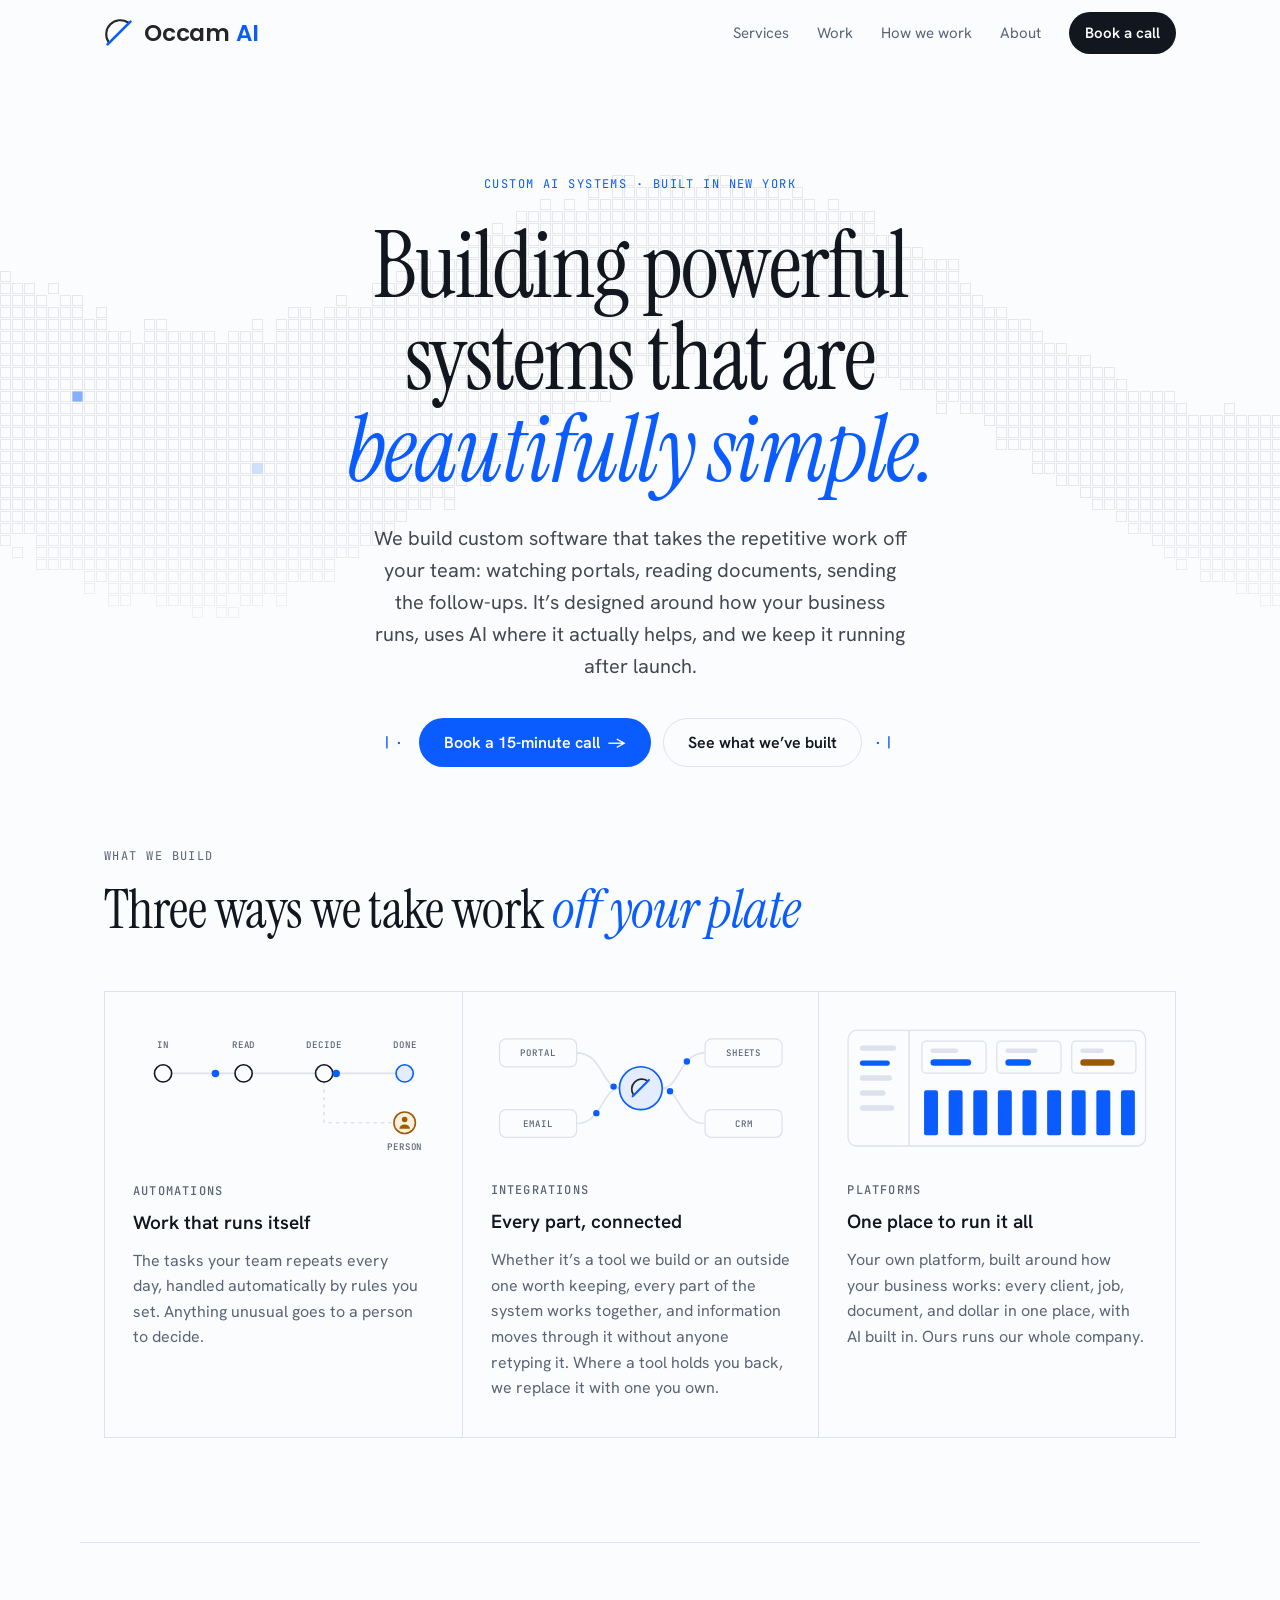
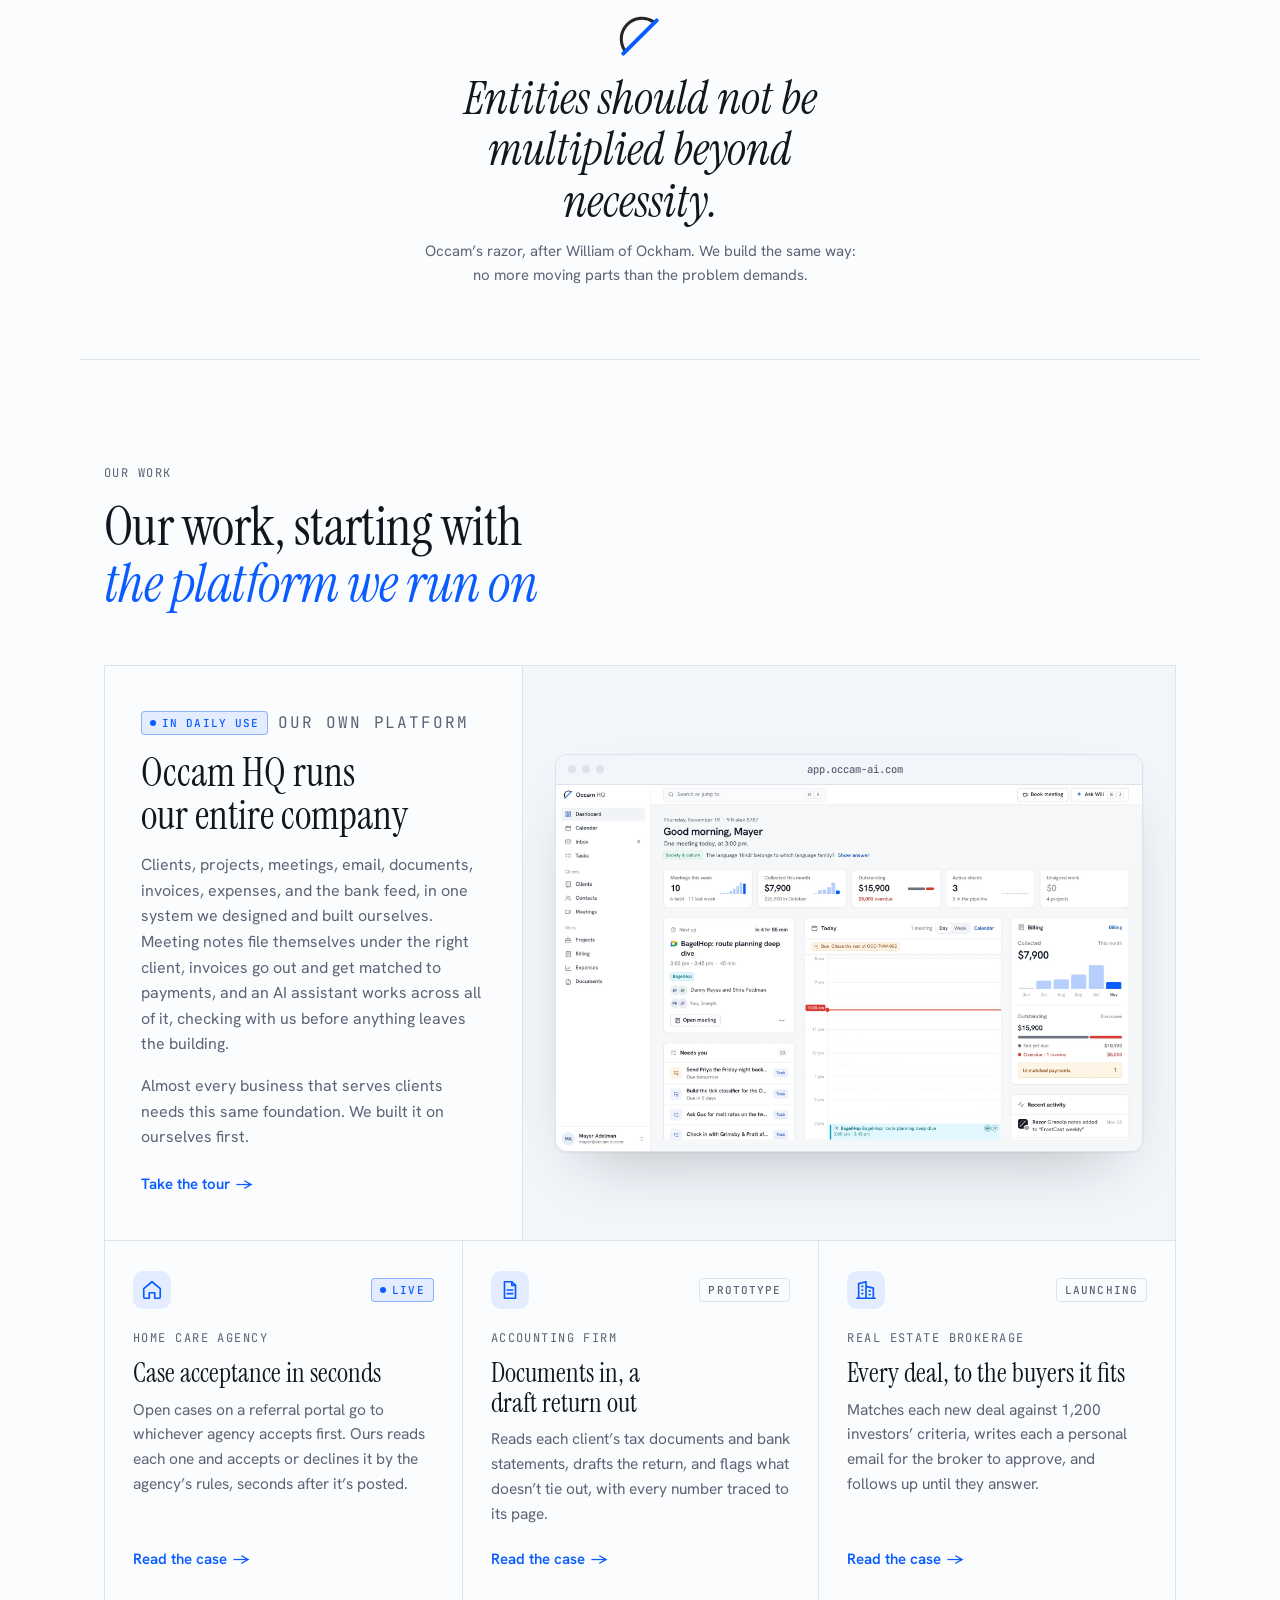
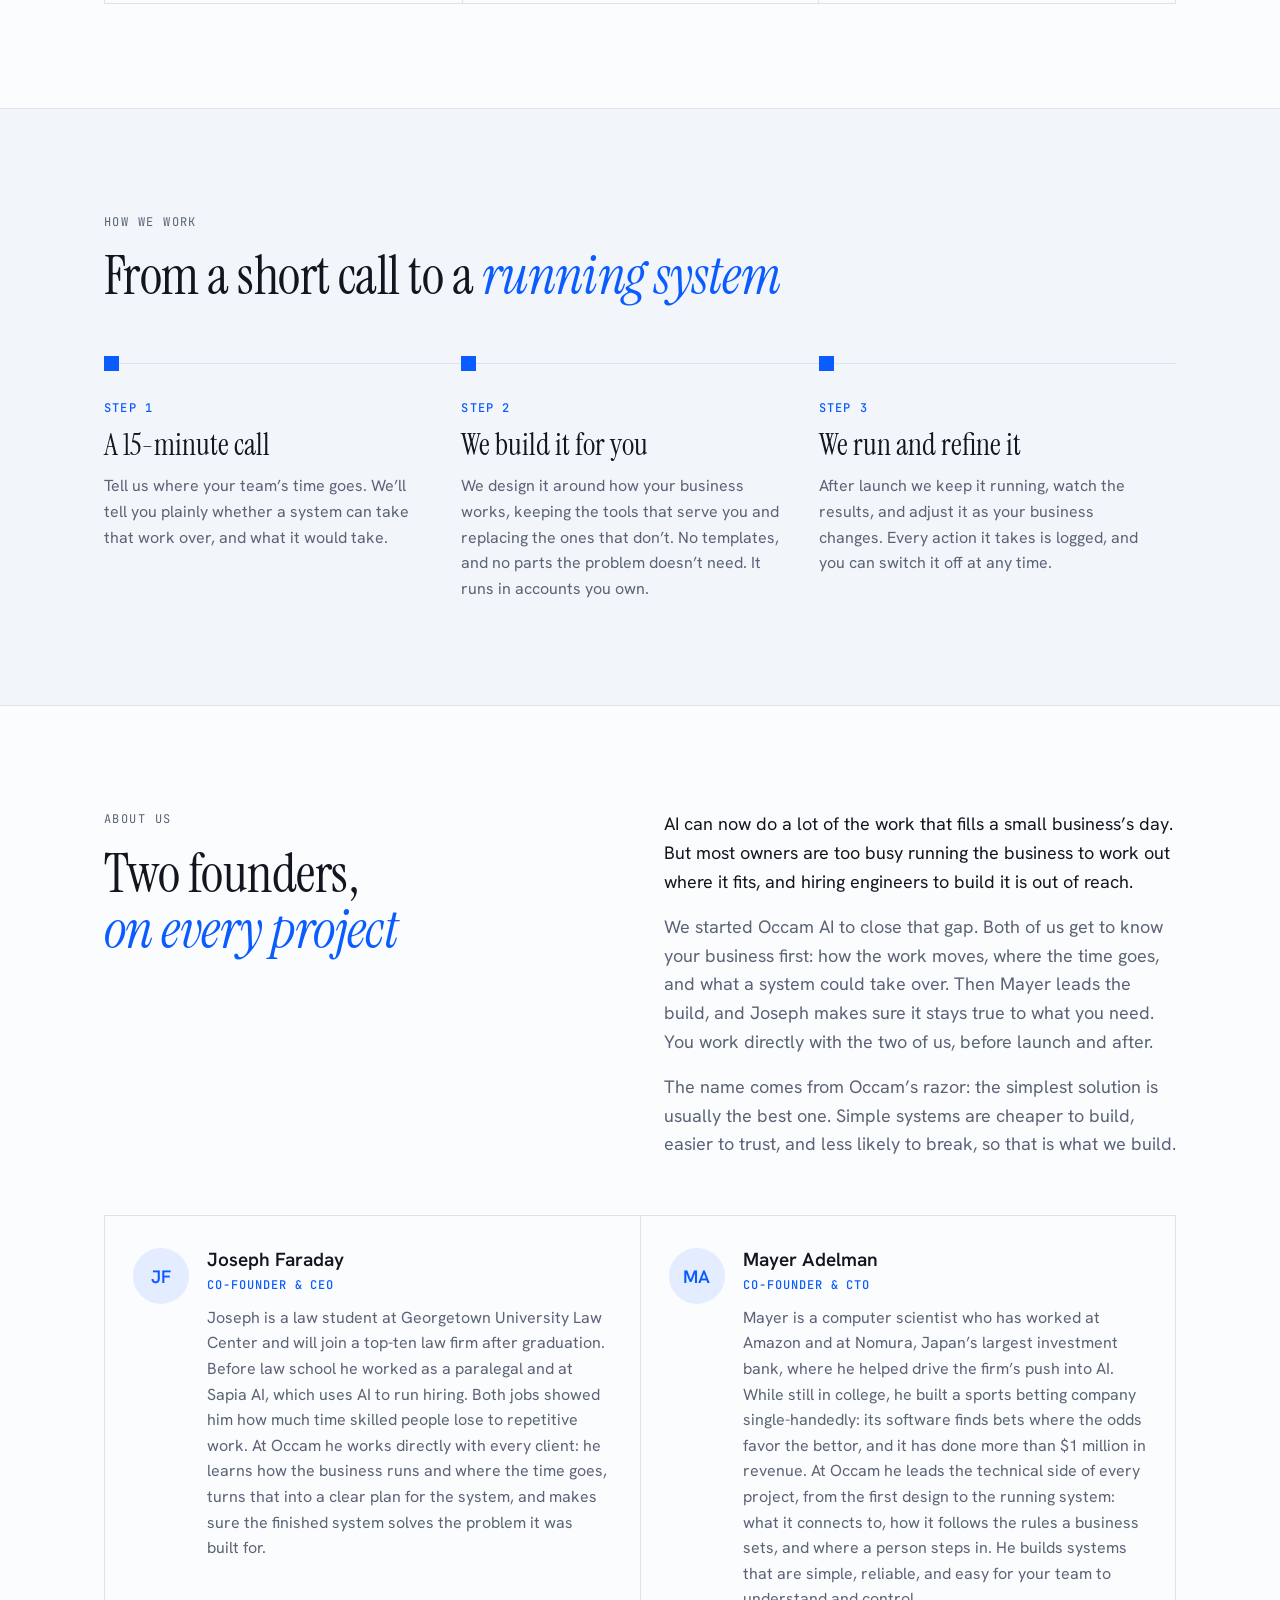
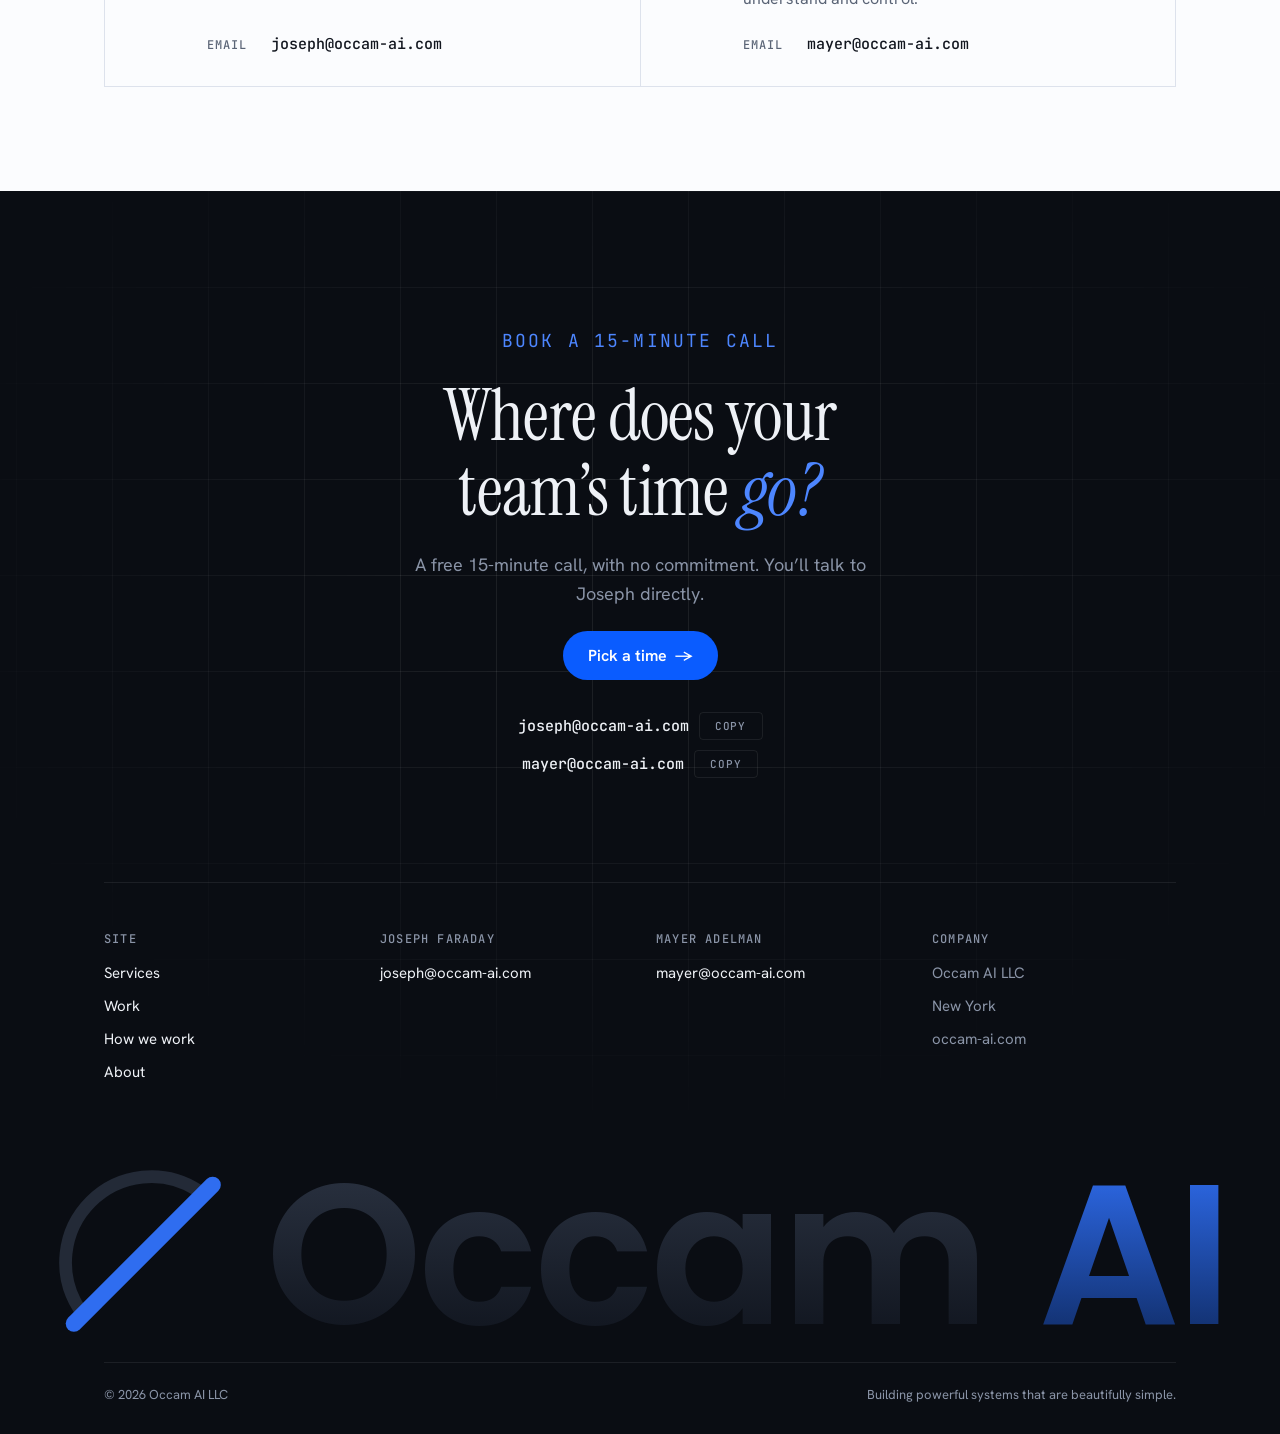
<file: index.html>
<!doctype html>
<html lang="en">
<head>
<meta charset="utf-8">
<meta name="viewport" content="width=device-width, initial-scale=1, viewport-fit=cover">
<title>Occam AI | Custom AI systems for small and mid-sized businesses</title>
<meta name="description" content="Occam AI builds and runs custom AI systems that take repetitive work off small and mid-sized businesses: automations, integrations, and custom platforms. Based in New York.">
<meta property="og:title" content="Occam AI | Building powerful systems that are beautifully simple">
<meta property="og:description" content="Custom AI systems that take repetitive work off small and mid-sized businesses: automations, integrations, and custom platforms.">
<meta property="og:type" content="website">
<meta property="og:url" content="https://occam-ai.com/">
<meta property="og:site_name" content="Occam AI">
<meta property="og:image" content="https://occam-ai.com/brand/occam-og.png">
<meta property="og:image:width" content="1200">
<meta property="og:image:height" content="630">
<meta property="og:image:alt" content="Occam AI: building powerful systems that are beautifully simple.">
<meta name="twitter:card" content="summary_large_image">
<meta name="twitter:image" content="https://occam-ai.com/brand/occam-og.png">
<link rel="canonical" href="https://occam-ai.com/">
<meta name="theme-color" content="#fbfcfe" media="(prefers-color-scheme: light)">
<meta name="theme-color" content="#0c0f15" media="(prefers-color-scheme: dark)">
<link rel="apple-touch-icon" href="/brand/occam-mark-dark-1024.png">
<script type="application/ld+json">{"@context":"https://schema.org","@type":"Organization","name":"Occam AI","legalName":"Occam AI LLC","url":"https://occam-ai.com/","logo":"https://occam-ai.com/brand/occam-mark-dark-1024.png","email":"joseph@occam-ai.com","address":{"@type":"PostalAddress","addressRegion":"NY","addressCountry":"US"}}</script>
<link rel="icon" href="data:image/svg+xml,%3Csvg xmlns=%27http://www.w3.org/2000/svg%27 viewBox=%270 0 100 100%27%3E%3Cpath d=%27M80 15 A47 47 0 0 0 15 80%27 fill=%27none%27 stroke=%27%23262626%27 stroke-width=%278%27 stroke-linecap=%27round%27/%3E%3Cline x1=%2788%27 y1=%2712%27 x2=%2712%27 y2=%2788%27 stroke=%27%230a5cff%27 stroke-width=%2710%27 stroke-linecap=%27round%27/%3E%3C/svg%3E">
<link rel="preconnect" href="https://fonts.googleapis.com">
<link rel="preconnect" href="https://fonts.gstatic.com" crossorigin>
<link rel="stylesheet" href="https://fonts.googleapis.com/css2?family=Poppins:wght@600&family=Hanken+Grotesk:wght@400;500;600;700&family=Instrument+Serif:ital@0;1&family=JetBrains+Mono:wght@400;500&display=swap">
<link rel="stylesheet" href="/site.css">
</head>
<body>
<a class="skip" href="#top">Skip to content</a>

<header class="nav">
  <div class="wrap">
    <a class="wordmark" href="#top" aria-label="Occam AI home"><svg class="mark" viewBox="0 0 100 100" aria-hidden="true"><path d="M80 15 A47 47 0 0 0 15 80" fill="none" stroke="currentColor" stroke-width="7" stroke-linecap="round"/><line x1="88" y1="12" x2="12" y2="88" stroke="var(--accent)" stroke-width="9" stroke-linecap="round"/></svg><b>Occam</b> <span>AI</span></a>
    <nav aria-label="Main">
      <a href="#services">Services</a>
      <a href="#work">Work</a>
      <a href="#process">How we work</a>
      <a href="#about">About</a>
      <a class="nav-cta" href="https://calendar.google.com/calendar/appointments/schedules/AcZssZ1BsZFPQtZ1KyxTqXxMqfq23Ot45t5nYzURJD05WegzdyhnSSpEqZoWFcHmvjwesI8s2moPnXZu" target="_blank" rel="noopener">Book a call</a>
    </nav>
  </div>
</header>

<main id="top">
  <section class="hero" id="hero">
    <canvas id="grid" aria-hidden="true"></canvas>
    <div class="wrap">
      <div class="hero-inner">
        <p class="eyebrow blue">Custom AI systems &middot; Built in New York</p>
        <h1>Building powerful systems that are <em>beautifully simple.</em></h1>
        <p class="lede">We build custom software that takes the repetitive work off your team: watching portals, reading documents, sending the follow-ups. It&rsquo;s designed around how your business runs, uses AI where it actually helps, and we keep it running after launch.</p>
        <div class="actions">
          <span class="ticks" aria-hidden="true">|&middot;</span>
          <a class="btn btn-primary" href="https://calendar.google.com/calendar/appointments/schedules/AcZssZ1BsZFPQtZ1KyxTqXxMqfq23Ot45t5nYzURJD05WegzdyhnSSpEqZoWFcHmvjwesI8s2moPnXZu" target="_blank" rel="noopener">Book a 15-minute call <span class="arrow" aria-hidden="true">&rarr;</span></a>
          <a class="btn btn-ghost" href="#work">See what we&rsquo;ve built</a>
          <span class="ticks" aria-hidden="true">&middot;|</span>
        </div>
      </div>
    </div>
  </section>

  <section id="services">
    <div class="wrap">
      <div class="section-head reveal">
        <p class="eyebrow">What we build</p>
        <h2>Three ways we take work <em>off your plate</em></h2>
      </div>
      <div class="services reveal">
        <div class="service">
          <svg class="viz" viewBox="0 0 280 120" aria-hidden="true">
            <text x="28" y="22" text-anchor="middle">IN</text><text x="103" y="22" text-anchor="middle">READ</text><text x="178" y="22" text-anchor="middle">DECIDE</text><text x="253" y="22" text-anchor="middle">DONE</text>
            <path class="wire" d="M28 46 H253"/><path class="wire d" d="M178 54 V92 H243"/>
            <circle class="node" cx="28" cy="46" r="8"/><circle class="node" cx="103" cy="46" r="8"/><circle class="node" cx="178" cy="46" r="8"/><circle class="node b" cx="253" cy="46" r="8"/>
            <circle class="node a" cx="253" cy="92" r="10"/><circle class="filla" cx="253" cy="89" r="2.6"/><path class="filla" d="M248 97.5a5 4 0 0 1 10 0z"/>
            <text x="253" y="117" text-anchor="middle">PERSON</text>
            <circle class="fillb" r="3.5"><animateMotion dur="3s" repeatCount="indefinite" path="M28 46 H253"/></circle>
            <circle class="fillb" r="3.5" opacity="0"><set attributeName="opacity" to="1" begin="1.5s"/><animateMotion dur="3s" begin="1.5s" repeatCount="indefinite" path="M28 46 H253"/></circle>
            <circle class="filla" r="3.5" opacity="0"><animateMotion dur="9s" begin="2.2s" repeatCount="indefinite" path="M28 46 H178 V92 H243" keyPoints="0;1;1" keyTimes="0;.42;1" calcMode="linear"/><animate attributeName="opacity" dur="9s" begin="2.2s" repeatCount="indefinite" values="1;1;0;0" keyTimes="0;.42;.5;1"/></circle>
          </svg>
          <p class="label">Automations</p>
          <h3>Work that runs itself</h3>
          <p>The tasks your team repeats every day, handled automatically by rules you set. Anything unusual goes to a person to decide.</p>
        </div>
        <div class="service">
          <svg class="viz" viewBox="0 0 280 120" aria-hidden="true">
            <path class="wire" d="M80 27 C104 27 104 60 120 60"/><path class="wire" d="M80 93 C104 93 104 60 120 60"/><path class="wire" d="M200 27 C176 27 176 60 160 60"/><path class="wire" d="M200 93 C176 93 176 60 160 60"/>
            <rect class="box" x="8" y="14" width="72" height="26" rx="6"/><text x="44" y="30" text-anchor="middle">PORTAL</text>
            <rect class="box" x="8" y="80" width="72" height="26" rx="6"/><text x="44" y="96" text-anchor="middle">EMAIL</text>
            <rect class="box" x="200" y="14" width="72" height="26" rx="6"/><text x="236" y="30" text-anchor="middle">SHEETS</text>
            <rect class="box" x="200" y="80" width="72" height="26" rx="6"/><text x="236" y="96" text-anchor="middle">CRM</text>
            <circle class="node b" cx="140" cy="60" r="20"/>
            <g transform="translate(130 50) scale(.2)"><path d="M80 15 A47 47 0 0 0 15 80" fill="none" stroke="var(--ink)" stroke-width="8" stroke-linecap="round"/><line x1="88" y1="12" x2="12" y2="88" stroke="var(--accent)" stroke-width="10" stroke-linecap="round"/></g>
            <circle class="fillb" r="3"><animateMotion dur="2.4s" repeatCount="indefinite" path="M80 27 C104 27 104 60 120 60"/></circle>
            <circle class="fillb" r="3" opacity="0"><set attributeName="opacity" to="1" begin=".6s"/><animateMotion dur="2.4s" begin=".6s" repeatCount="indefinite" path="M160 60 C176 60 176 27 200 27"/></circle>
            <circle class="fillb" r="3" opacity="0"><set attributeName="opacity" to="1" begin="1.2s"/><animateMotion dur="2.4s" begin="1.2s" repeatCount="indefinite" path="M80 93 C104 93 104 60 120 60"/></circle>
            <circle class="fillb" r="3" opacity="0"><set attributeName="opacity" to="1" begin="1.8s"/><animateMotion dur="2.4s" begin="1.8s" repeatCount="indefinite" path="M160 60 C176 60 176 93 200 93"/></circle>
          </svg>
          <p class="label">Integrations</p>
          <h3>Every part, connected</h3>
          <p>Whether it&rsquo;s a tool we build or an outside one worth keeping, every part of the system works together, and information moves through it without anyone retyping it. Where a tool holds you back, we replace it with one you own.</p>
        </div>
        <div class="service">
          <svg class="viz" viewBox="0 0 280 120" aria-hidden="true">
            <rect class="box" x="1" y="6" width="278" height="108" rx="8"/><path class="wire" d="M58 6 V114"/>
            <rect class="soft" x="12" y="20" width="34" height="5" rx="2.5"/><rect class="fillb" x="12" y="34" width="28" height="5" rx="2.5"/><rect class="soft" x="12" y="48" width="30" height="5" rx="2.5"/><rect class="soft" x="12" y="62" width="24" height="5" rx="2.5"/><rect class="soft" x="12" y="76" width="32" height="5" rx="2.5"/>
            <rect class="box" x="70" y="16" width="60" height="30" rx="4"/><rect class="soft" x="78" y="23" width="26" height="4" rx="2"/><rect class="fillb" x="78" y="33" width="38" height="6" rx="3"/>
            <rect class="box" x="140" y="16" width="60" height="30" rx="4"/><rect class="soft" x="148" y="23" width="30" height="4" rx="2"/><rect class="fillb" x="148" y="33" width="24" height="6" rx="3"/>
            <rect class="box" x="210" y="16" width="60" height="30" rx="4"/><rect class="soft" x="218" y="23" width="22" height="4" rx="2"/><rect class="filla" x="218" y="33" width="32" height="6" rx="3"/>
            <rect class="bar" x="72" y="62" width="13" height="42" rx="2" style="--a:0.4;--b:0.8;animation-delay:-0.00s"/><rect class="bar" x="95" y="62" width="13" height="42" rx="2" style="--a:0.6;--b:0.9;animation-delay:-0.45s"/><rect class="bar" x="118" y="62" width="13" height="42" rx="2" style="--a:0.35;--b:0.7;animation-delay:-0.90s"/><rect class="bar" x="141" y="62" width="13" height="42" rx="2" style="--a:0.7;--b:1;animation-delay:-1.35s"/><rect class="bar" x="164" y="62" width="13" height="42" rx="2" style="--a:0.5;--b:0.75;animation-delay:-1.80s"/><rect class="bar" x="187" y="62" width="13" height="42" rx="2" style="--a:0.8;--b:0.95;animation-delay:-2.25s"/><rect class="bar" x="210" y="62" width="13" height="42" rx="2" style="--a:0.45;--b:0.85;animation-delay:-2.70s"/><rect class="bar" x="233" y="62" width="13" height="42" rx="2" style="--a:0.65;--b:1;animation-delay:-3.15s"/><rect class="bar" x="256" y="62" width="13" height="42" rx="2" style="--a:0.55;--b:0.9;animation-delay:-3.60s"/>
          </svg>
          <p class="label">Platforms</p>
          <h3>One place to run it all</h3>
          <p>Your own platform, built around how your business works: every client, job, document, and dollar in one place, with AI built in. Ours runs our whole company.</p>
        </div>
      </div>
    </div>
  </section>

  <section class="razor" aria-label="Our name">
    <div class="wrap reveal">
      <svg viewBox="0 0 100 100" aria-hidden="true"><path d="M80 15 A47 47 0 0 0 15 80" fill="none" stroke="currentColor" stroke-width="7" stroke-linecap="round"/><line x1="88" y1="12" x2="12" y2="88" stroke="var(--accent)" stroke-width="9" stroke-linecap="round"/></svg>
      <blockquote>
        <q>Entities should not be multiplied beyond necessity.</q>
        <cite>Occam&rsquo;s razor, after William of Ockham. We build the same way: no more moving parts than the problem demands.</cite>
      </blockquote>
    </div>
  </section>

  <section id="work" class="work">
    <div class="wrap">
      <div class="section-head reveal">
        <p class="eyebrow">Our work</p>
        <h2>Our work, starting with <em>the platform we run on</em></h2>
      </div>

      <article class="feature reveal">
        <div class="feature-info">
          <div class="case-meta"><span class="tag live">In daily use</span><p class="eyebrow">Our own platform</p></div>
          <h3>Occam HQ runs our entire company</h3>
          <p>Clients, projects, meetings, email, documents, invoices, expenses, and the bank feed, in one system we designed and built ourselves. Meeting notes file themselves under the right client, invoices go out and get matched to payments, and an AI assistant works across all of it, checking with us before anything leaves the building.</p>
          <p>Almost every business that serves clients needs this same foundation. We built it on ourselves first.</p>
          <a class="more" href="/work/occam-hq/">Take the tour <span class="arrow" aria-hidden="true">&rarr;</span></a>
        </div>
        <div class="feature-shot">
          <a class="shot" href="/work/occam-hq/" aria-label="Take the tour of Occam HQ">
            <div class="shot-frame">
              <div class="shot-bar"><i></i><i></i><i></i><span>app.occam-ai.com</span></div>
              <picture>
                <source srcset="/img/hq/dashboard-dark.webp" media="(prefers-color-scheme: dark)">
                <img src="/img/hq/dashboard-light.webp" width="1440" height="900" alt="The Occam HQ dashboard, on demo data" loading="lazy" decoding="async">
              </picture>
            </div>
          </a>
        </div>
      </article>

      <div class="projects">
        <a class="proj reveal" href="/work/home-care/">
          <div class="proj-top"><svg viewBox="0 0 24 24" aria-hidden="true"><path d="M3 10.5 12 3l9 7.5V20a1 1 0 0 1-1 1h-5v-6H9v6H4a1 1 0 0 1-1-1z"/></svg><span class="tag live">Live</span></div>
          <p class="eyebrow">Home care agency</p>
          <h3>Case acceptance in seconds</h3>
          <p>Open cases on a referral portal go to whichever agency accepts first. Ours reads each one and accepts or declines it by the agency&rsquo;s rules, seconds after it&rsquo;s posted.</p>
          <span class="more">Read the case <span class="arrow" aria-hidden="true">&rarr;</span></span>
        </a>
        <a class="proj reveal" href="/work/accounting/">
          <div class="proj-top"><svg viewBox="0 0 24 24" aria-hidden="true"><path d="M6 3h8l4 4v14H6z"/><path d="M14 3v4h4M9 12h6M9 16h6"/></svg><span class="tag">Prototype</span></div>
          <p class="eyebrow">Accounting firm</p>
          <h3>Documents in, a draft return out</h3>
          <p>Reads each client&rsquo;s tax documents and bank statements, drafts the return, and flags what doesn&rsquo;t tie out, with every number traced to its page.</p>
          <span class="more">Read the case <span class="arrow" aria-hidden="true">&rarr;</span></span>
        </a>
        <a class="proj reveal" href="/work/real-estate/">
          <div class="proj-top"><svg viewBox="0 0 24 24" aria-hidden="true"><path d="M4 21V5l8-2v18M12 8l8 2v11M2 21h20M7.5 8h1M7.5 12h1M7.5 16h1M15.5 13h1M15.5 17h1"/></svg><span class="tag">Launching</span></div>
          <p class="eyebrow">Real estate brokerage</p>
          <h3>Every deal, to the buyers it fits</h3>
          <p>Matches each new deal against 1,200 investors&rsquo; criteria, writes each a personal email for the broker to approve, and follows up until they answer.</p>
          <span class="more">Read the case <span class="arrow" aria-hidden="true">&rarr;</span></span>
        </a>
      </div>
    </div>
  </section>

  <section id="process" class="alt">
    <div class="wrap">
      <div class="section-head reveal">
        <p class="eyebrow">How we work</p>
        <h2>From a short call to a <em>running system</em></h2>
      </div>
      <ol class="steps reveal">
        <li><span class="when">Step 1</span><h3>A 15-minute call</h3><p>Tell us where your team&rsquo;s time goes. We&rsquo;ll tell you plainly whether a system can take that work over, and what it would take.</p></li>
        <li><span class="when">Step 2</span><h3>We build it for you</h3><p>We design it around how your business works, keeping the tools that serve you and replacing the ones that don&rsquo;t. No templates, and no parts the problem doesn&rsquo;t need. It runs in accounts you own.</p></li>
        <li><span class="when">Step 3</span><h3>We run and refine it</h3><p>After launch we keep it running, watch the results, and adjust it as your business changes. Every action it takes is logged, and you can switch it off at any time.</p></li>
      </ol>
    </div>
  </section>

  <section id="about" aria-labelledby="about-h">
    <div class="wrap about">
      <div class="about-story reveal">
        <div class="head">
          <p class="eyebrow">About us</p>
          <h2 id="about-h">Two founders, <em>on every project</em></h2>
        </div>
        <div class="story">
          <p>AI can now do a lot of the work that fills a small business&rsquo;s day. But most owners are too busy running the business to work out where it fits, and hiring engineers to build it is out of reach.</p>
          <p>We started Occam AI to close that gap. Both of us get to know your business first: how the work moves, where the time goes, and what a system could take over. Then Mayer leads the build, and Joseph makes sure it stays true to what you need. You work directly with the two of us, before launch and after.</p>
          <p>The name comes from Occam&rsquo;s razor: the simplest solution is usually the best one. Simple systems are cheaper to build, easier to trust, and less likely to break, so that is what we build.</p>
        </div>
      </div>
      <div class="team reveal">
        <article class="person">
          <div class="initials"><span aria-hidden="true">JF</span><img src="https://app.occam-ai.com/api/team/joseph.jpg" alt="Joseph Faraday" width="56" height="56" loading="lazy" decoding="async" onerror="this.remove()"></div>
          <div class="person-body">
            <h3>Joseph Faraday</h3>
            <p class="role">Co-Founder &amp; CEO</p>
            <p>Joseph is a law student at Georgetown University Law Center and will join a top-ten law firm after graduation. Before law school he worked as a paralegal and at Sapia AI, which uses AI to run hiring. Both jobs showed him how much time skilled people lose to repetitive work. At Occam he works directly with every client: he learns how the business runs and where the time goes, turns that into a clear plan for the system, and makes sure the finished system solves the problem it was built for.</p>
            <dl class="contact-lines">
              <div><dt>Email</dt><dd><a href="mailto:joseph@occam-ai.com">joseph@occam-ai.com</a></dd></div>
            </dl>
          </div>
        </article>
        <article class="person">
          <div class="initials"><span aria-hidden="true">MA</span><img src="https://app.occam-ai.com/api/team/mayer.jpg" alt="Mayer Adelman" width="56" height="56" loading="lazy" decoding="async" onerror="this.remove()"></div>
          <div class="person-body">
            <h3>Mayer Adelman</h3>
            <p class="role">Co-Founder &amp; CTO</p>
            <p>Mayer is a computer scientist who has worked at Amazon and at Nomura, Japan&rsquo;s largest investment bank, where he helped drive the firm&rsquo;s push into AI. While still in college, he built a sports betting company single-handedly: its software finds bets where the odds favor the bettor, and it has done more than $1 million in revenue. At Occam he leads the technical side of every project, from the first design to the running system: what it connects to, how it follows the rules a business sets, and where a person steps in. He builds systems that are simple, reliable, and easy for your team to understand and control.</p>
            <dl class="contact-lines">
              <div><dt>Email</dt><dd><a href="mailto:mayer@occam-ai.com">mayer@occam-ai.com</a></dd></div>
            </dl>
          </div>
        </article>
      </div>
    </div>
  </section>

  <section id="contact" class="closing">
    <div class="wrap">
      <div class="cta reveal">
        <p class="eyebrow" style="color:var(--d-accent)">Book a 15-minute call</p>
        <h2>Where does your team&rsquo;s time <em>go?</em></h2>
        <p>A free 15-minute call, with no commitment. You&rsquo;ll talk to Joseph directly.</p>
        <a class="btn btn-primary" href="https://calendar.google.com/calendar/appointments/schedules/AcZssZ1BsZFPQtZ1KyxTqXxMqfq23Ot45t5nYzURJD05WegzdyhnSSpEqZoWFcHmvjwesI8s2moPnXZu" target="_blank" rel="noopener">Pick a time <span class="arrow" aria-hidden="true">&rarr;</span></a>
        <div class="email-list">
          <div class="email-row">
            <a class="email" href="mailto:joseph@occam-ai.com">joseph@occam-ai.com</a>
            <button class="copy" type="button" data-copy="joseph@occam-ai.com" aria-label="Copy Joseph's email">Copy</button>
          </div>
          <div class="email-row">
            <a class="email" href="mailto:mayer@occam-ai.com">mayer@occam-ai.com</a>
            <button class="copy" type="button" data-copy="mayer@occam-ai.com" aria-label="Copy Mayer's email">Copy</button>
          </div>
        </div>
      </div>

      <footer>
        <div class="foot-cols">
          <div>
            <h4>Site</h4>
            <ul>
              <li><a href="#services">Services</a></li>
              <li><a href="#work">Work</a></li>
              <li><a href="#process">How we work</a></li>
              <li><a href="#about">About</a></li>
            </ul>
          </div>
          <div>
            <h4>Joseph Faraday</h4>
            <ul>
              <li><a href="mailto:joseph@occam-ai.com">joseph@occam-ai.com</a></li>
            </ul>
          </div>
          <div>
            <h4>Mayer Adelman</h4>
            <ul>
              <li><a href="mailto:mayer@occam-ai.com">mayer@occam-ai.com</a></li>
            </ul>
          </div>
          <div>
            <h4>Company</h4>
            <ul>
              <li>Occam AI LLC</li>
              <li>New York</li>
              <li>occam-ai.com</li>
            </ul>
          </div>
        </div>
        <div class="bigmark" aria-hidden="true">
          <svg viewBox="0 0 100 100"><path d="M80 15 A47 47 0 0 0 15 80" fill="none" stroke="currentColor" stroke-width="7" stroke-linecap="round"/><line x1="88" y1="12" x2="12" y2="88" stroke="#2f6df0" stroke-width="9" stroke-linecap="round"/></svg>
          <span class="o">Occam</span><span class="a">AI</span>
        </div>
        <div class="legal">
          <span>&copy; <span id="year">2026</span> Occam AI LLC</span>
          <span>Building powerful systems that are beautifully simple.</span>
        </div>
      </footer>
    </div>
  </section>
</main>

<script src="/site.js"></script>
</body>
</html>
</file>
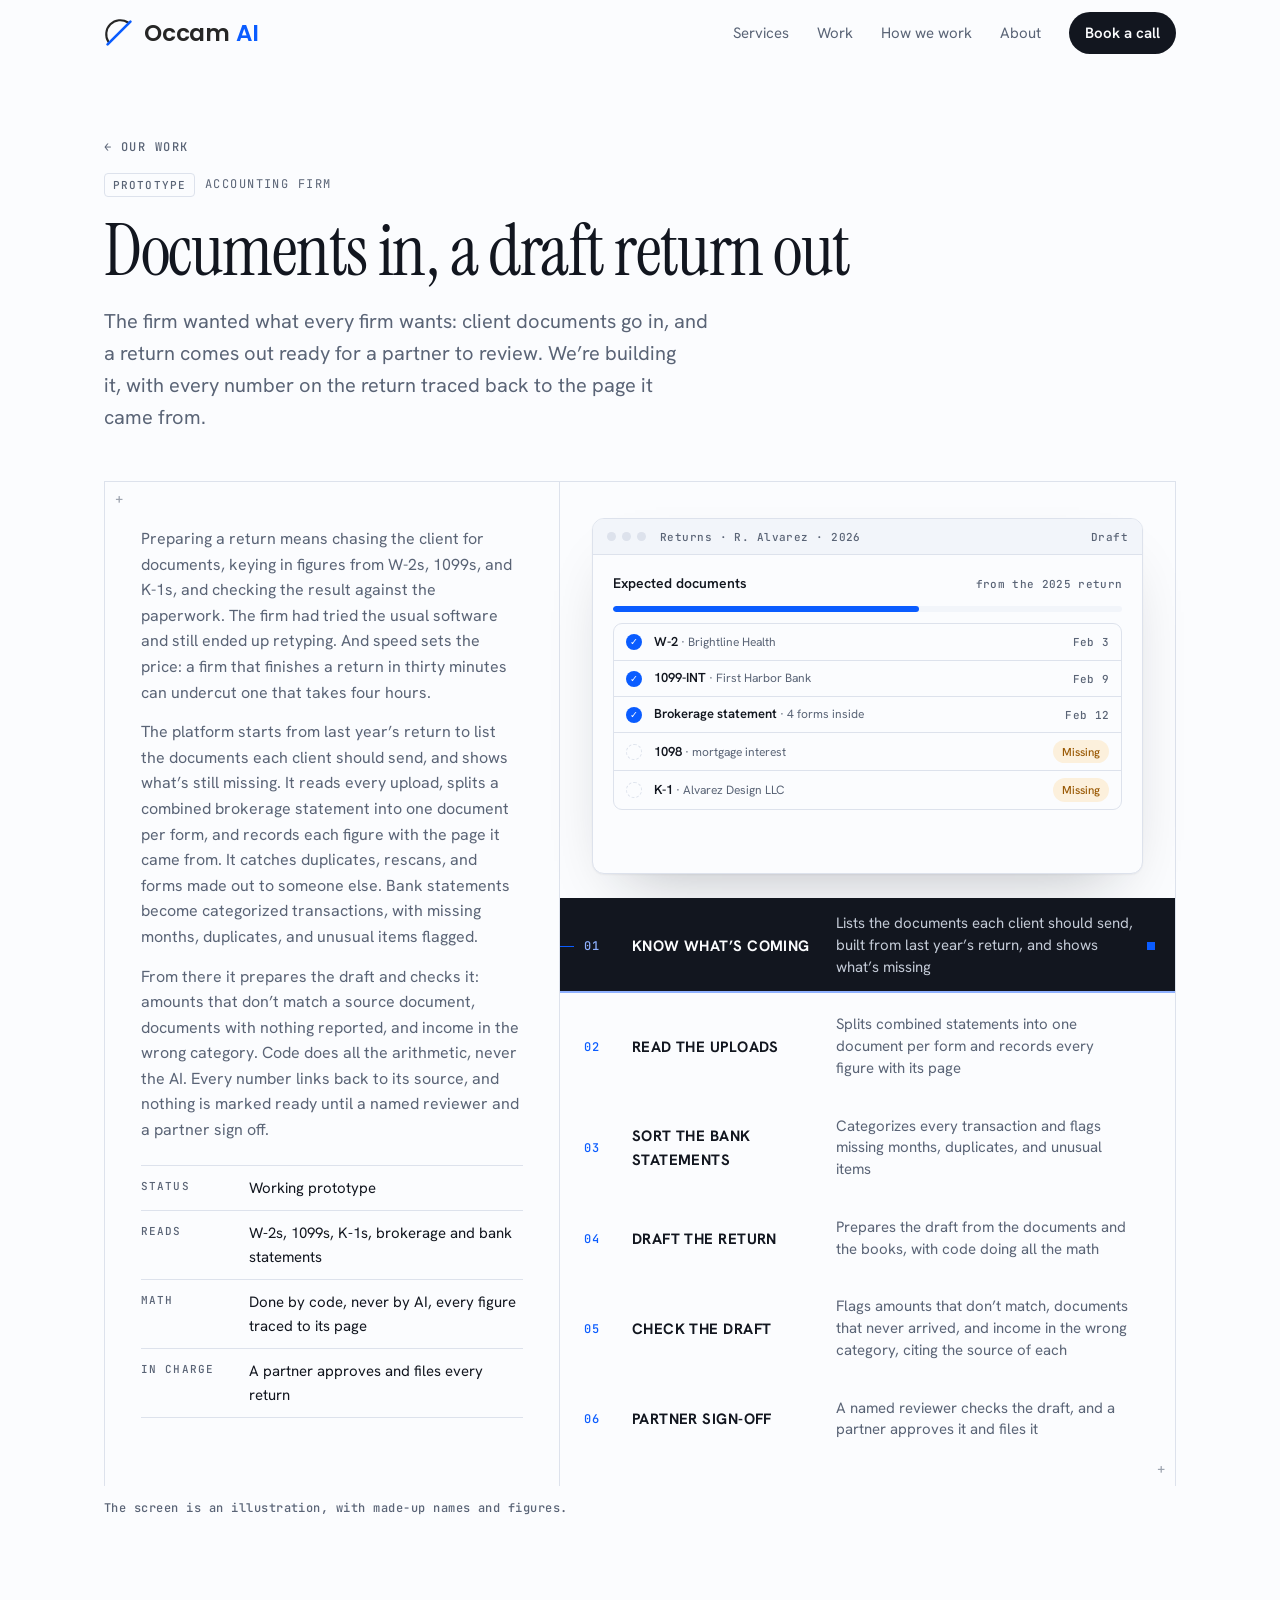
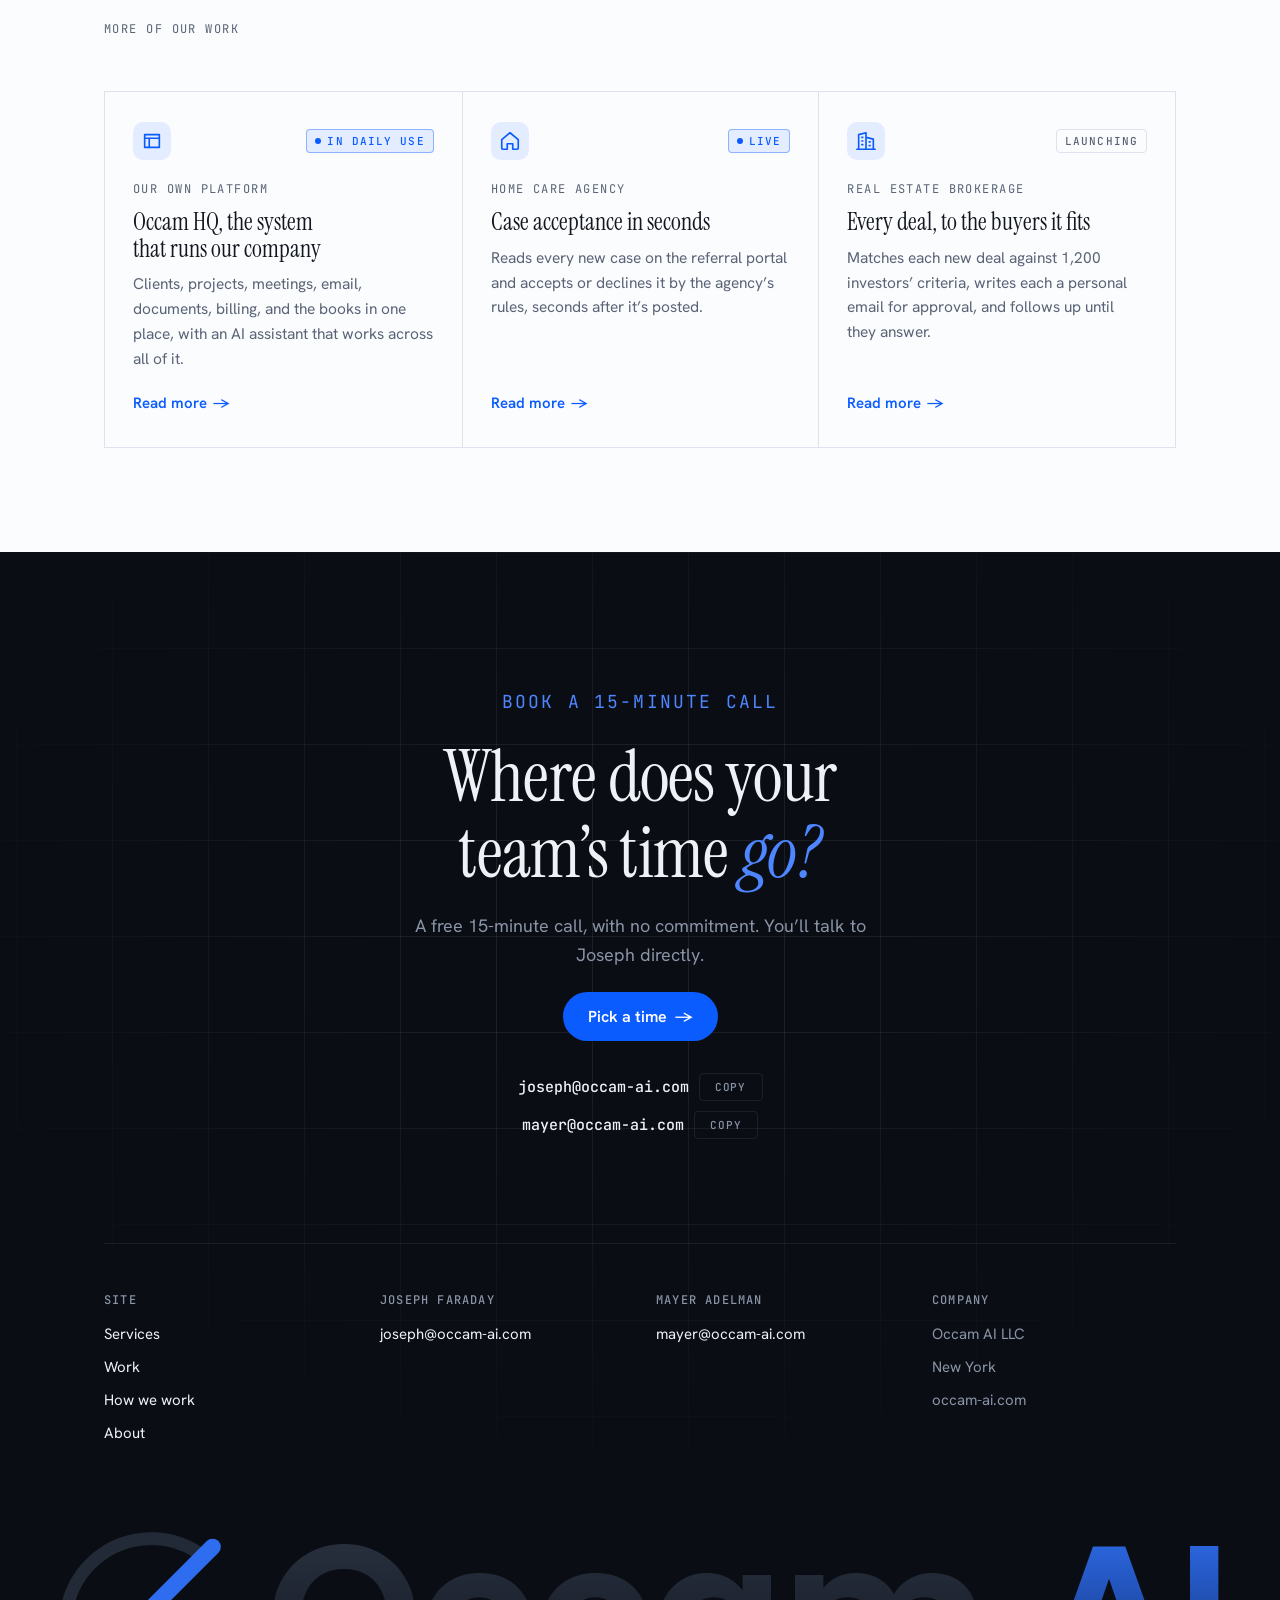
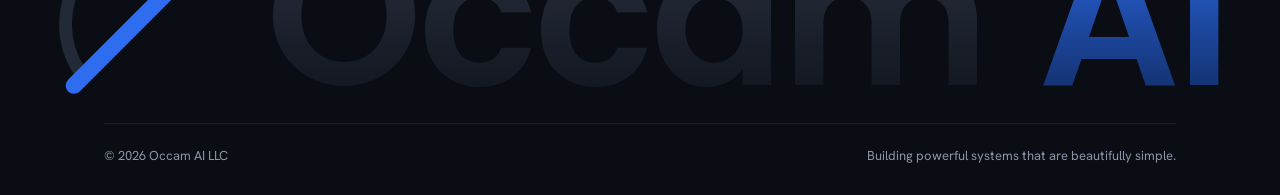
<file: work/accounting/index.html>
<!doctype html>
<html lang="en">
<head>
<meta charset="utf-8">
<meta name="viewport" content="width=device-width, initial-scale=1, viewport-fit=cover">
<title>Tax returns for an accounting firm | Occam AI</title>
<meta name="description" content="The firm wanted what every firm wants: client documents go in, and a return comes out ready for a partner to review. We're building it, with every number on the return traced back to the page it came from.">
<meta property="og:title" content="Tax returns for an accounting firm | Occam AI">
<meta property="og:description" content="The firm wanted what every firm wants: client documents go in, and a return comes out ready for a partner to review. We're building it, with every number on the return traced back to the page it came from.">
<meta property="og:type" content="article">
<meta property="og:url" content="https://occam-ai.com/work/accounting/">
<meta property="og:site_name" content="Occam AI">
<meta property="og:image" content="https://occam-ai.com/brand/occam-og.png">
<meta name="twitter:card" content="summary_large_image">
<link rel="canonical" href="https://occam-ai.com/work/accounting/">
<meta name="theme-color" content="#fbfcfe" media="(prefers-color-scheme: light)">
<meta name="theme-color" content="#0c0f15" media="(prefers-color-scheme: dark)">
<link rel="apple-touch-icon" href="/brand/occam-mark-dark-1024.png">
<link rel="icon" href="data:image/svg+xml,%3Csvg xmlns=%27http://www.w3.org/2000/svg%27 viewBox=%270 0 100 100%27%3E%3Cpath d=%27M80 15 A47 47 0 0 0 15 80%27 fill=%27none%27 stroke=%27%23262626%27 stroke-width=%278%27 stroke-linecap=%27round%27/%3E%3Cline x1=%2788%27 y1=%2712%27 x2=%2712%27 y2=%2788%27 stroke=%27%230a5cff%27 stroke-width=%2710%27 stroke-linecap=%27round%27/%3E%3C/svg%3E">
<link rel="preconnect" href="https://fonts.googleapis.com">
<link rel="preconnect" href="https://fonts.gstatic.com" crossorigin>
<link rel="stylesheet" href="https://fonts.googleapis.com/css2?family=Poppins:wght@600&family=Hanken+Grotesk:wght@400;500;600;700&family=Instrument+Serif:ital@0;1&family=JetBrains+Mono:wght@400;500&display=swap">
<link rel="stylesheet" href="/site.css">
</head>
<body>
<a class="skip" href="#top">Skip to content</a>

<header class="nav">
  <div class="wrap">
    <a class="wordmark" href="/" aria-label="Occam AI home"><svg class="mark" viewBox="0 0 100 100" aria-hidden="true"><path d="M80 15 A47 47 0 0 0 15 80" fill="none" stroke="currentColor" stroke-width="7" stroke-linecap="round"/><line x1="88" y1="12" x2="12" y2="88" stroke="var(--accent)" stroke-width="9" stroke-linecap="round"/></svg><b>Occam</b> <span>AI</span></a>
    <nav aria-label="Main">
      <a href="/#services">Services</a>
      <a href="/#work">Work</a>
      <a href="/#process">How we work</a>
      <a href="/#about">About</a>
      <a class="nav-cta" href="https://calendar.google.com/calendar/appointments/schedules/AcZssZ1BsZFPQtZ1KyxTqXxMqfq23Ot45t5nYzURJD05WegzdyhnSSpEqZoWFcHmvjwesI8s2moPnXZu" target="_blank" rel="noopener">Book a call</a>
    </nav>
  </div>
</header>

<main id="top">
  <div class="wrap">
    <div class="page-head">
      <a class="crumb" href="/#work">&larr; Our work</a>
      <div class="case-meta"><span class="tag">Prototype</span><p class="eyebrow">Accounting firm</p></div>
      <h1>Documents in, a draft return out</h1>
      <p class="lede">The firm wanted what every firm wants: client documents go in, and a return comes out ready for a partner to review. We&rsquo;re building it, with every number on the return traced back to the page it came from.</p>
    </div>
  </div>

  <section class="work page-case">
    <div class="wrap">
      <article class="case reveal">
        <div class="case-info">
          <div class="sticky">
            <p>Preparing a return means chasing the client for documents, keying in figures from W-2s, 1099s, and K-1s, and checking the result against the paperwork. The firm had tried the usual software and still ended up retyping. And speed sets the price: a firm that finishes a return in thirty minutes can undercut one that takes four hours.</p>
            <p>The platform starts from last year&rsquo;s return to list the documents each client should send, and shows what&rsquo;s still missing. It reads every upload, splits a combined brokerage statement into one document per form, and records each figure with the page it came from. It catches duplicates, rescans, and forms made out to someone else. Bank statements become categorized transactions, with missing months, duplicates, and unusual items flagged.</p>
            <p>From there it prepares the draft and checks it: amounts that don&rsquo;t match a source document, documents with nothing reported, and income in the wrong category. Code does all the arithmetic, never the AI. Every number links back to its source, and nothing is marked ready until a named reviewer and a partner sign off.</p>
            <dl class="case-facts">
              <div><dt>Status</dt><dd>Working prototype</dd></div>
              <div><dt>Reads</dt><dd>W-2s, 1099s, K-1s, brokerage and bank statements</dd></div>
              <div><dt>Math</dt><dd>Done by code, never by AI, every figure traced to its page</dd></div>
              <div><dt>In charge</dt><dd>A partner approves and files every return</dd></div>
            </dl>
          </div>
        </div>
        <div class="case-stage">
        <div class="screen" aria-hidden="true">
          <div class="chrome"><i></i><i></i><i></i><span class="t">Returns &middot; R. Alvarez &middot; 2026</span><span class="r">Draft</span></div>
          <div class="panes">
            <div class="pane">
              <div class="ph st"><b>Expected documents</b><span class="mono">from the 2025 return</span></div>
              <div class="track st" style="--i:1;--w:60%"><i></i></div>
              <div class="rows" style="--cols:16px minmax(0,1fr) auto">
                <div class="row st" style="--i:2"><span class="ok">&#10003;</span><span class="v">W-2 <small>&middot; Brightline Health</small></span><span class="mono">Feb 3</span></div>
                <div class="row st" style="--i:3"><span class="ok">&#10003;</span><span class="v">1099-INT <small>&middot; First Harbor Bank</small></span><span class="mono">Feb 9</span></div>
                <div class="row st" style="--i:4"><span class="ok">&#10003;</span><span class="v">Brokerage statement <small>&middot; 4 forms inside</small></span><span class="mono">Feb 12</span></div>
                <div class="row st" style="--i:5"><span class="ok o"></span><span class="v">1098 <small>&middot; mortgage interest</small></span><span class="chip a">Missing</span></div>
                <div class="row st" style="--i:6"><span class="ok o"></span><span class="v">K-1 <small>&middot; Alvarez Design LLC</small></span><span class="chip a">Missing</span></div>
              </div>
            </div>
            <div class="pane">
              <div class="ph st"><b>Brokerage statement</b><span class="chip b">Split into 4 forms</span></div>
              <div class="read">
                <div class="doc st" style="--i:1"><span class="h"></span><span style="--w:70%"></span><span style="--w:90%"></span><span></span><span style="--w:45%"></span><span style="--w:80%"></span><span style="--w:62%"></span><span></span><span style="--w:76%"></span><span style="--w:54%"></span><span style="--w:88%"></span><span style="--w:40%"></span><span style="--w:72%"></span><i class="scan"></i></div>
                <div class="rows" style="--cols:minmax(0,1fr) auto auto">
                  <div class="row st fl" style="--i:2"><span class="k">1099-DIV &middot; ordinary dividends</span><span class="v">$2,118.40</span><span class="mono">p. 3</span></div>
                  <div class="row st fl" style="--i:3"><span class="k">1099-INT &middot; interest</span><span class="v">$212.06</span><span class="mono">p. 5</span></div>
                  <div class="row st fl" style="--i:4"><span class="k">1099-B &middot; short-term gain</span><span class="v">$1,402.55</span><span class="mono">p. 7</span></div>
                  <div class="row st fl" style="--i:5"><span class="k">1099-B &middot; long-term gain</span><span class="v">$2,502.70</span><span class="mono">p. 9</span></div>
                  <div class="row st fl" style="--i:6"><span class="k">Account number</span><span class="v">&bull;&bull;&bull;&bull; 4471</span><span class="mono">masked</span></div>
                </div>
              </div>
            </div>
            <div class="pane">
              <div class="ph st"><b>Bank statements</b><span class="mono">12 months &middot; 1,284 transactions</span></div>
              <div class="rows" style="--cols:96px minmax(0,1fr) 42px">
                <div class="row st" style="--i:1"><span class="k">Payroll</span><span class="track" style="--w:88%"><i></i></span><span class="mono">412</span></div>
                <div class="row st" style="--i:2"><span class="k">Rent</span><span class="track" style="--w:30%"><i></i></span><span class="mono">24</span></div>
                <div class="row st" style="--i:3"><span class="k">Software</span><span class="track" style="--w:56%"><i></i></span><span class="mono">186</span></div>
                <div class="row st" style="--i:4"><span class="k">Travel</span><span class="track" style="--w:40%"><i></i></span><span class="mono">97</span></div>
                <div class="row st" style="--i:5"><span class="k">Meals</span><span class="track" style="--w:64%"><i></i></span><span class="mono">235</span></div>
              </div>
              <div class="chips st" style="--i:7"><span class="chip a">August statement missing</span><span class="chip a">2 possible duplicates</span><span class="chip a">$3,180 equipment</span></div>
            </div>
            <div class="pane">
              <div class="ph st"><b>Form 1040 &middot; draft</b><span class="mono">every line linked to its source</span></div>
              <div class="rows" style="--cols:minmax(0,1fr) auto auto">
                <div class="row st" style="--i:1"><span class="k">Wages</span><span class="v" data-to="84210">84,210</span><span class="mono">W-2</span></div>
                <div class="row st" style="--i:2"><span class="k">Taxable interest</span><span class="v" data-to="642">642</span><span class="mono">2 forms</span></div>
                <div class="row st" style="--i:3"><span class="k">Capital gains</span><span class="v" data-to="3905">3,905</span><span class="mono">1099-B</span></div>
                <div class="row st" style="--i:4"><span class="k">Business income &middot; Schedule C</span><span class="v" data-to="41370">41,370</span><span class="mono">books</span></div>
                <div class="row st fl" style="--i:6"><span class="v">Total income</span><span class="v" data-to="130127">130,127</span><span class="mono">sum</span></div>
              </div>
            </div>
            <div class="pane">
              <div class="ph st"><b>Checks</b><span class="chip a">3 to review</span></div>
              <div class="rows multi" style="--cols:16px minmax(0,1fr)">
                <div class="row st" style="--i:1"><span class="ok a">!</span><span class="v">Interest is $642 on the draft and $662 across the 1099s <small>&middot; First Harbor Bank 1099-INT, p. 1</small></span></div>
                <div class="row st" style="--i:2"><span class="ok a">!</span><span class="v">K-1 from Alvarez Design LLC was on last year&rsquo;s return and hasn&rsquo;t arrived</span></div>
                <div class="row st" style="--i:3"><span class="ok a">!</span><span class="v">$3,180 &ldquo;equipment&rdquo; may need depreciating <small>&middot; bank, Mar 14</small></span></div>
                <div class="row st" style="--i:4"><span class="ok">&#10003;</span><span>Wages and withholding match the W-2</span></div>
                <div class="row st" style="--i:5"><span class="ok">&#10003;</span><span>Gains match the 1099-B, short and long term</span></div>
              </div>
            </div>
            <div class="pane">
              <div class="ph st"><b>Sign-off</b><span class="mono">R. Alvarez &middot; 2026</span></div>
              <div class="tl">
                <div class="st" style="--i:1"><span class="mono">Feb 18</span><b>Draft prepared</b><span class="ok">&#10003;</span></div>
                <div class="st" style="--i:2"><span class="mono">Feb 19</span><b>Checks resolved, 3 of 3</b><span class="ok">&#10003;</span></div>
                <div class="st" style="--i:3"><span class="mono">Feb 19</span><b>Reviewed by J. Park</b><span class="ok">&#10003;</span></div>
                <div class="st" style="--i:4"><span class="mono">Feb 20</span><b>Approved by S. Klein, partner</b><span class="ok">&#10003;</span></div>
              </div>
              <div class="ph st" style="--i:6;justify-content:flex-end;gap:8px"><span class="mono">Only a partner can file</span><span class="btnx p">File return</span></div>
            </div>
          </div>
        </div>
        <ol class="flow" aria-label="How the tax return platform works">
          <li><span class="n">01</span><strong>Know what&rsquo;s coming</strong><span class="d">Lists the documents each client should send, built from last year&rsquo;s return, and shows what&rsquo;s missing</span><span class="dot" aria-hidden="true"></span></li>
          <li><span class="n">02</span><strong>Read the uploads</strong><span class="d">Splits combined statements into one document per form and records every figure with its page</span><span class="dot" aria-hidden="true"></span></li>
          <li><span class="n">03</span><strong>Sort the bank statements</strong><span class="d">Categorizes every transaction and flags missing months, duplicates, and unusual items</span><span class="dot" aria-hidden="true"></span></li>
          <li><span class="n">04</span><strong>Draft the return</strong><span class="d">Prepares the draft from the documents and the books, with code doing all the math</span><span class="dot" aria-hidden="true"></span></li>
          <li><span class="n">05</span><strong>Check the draft</strong><span class="d">Flags amounts that don&rsquo;t match, documents that never arrived, and income in the wrong category, citing the source of each</span><span class="dot" aria-hidden="true"></span></li>
          <li><span class="n">06</span><strong>Partner sign-off</strong><span class="d">A named reviewer checks the draft, and a partner approves it and files it</span><span class="dot" aria-hidden="true"></span></li>
        </ol>
        </div>
      </article>
      <p class="shot-note">The screen is an illustration, with made-up names and figures.</p>
    </div>
  </section>

  <section class="next" aria-labelledby="next-h">
    <div class="wrap">
      <div class="section-head"><p class="eyebrow" id="next-h">More of our work</p></div>
      <div class="projects">
        <a class="proj" href="/work/occam-hq/">
          <div class="proj-top"><svg viewBox="0 0 24 24" aria-hidden="true"><path d="M4 5h16v14H4z"/><path d="M4 9h16M9 9v10"/></svg><span class="tag live">In daily use</span></div>
          <p class="eyebrow">Our own platform</p>
          <h3>Occam HQ, the system that runs our company</h3>
          <p>Clients, projects, meetings, email, documents, billing, and the books in one place, with an AI assistant that works across all of it.</p>
          <span class="more">Read more <span class="arrow" aria-hidden="true">&rarr;</span></span>
        </a>
        <a class="proj" href="/work/home-care/">
          <div class="proj-top"><svg viewBox="0 0 24 24" aria-hidden="true"><path d="M3 10.5 12 3l9 7.5V20a1 1 0 0 1-1 1h-5v-6H9v6H4a1 1 0 0 1-1-1z"/></svg><span class="tag live">Live</span></div>
          <p class="eyebrow">Home care agency</p>
          <h3>Case acceptance in seconds</h3>
          <p>Reads every new case on the referral portal and accepts or declines it by the agency&rsquo;s rules, seconds after it&rsquo;s posted.</p>
          <span class="more">Read more <span class="arrow" aria-hidden="true">&rarr;</span></span>
        </a>
        <a class="proj" href="/work/real-estate/">
          <div class="proj-top"><svg viewBox="0 0 24 24" aria-hidden="true"><path d="M4 21V5l8-2v18M12 8l8 2v11M2 21h20M7.5 8h1M7.5 12h1M7.5 16h1M15.5 13h1M15.5 17h1"/></svg><span class="tag">Launching</span></div>
          <p class="eyebrow">Real estate brokerage</p>
          <h3>Every deal, to the buyers it fits</h3>
          <p>Matches each new deal against 1,200 investors&rsquo; criteria, writes each a personal email for approval, and follows up until they answer.</p>
          <span class="more">Read more <span class="arrow" aria-hidden="true">&rarr;</span></span>
        </a>
      </div>
    </div>
  </section>

  <section id="contact" class="closing">
    <div class="wrap">
      <div class="cta reveal">
        <p class="eyebrow" style="color:var(--d-accent)">Book a 15-minute call</p>
        <h2>Where does your team&rsquo;s time <em>go?</em></h2>
        <p>A free 15-minute call, with no commitment. You&rsquo;ll talk to Joseph directly.</p>
        <a class="btn btn-primary" href="https://calendar.google.com/calendar/appointments/schedules/AcZssZ1BsZFPQtZ1KyxTqXxMqfq23Ot45t5nYzURJD05WegzdyhnSSpEqZoWFcHmvjwesI8s2moPnXZu" target="_blank" rel="noopener">Pick a time <span class="arrow" aria-hidden="true">&rarr;</span></a>
        <div class="email-list">
          <div class="email-row">
            <a class="email" href="mailto:joseph@occam-ai.com">joseph@occam-ai.com</a>
            <button class="copy" type="button" data-copy="joseph@occam-ai.com" aria-label="Copy Joseph's email">Copy</button>
          </div>
          <div class="email-row">
            <a class="email" href="mailto:mayer@occam-ai.com">mayer@occam-ai.com</a>
            <button class="copy" type="button" data-copy="mayer@occam-ai.com" aria-label="Copy Mayer's email">Copy</button>
          </div>
        </div>
      </div>

      <footer>
        <div class="foot-cols">
          <div>
            <h4>Site</h4>
            <ul>
              <li><a href="/#services">Services</a></li>
              <li><a href="/#work">Work</a></li>
              <li><a href="/#process">How we work</a></li>
              <li><a href="/#about">About</a></li>
            </ul>
          </div>
          <div>
            <h4>Joseph Faraday</h4>
            <ul>
              <li><a href="mailto:joseph@occam-ai.com">joseph@occam-ai.com</a></li>
            </ul>
          </div>
          <div>
            <h4>Mayer Adelman</h4>
            <ul>
              <li><a href="mailto:mayer@occam-ai.com">mayer@occam-ai.com</a></li>
            </ul>
          </div>
          <div>
            <h4>Company</h4>
            <ul>
              <li>Occam AI LLC</li>
              <li>New York</li>
              <li>occam-ai.com</li>
            </ul>
          </div>
        </div>
        <div class="bigmark" aria-hidden="true">
          <svg viewBox="0 0 100 100"><path d="M80 15 A47 47 0 0 0 15 80" fill="none" stroke="currentColor" stroke-width="7" stroke-linecap="round"/><line x1="88" y1="12" x2="12" y2="88" stroke="#2f6df0" stroke-width="9" stroke-linecap="round"/></svg>
          <span class="o">Occam</span><span class="a">AI</span>
        </div>
        <div class="legal">
          <span>&copy; <span id="year">2026</span> Occam AI LLC</span>
          <span>Building powerful systems that are beautifully simple.</span>
        </div>
      </footer>
    </div>
  </section>
</main>

<script src="/site.js"></script>
</body>
</html>
</file>
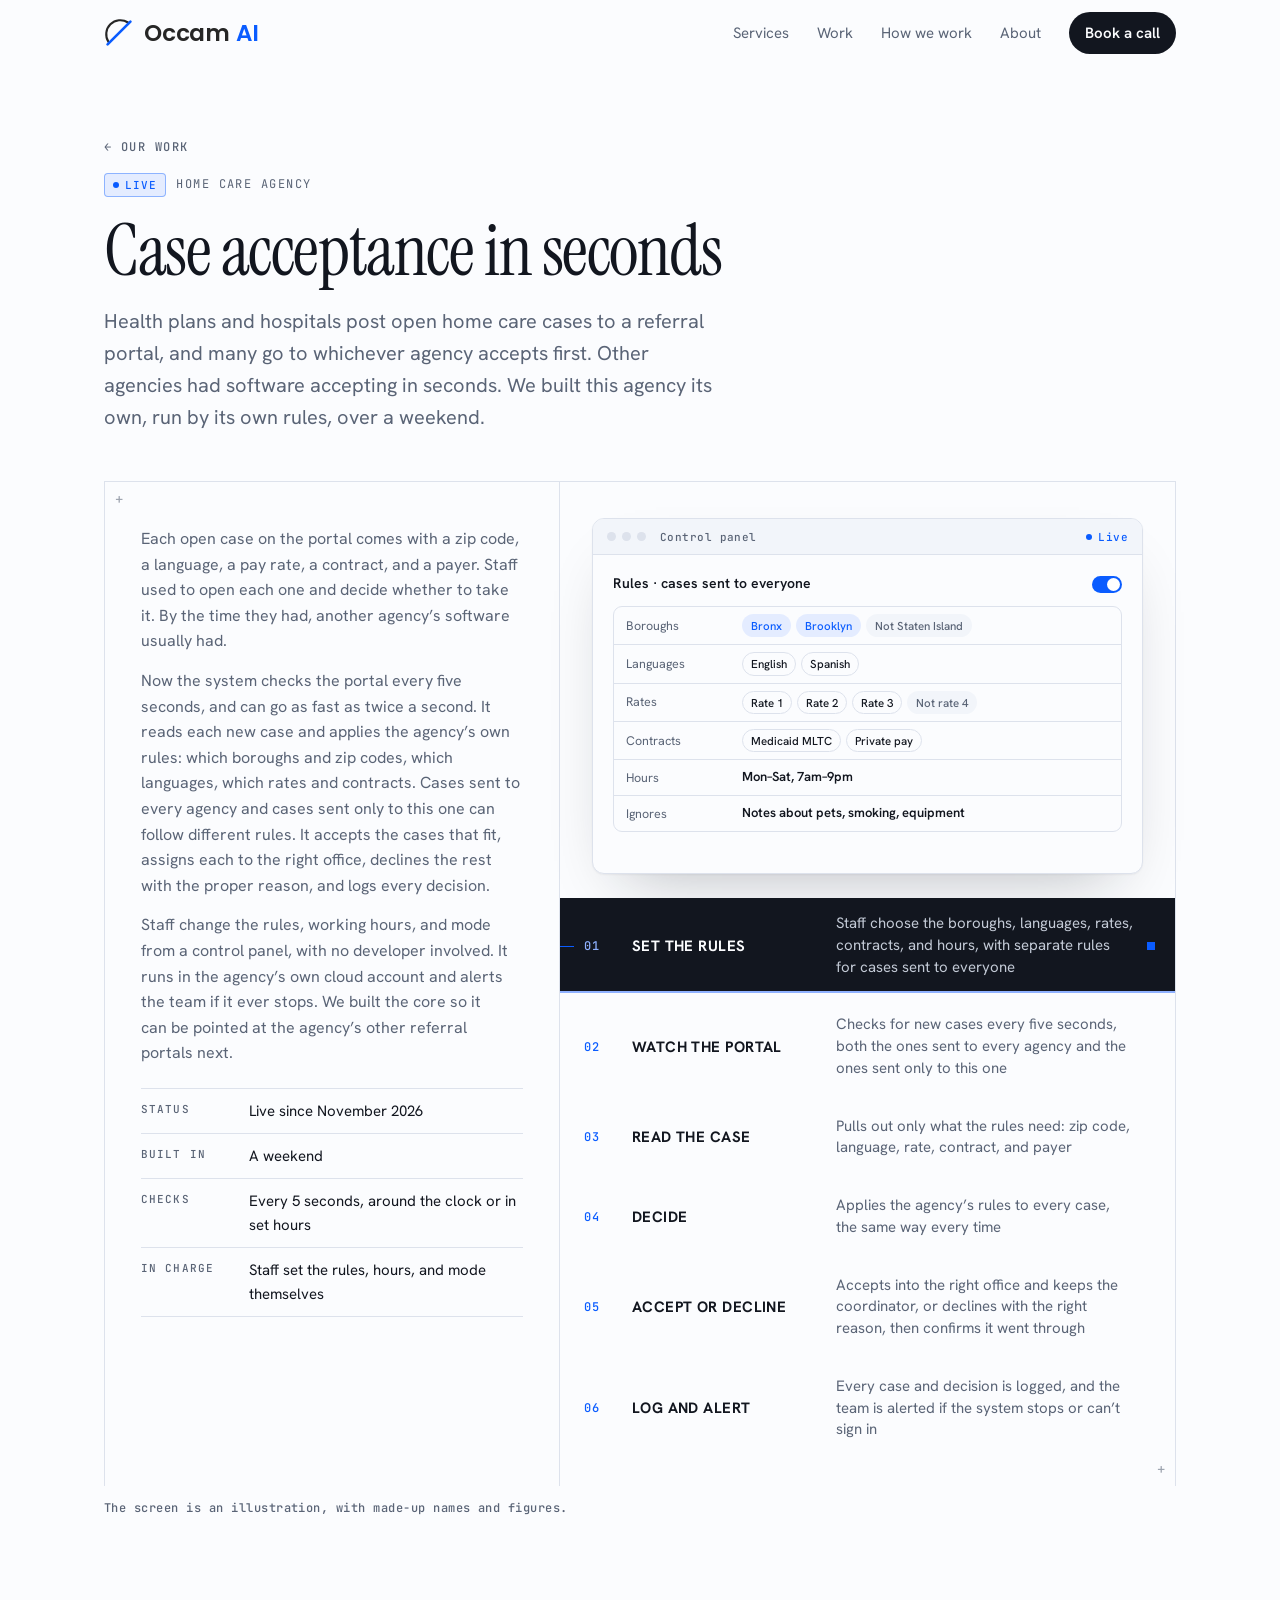
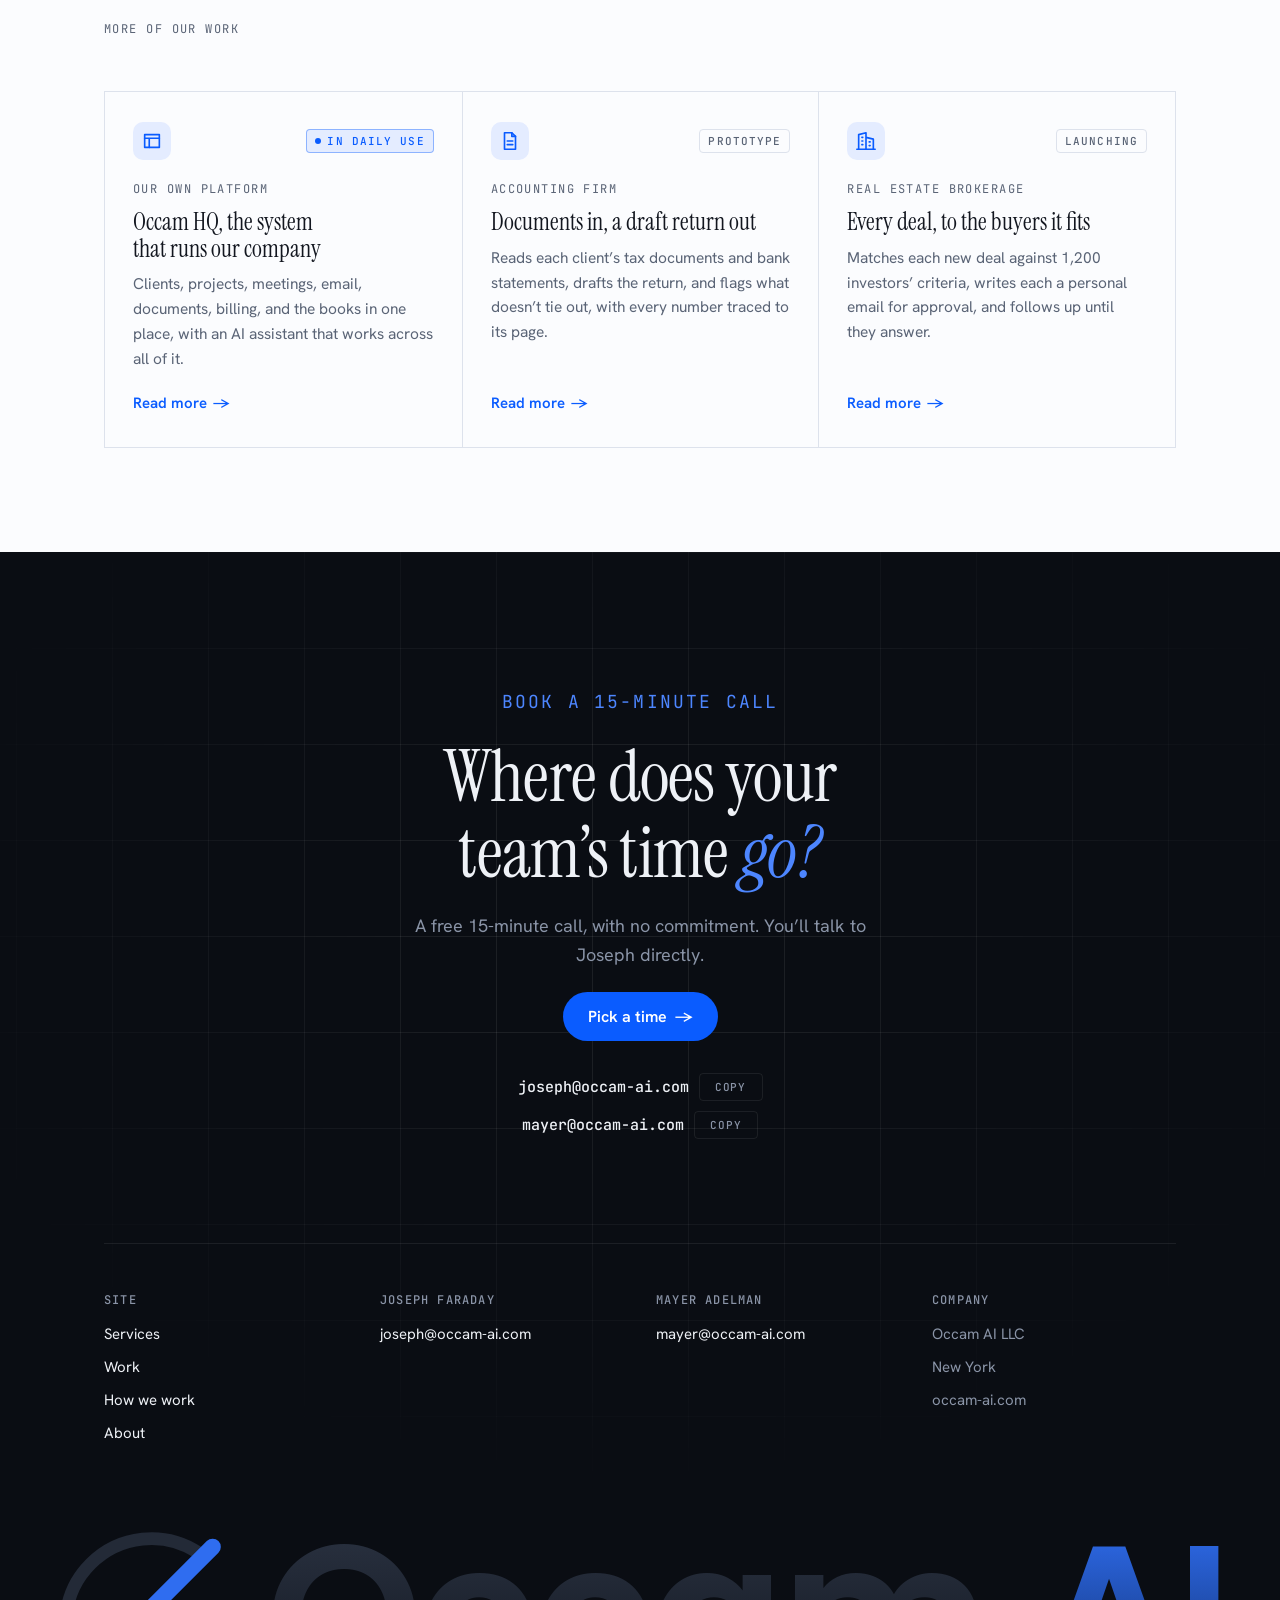
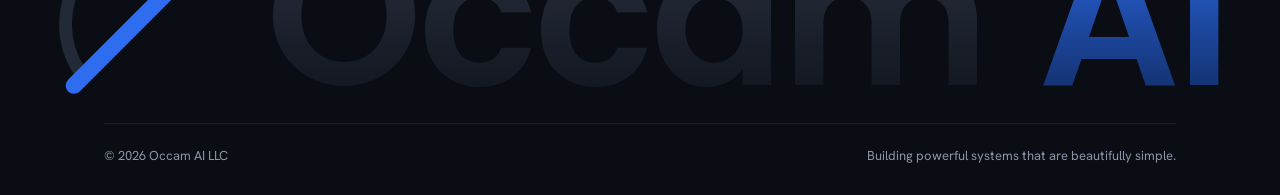
<file: work/home-care/index.html>
<!doctype html>
<html lang="en">
<head>
<meta charset="utf-8">
<meta name="viewport" content="width=device-width, initial-scale=1, viewport-fit=cover">
<title>Case acceptance for a home care agency | Occam AI</title>
<meta name="description" content="Health plans and hospitals post open home care cases to a referral portal, and many go to whichever agency accepts first. Other agencies had software accepting in seconds. We built this agency its own, run by its own rules, over a weekend.">
<meta property="og:title" content="Case acceptance for a home care agency | Occam AI">
<meta property="og:description" content="Health plans and hospitals post open home care cases to a referral portal, and many go to whichever agency accepts first. Other agencies had software accepting in seconds. We built this agency its own, run by its own rules, over a weekend.">
<meta property="og:type" content="article">
<meta property="og:url" content="https://occam-ai.com/work/home-care/">
<meta property="og:site_name" content="Occam AI">
<meta property="og:image" content="https://occam-ai.com/brand/occam-og.png">
<meta name="twitter:card" content="summary_large_image">
<link rel="canonical" href="https://occam-ai.com/work/home-care/">
<meta name="theme-color" content="#fbfcfe" media="(prefers-color-scheme: light)">
<meta name="theme-color" content="#0c0f15" media="(prefers-color-scheme: dark)">
<link rel="apple-touch-icon" href="/brand/occam-mark-dark-1024.png">
<link rel="icon" href="data:image/svg+xml,%3Csvg xmlns=%27http://www.w3.org/2000/svg%27 viewBox=%270 0 100 100%27%3E%3Cpath d=%27M80 15 A47 47 0 0 0 15 80%27 fill=%27none%27 stroke=%27%23262626%27 stroke-width=%278%27 stroke-linecap=%27round%27/%3E%3Cline x1=%2788%27 y1=%2712%27 x2=%2712%27 y2=%2788%27 stroke=%27%230a5cff%27 stroke-width=%2710%27 stroke-linecap=%27round%27/%3E%3C/svg%3E">
<link rel="preconnect" href="https://fonts.googleapis.com">
<link rel="preconnect" href="https://fonts.gstatic.com" crossorigin>
<link rel="stylesheet" href="https://fonts.googleapis.com/css2?family=Poppins:wght@600&family=Hanken+Grotesk:wght@400;500;600;700&family=Instrument+Serif:ital@0;1&family=JetBrains+Mono:wght@400;500&display=swap">
<link rel="stylesheet" href="/site.css">
</head>
<body>
<a class="skip" href="#top">Skip to content</a>

<header class="nav">
  <div class="wrap">
    <a class="wordmark" href="/" aria-label="Occam AI home"><svg class="mark" viewBox="0 0 100 100" aria-hidden="true"><path d="M80 15 A47 47 0 0 0 15 80" fill="none" stroke="currentColor" stroke-width="7" stroke-linecap="round"/><line x1="88" y1="12" x2="12" y2="88" stroke="var(--accent)" stroke-width="9" stroke-linecap="round"/></svg><b>Occam</b> <span>AI</span></a>
    <nav aria-label="Main">
      <a href="/#services">Services</a>
      <a href="/#work">Work</a>
      <a href="/#process">How we work</a>
      <a href="/#about">About</a>
      <a class="nav-cta" href="https://calendar.google.com/calendar/appointments/schedules/AcZssZ1BsZFPQtZ1KyxTqXxMqfq23Ot45t5nYzURJD05WegzdyhnSSpEqZoWFcHmvjwesI8s2moPnXZu" target="_blank" rel="noopener">Book a call</a>
    </nav>
  </div>
</header>

<main id="top">
  <div class="wrap">
    <div class="page-head">
      <a class="crumb" href="/#work">&larr; Our work</a>
      <div class="case-meta"><span class="tag live">Live</span><p class="eyebrow">Home care agency</p></div>
      <h1>Case acceptance in seconds</h1>
      <p class="lede">Health plans and hospitals post open home care cases to a referral portal, and many go to whichever agency accepts first. Other agencies had software accepting in seconds. We built this agency its own, run by its own rules, over a weekend.</p>
    </div>
  </div>

  <section class="work page-case">
    <div class="wrap">
      <article class="case reveal">
        <div class="case-info">
          <div class="sticky">
            <p>Each open case on the portal comes with a zip code, a language, a pay rate, a contract, and a payer. Staff used to open each one and decide whether to take it. By the time they had, another agency&rsquo;s software usually had.</p>
            <p>Now the system checks the portal every five seconds, and can go as fast as twice a second. It reads each new case and applies the agency&rsquo;s own rules: which boroughs and zip codes, which languages, which rates and contracts. Cases sent to every agency and cases sent only to this one can follow different rules. It accepts the cases that fit, assigns each to the right office, declines the rest with the proper reason, and logs every decision.</p>
            <p>Staff change the rules, working hours, and mode from a control panel, with no developer involved. It runs in the agency&rsquo;s own cloud account and alerts the team if it ever stops. We built the core so it can be pointed at the agency&rsquo;s other referral portals next.</p>
            <dl class="case-facts">
              <div><dt>Status</dt><dd>Live since November 2026</dd></div>
              <div><dt>Built in</dt><dd>A weekend</dd></div>
              <div><dt>Checks</dt><dd>Every 5 seconds, around the clock or in set hours</dd></div>
              <div><dt>In charge</dt><dd>Staff set the rules, hours, and mode themselves</dd></div>
            </dl>
          </div>
        </div>
        <div class="case-stage">
        <div class="screen" aria-hidden="true">
          <div class="chrome"><i></i><i></i><i></i><span class="t">Control panel</span><span class="r live">Live</span></div>
          <div class="panes">
            <div class="pane">
              <div class="ph st"><b>Rules &middot; cases sent to everyone</b><span class="toggle"></span></div>
              <div class="rows">
                <div class="row st" style="--i:1"><span class="k">Boroughs</span><span class="chips"><span class="chip b">Bronx</span><span class="chip b">Brooklyn</span><span class="chip g">Not Staten Island</span></span></div>
                <div class="row st" style="--i:2"><span class="k">Languages</span><span class="chips"><span class="chip">English</span><span class="chip">Spanish</span></span></div>
                <div class="row st" style="--i:3"><span class="k">Rates</span><span class="chips"><span class="chip">Rate 1</span><span class="chip">Rate 2</span><span class="chip">Rate 3</span><span class="chip g">Not rate 4</span></span></div>
                <div class="row st" style="--i:4"><span class="k">Contracts</span><span class="chips"><span class="chip">Medicaid MLTC</span><span class="chip">Private pay</span></span></div>
                <div class="row st" style="--i:5"><span class="k">Hours</span><span class="v">Mon&ndash;Sat, 7am&ndash;9pm</span></div>
                <div class="row st" style="--i:6"><span class="k">Ignores</span><span class="v">Notes about pets, smoking, equipment</span></div>
              </div>
            </div>
            <div class="pane">
              <div class="ph st"><b>Watching the portal</b><span class="mono">every 5s</span></div>
              <div class="rows" style="--cols:minmax(0,1fr) auto auto">
                <div class="row st" style="--i:1"><span class="v"><span class="live"></span> Sent to every agency</span><span class="mono">checked 2s ago</span><span class="chip b">1 new</span></div>
                <div class="row st" style="--i:2"><span class="v"><span class="live"></span> Sent only to us</span><span class="mono">checked 2s ago</span><span class="chip g">0 new</span></div>
              </div>
              <div class="rows st fl" style="--i:4">
                <div class="row" style="--cols:auto minmax(0,1fr) auto"><span class="chip b">New case</span><span class="v">Case 20418 <small>&middot; sent to every agency</small></span><span class="mono">posted 1s ago</span></div>
              </div>
            </div>
            <div class="pane">
              <div class="ph st"><b>Case 20418</b><span class="mono">reading&hellip;</span></div>
              <div class="read">
                <div class="doc st" style="--i:1"><span class="h"></span><span></span><span style="--w:80%"></span><span style="--w:92%"></span><span style="--w:60%"></span><span></span><span style="--w:74%"></span><span style="--w:88%"></span><span style="--w:50%"></span><span style="--w:82%"></span><span style="--w:66%"></span><span></span><span style="--w:70%"></span><i class="scan"></i></div>
                <div class="rows" style="--cols:86px minmax(0,1fr)">
                  <div class="row st fl" style="--i:2"><span class="k">Zip code</span><span class="v">10467 <small>&middot; Bronx</small></span></div>
                  <div class="row st fl" style="--i:3"><span class="k">Language</span><span class="v">Spanish</span></div>
                  <div class="row st fl" style="--i:4"><span class="k">Rate</span><span class="v">Rate 2</span></div>
                  <div class="row st fl" style="--i:5"><span class="k">Contract</span><span class="v">Medicaid MLTC</span></div>
                  <div class="row st fl" style="--i:6"><span class="k">Coordinator</span><span class="v">Listed on the case</span></div>
                </div>
              </div>
            </div>
            <div class="pane">
              <div class="ph st"><b>Checking the rules</b><span class="mono">case 20418</span></div>
              <div class="rows" style="--cols:16px minmax(0,1fr)">
                <div class="row st" style="--i:1"><span class="ok">&#10003;</span><span>10467 is in the Bronx, a borough we serve</span></div>
                <div class="row st" style="--i:2"><span class="ok">&#10003;</span><span>Spanish is a language we staff</span></div>
                <div class="row st" style="--i:3"><span class="ok">&#10003;</span><span>Rate 2 is a rate we accept</span></div>
                <div class="row st" style="--i:4"><span class="ok">&#10003;</span><span>Medicaid MLTC contract is on file</span></div>
                <div class="row st" style="--i:5"><span class="ok">&#10003;</span><span>Inside working hours</span></div>
              </div>
              <div class="verdict st" style="--i:7"><span>Accept &middot; Bronx office</span><span class="mono">all rules met</span></div>
            </div>
            <div class="pane">
              <div class="ph st"><b>Accepted</b><span class="chip b">Confirmed</span></div>
              <div class="tl">
                <div class="st" style="--i:1"><span class="mono">0.0s</span><b>Case posted to every agency</b><span></span></div>
                <div class="st" style="--i:2"><span class="mono">0.9s</span><b>Seen and read</b><span class="mono">5 fields</span></div>
                <div class="st" style="--i:3"><span class="mono">1.0s</span><b>Decided: accept</b><span class="mono">all rules met</span></div>
                <div class="st" style="--i:4"><span class="mono">1.3s</span><b>Accepted, Bronx office, coordinator kept</b><span></span></div>
                <div class="st" style="--i:5"><span class="mono">1.6s</span><b>Checked the portal: it&rsquo;s ours</b><span class="ok">&#10003;</span></div>
              </div>
            </div>
            <div class="pane">
              <div class="ph st"><b>Log</b><span class="seg"><span class="on">Accepting</span><span>Off</span></span></div>
              <div class="rows" style="--cols:62px 74px minmax(0,1fr)">
                <div class="row st" style="--i:1"><span class="mono">10:42:07</span><span class="chip b">Accepted</span><span class="v">Case 20418 <small>&middot; Bronx &middot; Spanish</small></span></div>
                <div class="row st" style="--i:2"><span class="mono">10:41:52</span><span class="chip g">Declined</span><span class="v">Case 20417 <small>&middot; Staten Island</small></span></div>
                <div class="row st" style="--i:3"><span class="mono">10:41:30</span><span class="chip g">Declined</span><span class="v">Case 20416 <small>&middot; rate 4</small></span></div>
                <div class="row st" style="--i:4"><span class="mono">10:39:11</span><span class="chip">Settings</span><span class="v">Hours <small>now until 9pm &middot; changed by staff</small></span></div>
                <div class="row st" style="--i:5"><span class="mono">10:38:45</span><span class="chip b">Accepted</span><span class="v">Case 20415 <small>&middot; Brooklyn &middot; English</small></span></div>
                <div class="row st" style="--i:6"><span class="mono">10:36:02</span><span class="chip g">Declined</span><span class="v">Case 20414 <small>&middot; language not staffed</small></span></div>
              </div>
            </div>
          </div>
        </div>
        <ol class="flow" aria-label="How the case acceptance system works">
          <li><span class="n">01</span><strong>Set the rules</strong><span class="d">Staff choose the boroughs, languages, rates, contracts, and hours, with separate rules for cases sent to everyone</span><span class="dot" aria-hidden="true"></span></li>
          <li><span class="n">02</span><strong>Watch the portal</strong><span class="d">Checks for new cases every five seconds, both the ones sent to every agency and the ones sent only to this one</span><span class="dot" aria-hidden="true"></span></li>
          <li><span class="n">03</span><strong>Read the case</strong><span class="d">Pulls out only what the rules need: zip code, language, rate, contract, and payer</span><span class="dot" aria-hidden="true"></span></li>
          <li><span class="n">04</span><strong>Decide</strong><span class="d">Applies the agency&rsquo;s rules to every case, the same way every time</span><span class="dot" aria-hidden="true"></span></li>
          <li><span class="n">05</span><strong>Accept or decline</strong><span class="d">Accepts into the right office and keeps the coordinator, or declines with the right reason, then confirms it went through</span><span class="dot" aria-hidden="true"></span></li>
          <li><span class="n">06</span><strong>Log and alert</strong><span class="d">Every case and decision is logged, and the team is alerted if the system stops or can&rsquo;t sign in</span><span class="dot" aria-hidden="true"></span></li>
        </ol>
        </div>
      </article>
      <p class="shot-note">The screen is an illustration, with made-up names and figures.</p>
    </div>
  </section>

  <section class="next" aria-labelledby="next-h">
    <div class="wrap">
      <div class="section-head"><p class="eyebrow" id="next-h">More of our work</p></div>
      <div class="projects">
        <a class="proj" href="/work/occam-hq/">
          <div class="proj-top"><svg viewBox="0 0 24 24" aria-hidden="true"><path d="M4 5h16v14H4z"/><path d="M4 9h16M9 9v10"/></svg><span class="tag live">In daily use</span></div>
          <p class="eyebrow">Our own platform</p>
          <h3>Occam HQ, the system that runs our company</h3>
          <p>Clients, projects, meetings, email, documents, billing, and the books in one place, with an AI assistant that works across all of it.</p>
          <span class="more">Read more <span class="arrow" aria-hidden="true">&rarr;</span></span>
        </a>
        <a class="proj" href="/work/accounting/">
          <div class="proj-top"><svg viewBox="0 0 24 24" aria-hidden="true"><path d="M6 3h8l4 4v14H6z"/><path d="M14 3v4h4M9 12h6M9 16h6"/></svg><span class="tag">Prototype</span></div>
          <p class="eyebrow">Accounting firm</p>
          <h3>Documents in, a draft return out</h3>
          <p>Reads each client&rsquo;s tax documents and bank statements, drafts the return, and flags what doesn&rsquo;t tie out, with every number traced to its page.</p>
          <span class="more">Read more <span class="arrow" aria-hidden="true">&rarr;</span></span>
        </a>
        <a class="proj" href="/work/real-estate/">
          <div class="proj-top"><svg viewBox="0 0 24 24" aria-hidden="true"><path d="M4 21V5l8-2v18M12 8l8 2v11M2 21h20M7.5 8h1M7.5 12h1M7.5 16h1M15.5 13h1M15.5 17h1"/></svg><span class="tag">Launching</span></div>
          <p class="eyebrow">Real estate brokerage</p>
          <h3>Every deal, to the buyers it fits</h3>
          <p>Matches each new deal against 1,200 investors&rsquo; criteria, writes each a personal email for approval, and follows up until they answer.</p>
          <span class="more">Read more <span class="arrow" aria-hidden="true">&rarr;</span></span>
        </a>
      </div>
    </div>
  </section>

  <section id="contact" class="closing">
    <div class="wrap">
      <div class="cta reveal">
        <p class="eyebrow" style="color:var(--d-accent)">Book a 15-minute call</p>
        <h2>Where does your team&rsquo;s time <em>go?</em></h2>
        <p>A free 15-minute call, with no commitment. You&rsquo;ll talk to Joseph directly.</p>
        <a class="btn btn-primary" href="https://calendar.google.com/calendar/appointments/schedules/AcZssZ1BsZFPQtZ1KyxTqXxMqfq23Ot45t5nYzURJD05WegzdyhnSSpEqZoWFcHmvjwesI8s2moPnXZu" target="_blank" rel="noopener">Pick a time <span class="arrow" aria-hidden="true">&rarr;</span></a>
        <div class="email-list">
          <div class="email-row">
            <a class="email" href="mailto:joseph@occam-ai.com">joseph@occam-ai.com</a>
            <button class="copy" type="button" data-copy="joseph@occam-ai.com" aria-label="Copy Joseph's email">Copy</button>
          </div>
          <div class="email-row">
            <a class="email" href="mailto:mayer@occam-ai.com">mayer@occam-ai.com</a>
            <button class="copy" type="button" data-copy="mayer@occam-ai.com" aria-label="Copy Mayer's email">Copy</button>
          </div>
        </div>
      </div>

      <footer>
        <div class="foot-cols">
          <div>
            <h4>Site</h4>
            <ul>
              <li><a href="/#services">Services</a></li>
              <li><a href="/#work">Work</a></li>
              <li><a href="/#process">How we work</a></li>
              <li><a href="/#about">About</a></li>
            </ul>
          </div>
          <div>
            <h4>Joseph Faraday</h4>
            <ul>
              <li><a href="mailto:joseph@occam-ai.com">joseph@occam-ai.com</a></li>
            </ul>
          </div>
          <div>
            <h4>Mayer Adelman</h4>
            <ul>
              <li><a href="mailto:mayer@occam-ai.com">mayer@occam-ai.com</a></li>
            </ul>
          </div>
          <div>
            <h4>Company</h4>
            <ul>
              <li>Occam AI LLC</li>
              <li>New York</li>
              <li>occam-ai.com</li>
            </ul>
          </div>
        </div>
        <div class="bigmark" aria-hidden="true">
          <svg viewBox="0 0 100 100"><path d="M80 15 A47 47 0 0 0 15 80" fill="none" stroke="currentColor" stroke-width="7" stroke-linecap="round"/><line x1="88" y1="12" x2="12" y2="88" stroke="#2f6df0" stroke-width="9" stroke-linecap="round"/></svg>
          <span class="o">Occam</span><span class="a">AI</span>
        </div>
        <div class="legal">
          <span>&copy; <span id="year">2026</span> Occam AI LLC</span>
          <span>Building powerful systems that are beautifully simple.</span>
        </div>
      </footer>
    </div>
  </section>
</main>

<script src="/site.js"></script>
</body>
</html>
</file>
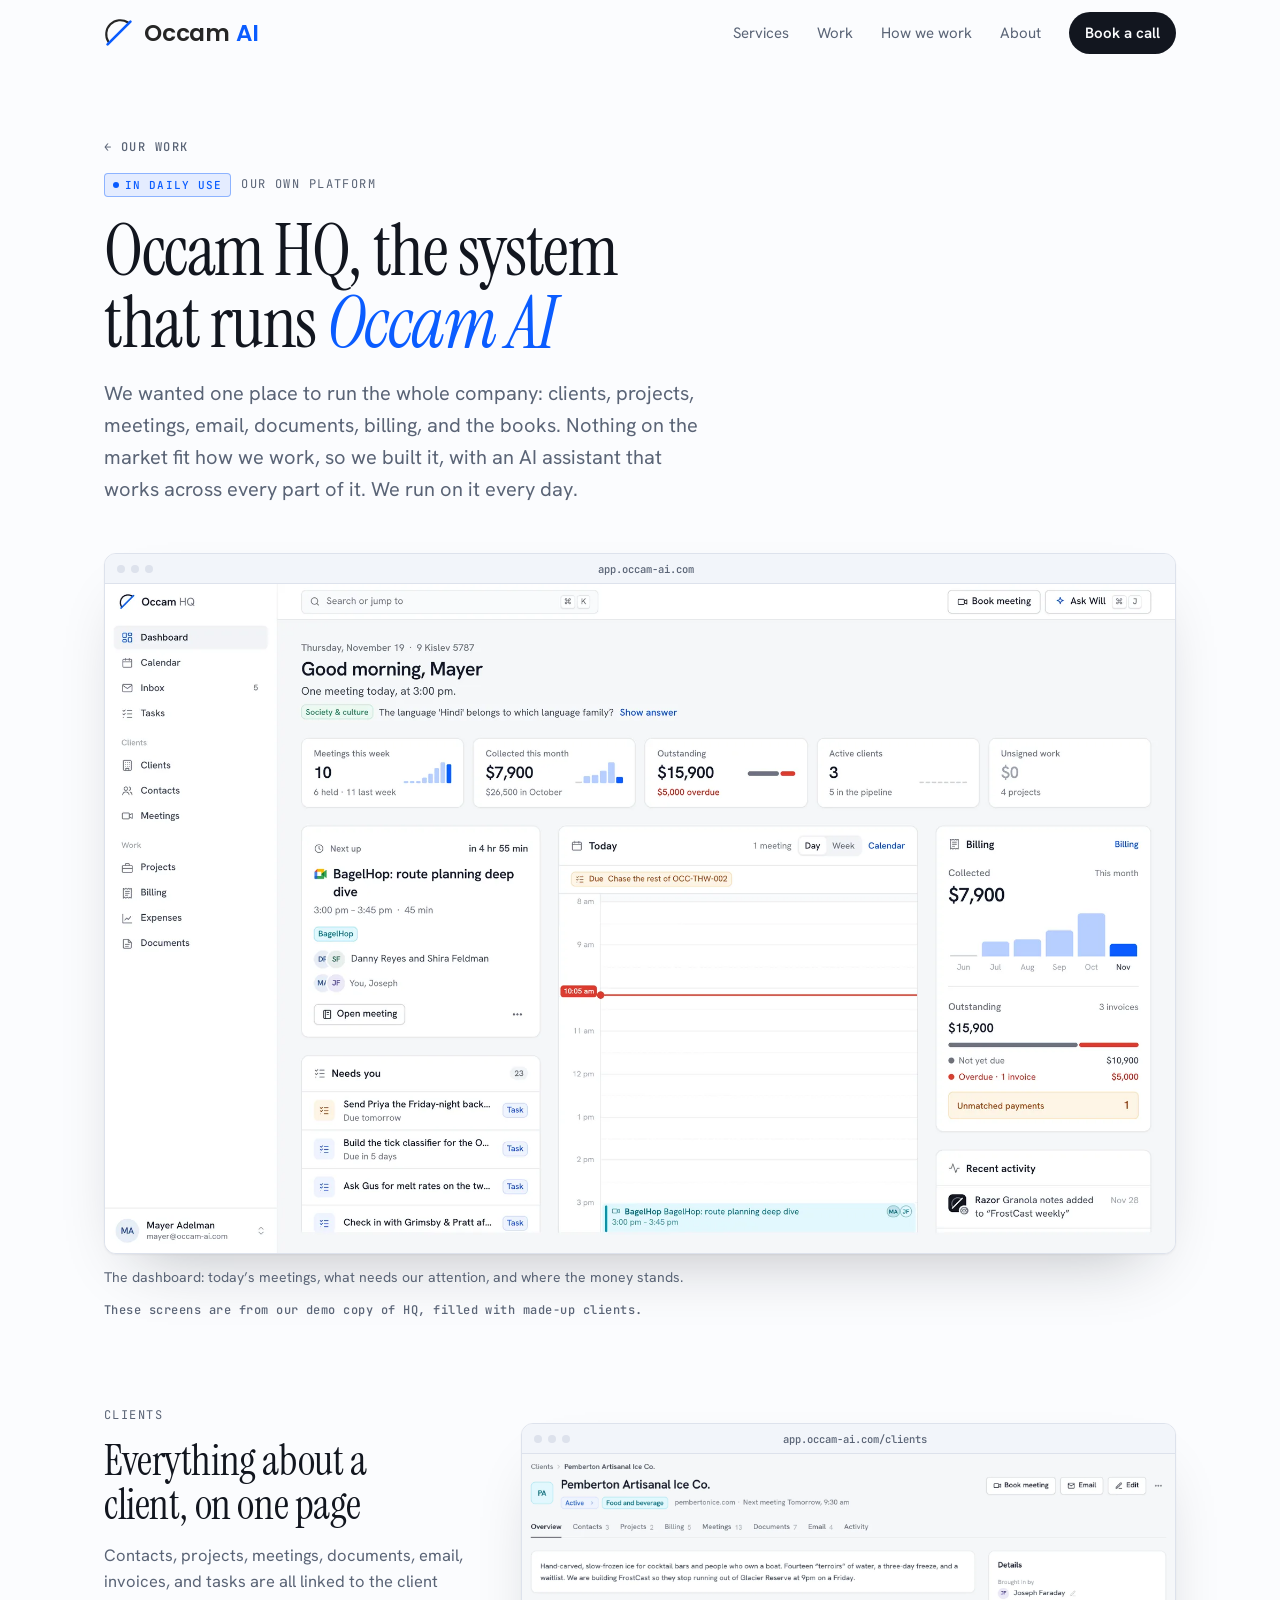
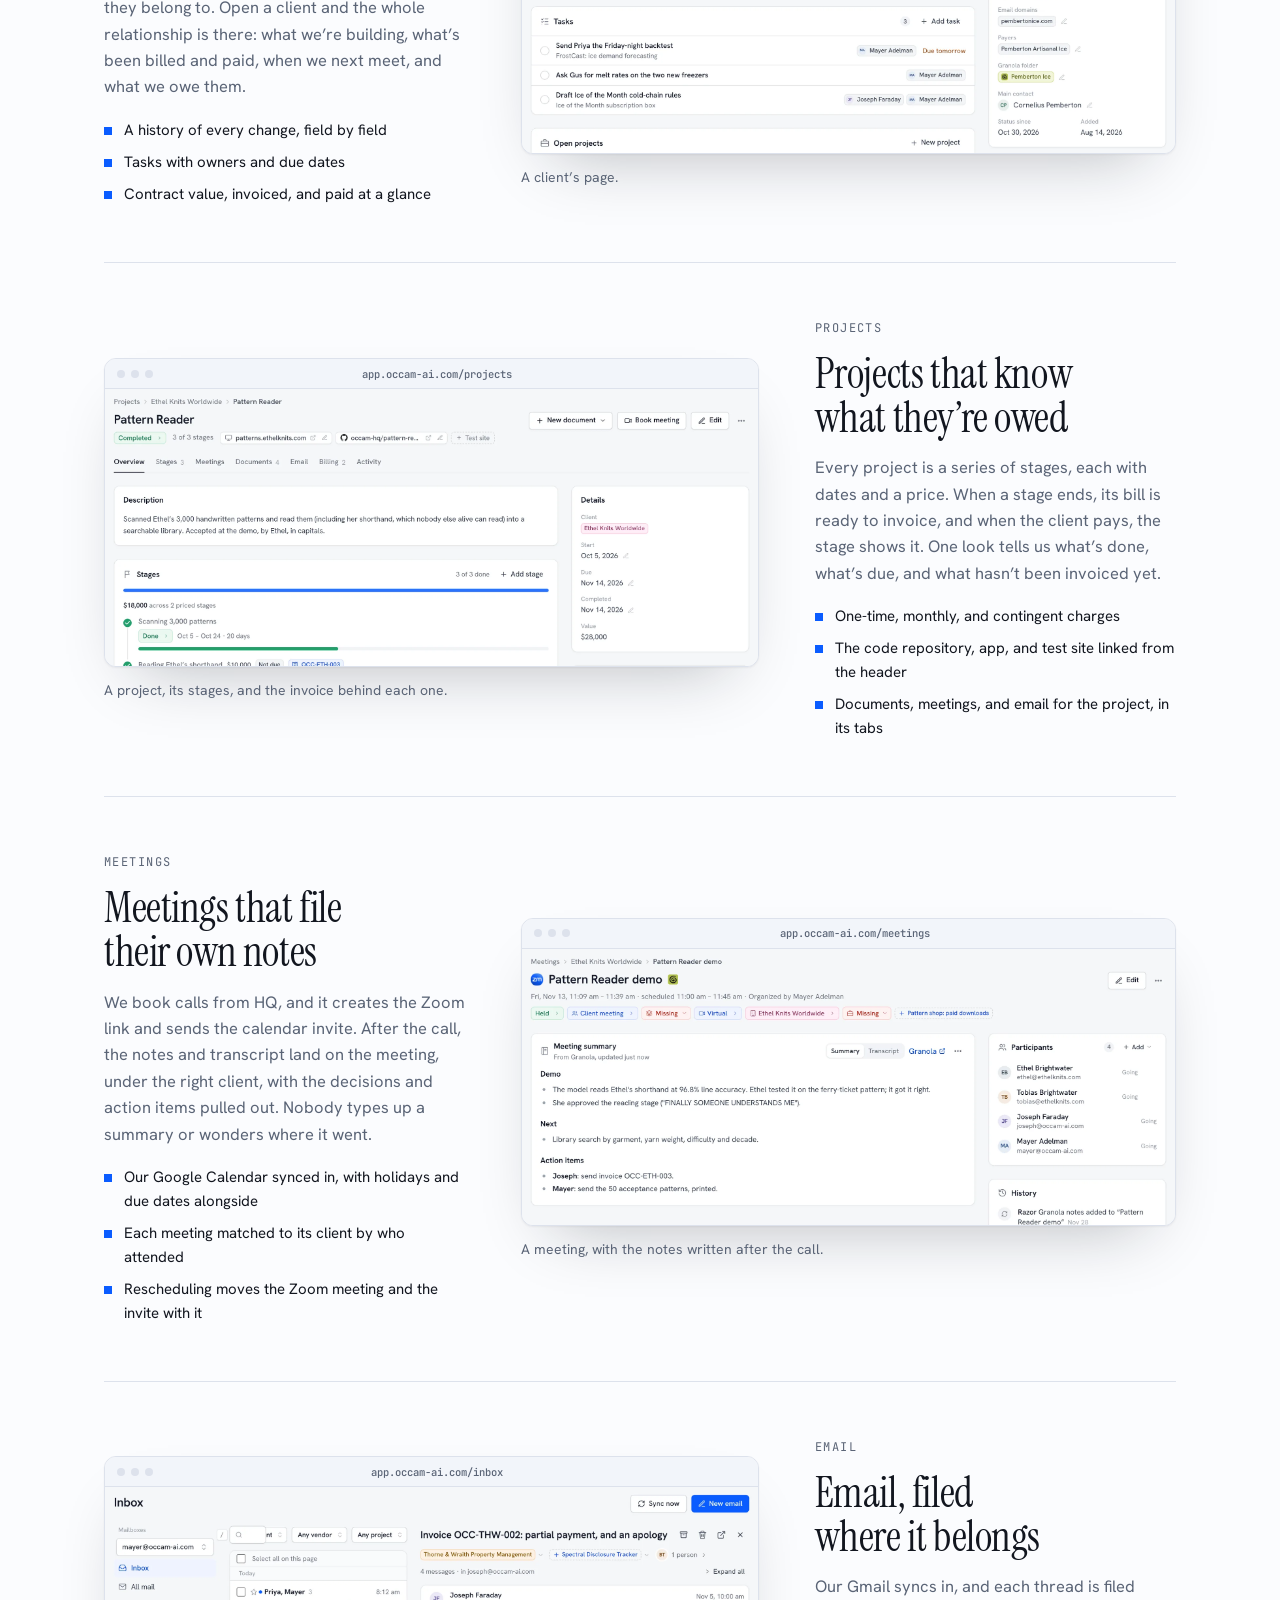
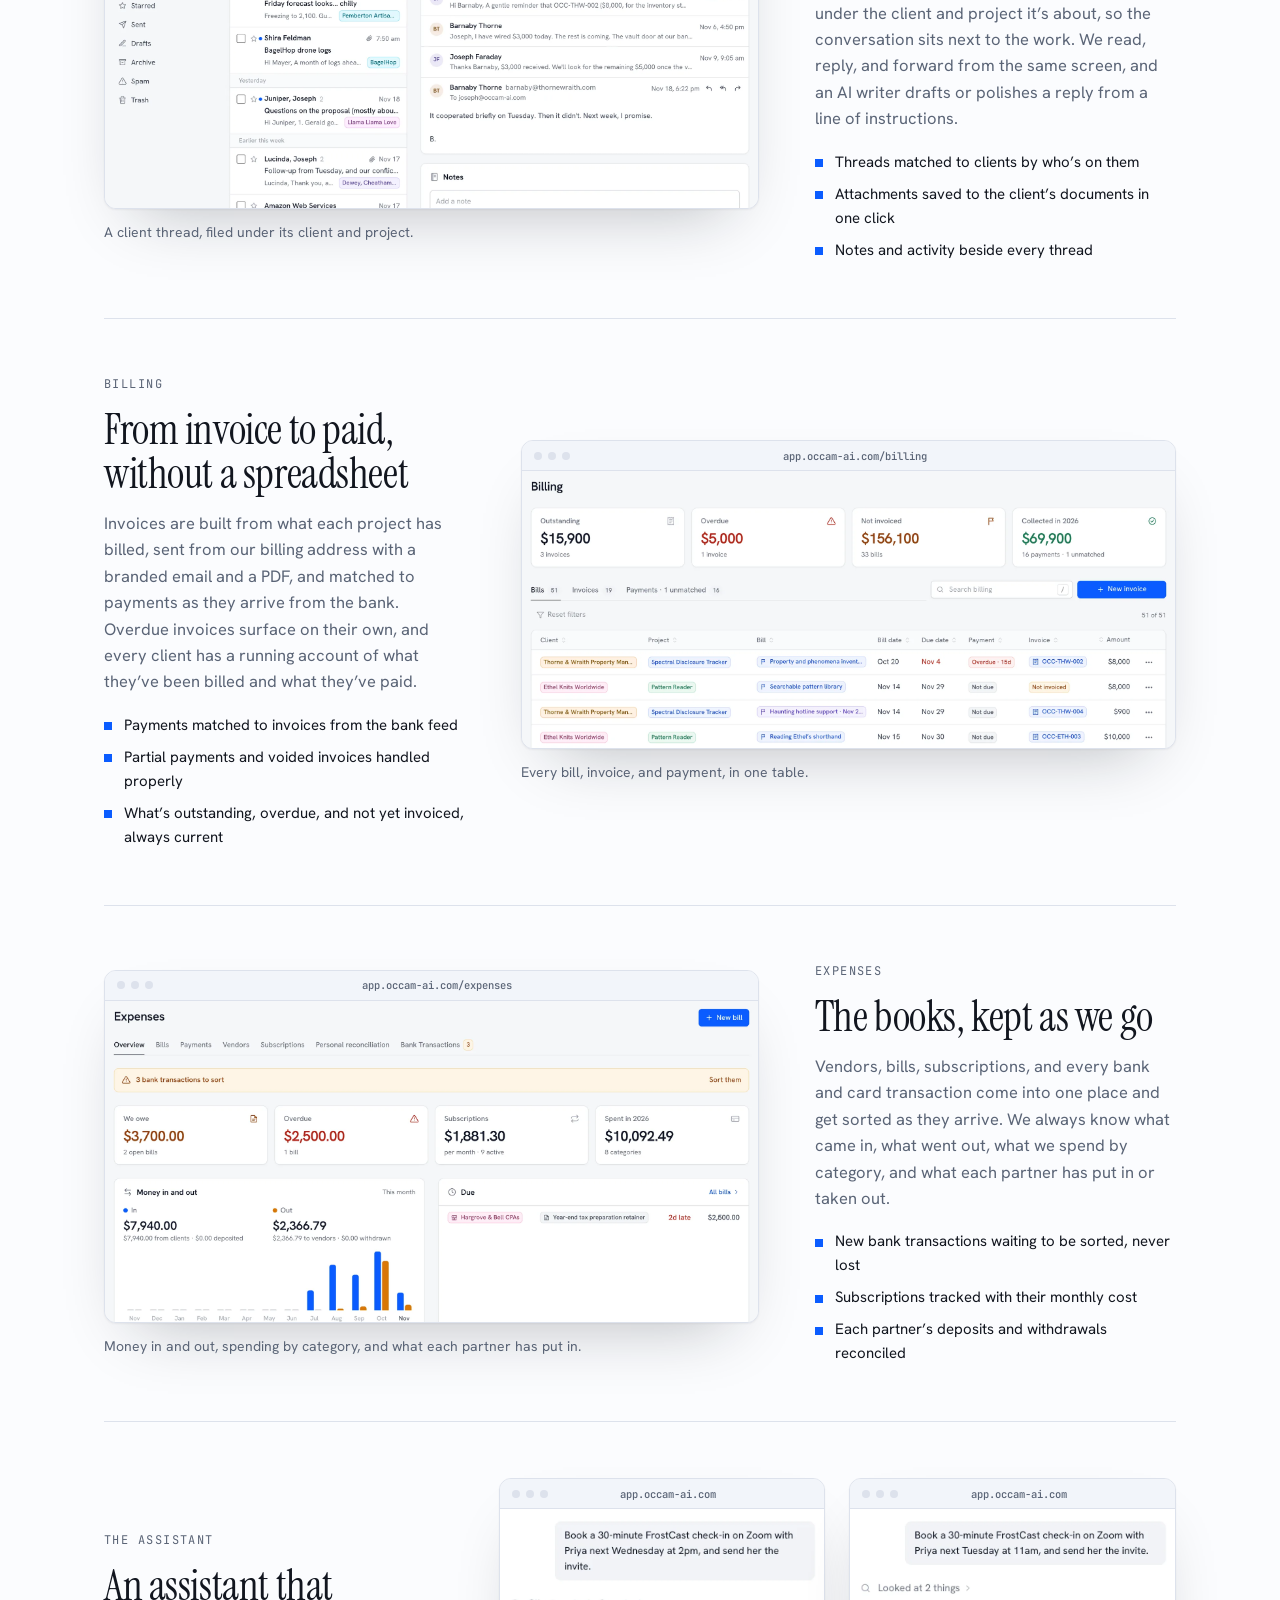
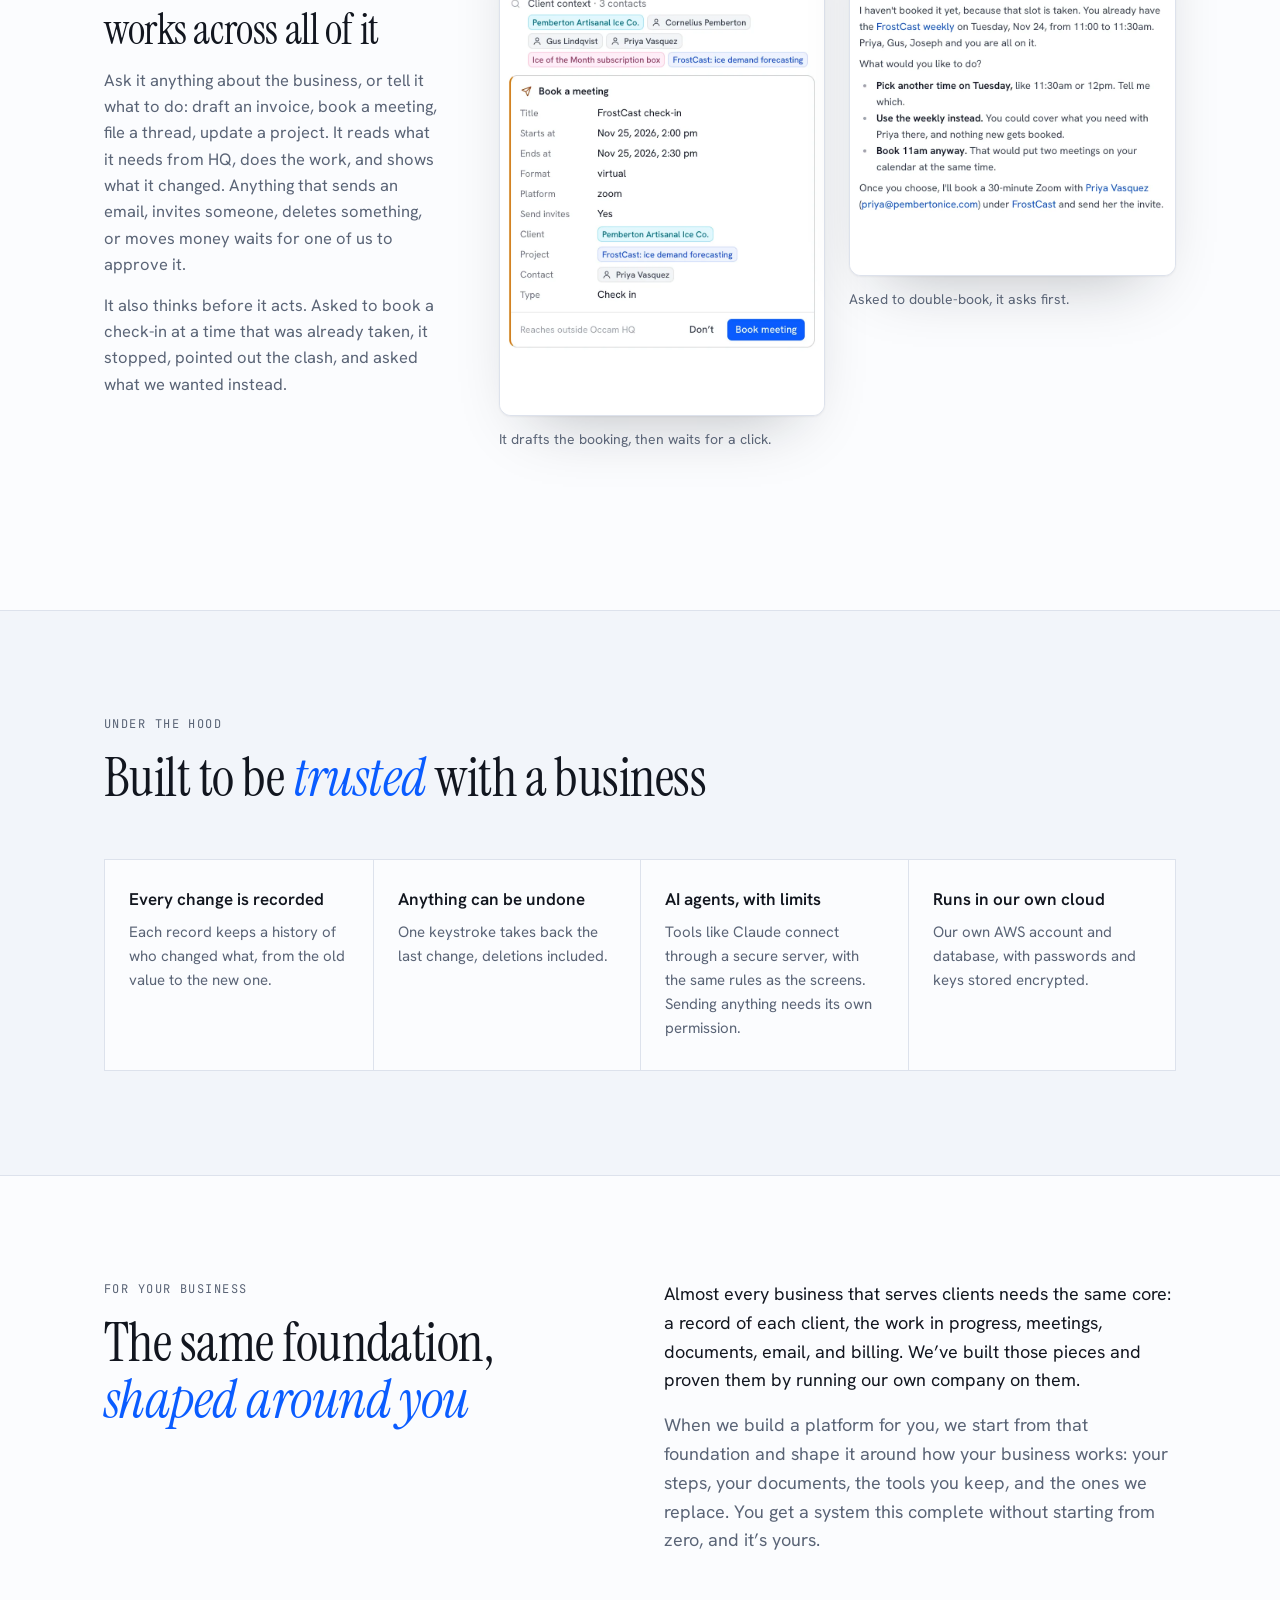
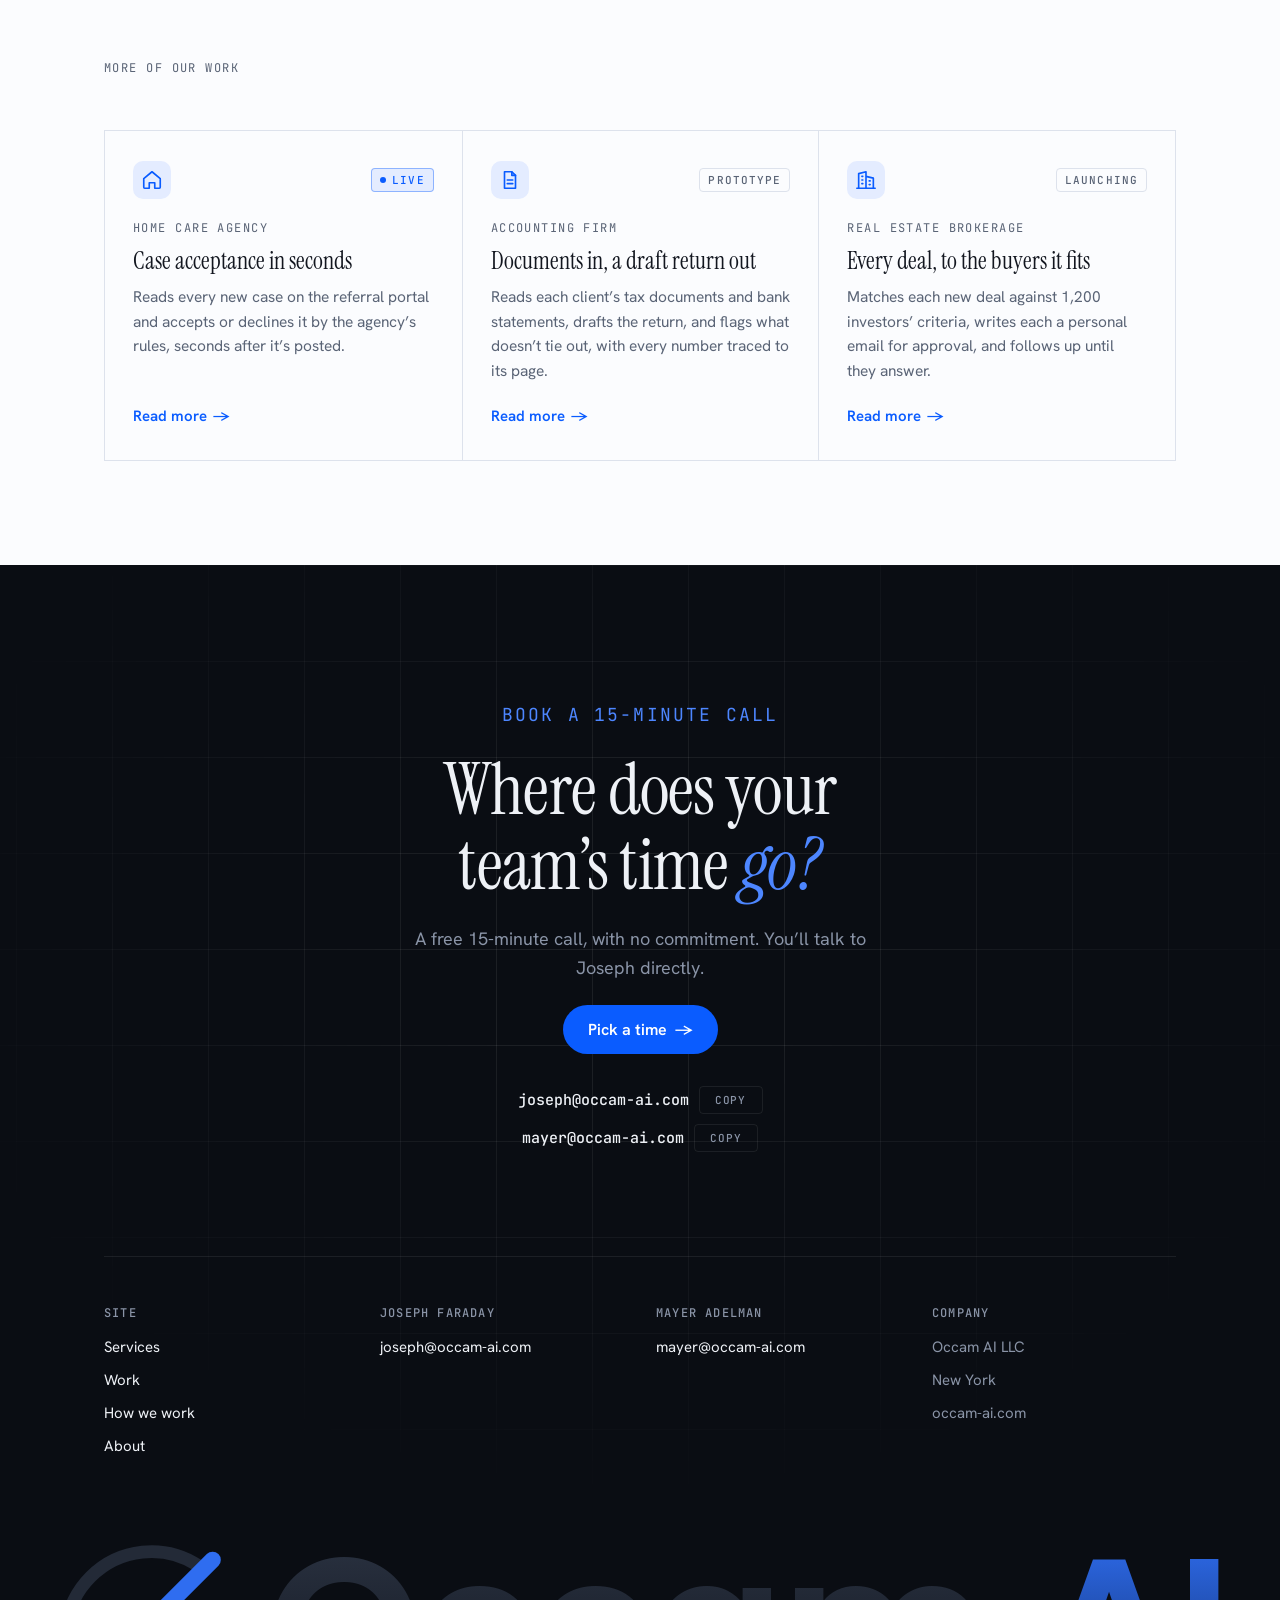
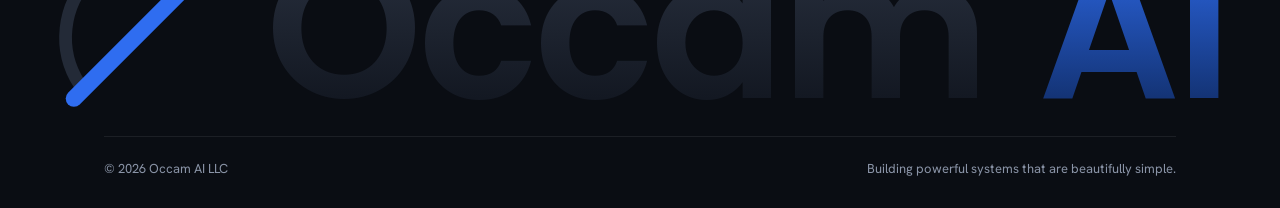
<file: work/occam-hq/index.html>
<!doctype html>
<html lang="en">
<head>
<meta charset="utf-8">
<meta name="viewport" content="width=device-width, initial-scale=1, viewport-fit=cover">
<title>Occam HQ: the platform we run Occam AI on | Occam AI</title>
<meta name="description" content="A tour of Occam HQ, the platform we built to run our own company: clients, projects, meetings, email, billing, expenses, and an AI assistant that works across all of it.">
<meta property="og:title" content="Occam HQ: the platform we run Occam AI on | Occam AI">
<meta property="og:description" content="A tour of Occam HQ, the platform we built to run our own company: clients, projects, meetings, email, billing, expenses, and an AI assistant that works across all of it.">
<meta property="og:type" content="article">
<meta property="og:url" content="https://occam-ai.com/work/occam-hq/">
<meta property="og:site_name" content="Occam AI">
<meta property="og:image" content="https://occam-ai.com/brand/occam-og.png">
<meta name="twitter:card" content="summary_large_image">
<link rel="canonical" href="https://occam-ai.com/work/occam-hq/">
<meta name="theme-color" content="#fbfcfe" media="(prefers-color-scheme: light)">
<meta name="theme-color" content="#0c0f15" media="(prefers-color-scheme: dark)">
<link rel="apple-touch-icon" href="/brand/occam-mark-dark-1024.png">
<link rel="icon" href="data:image/svg+xml,%3Csvg xmlns=%27http://www.w3.org/2000/svg%27 viewBox=%270 0 100 100%27%3E%3Cpath d=%27M80 15 A47 47 0 0 0 15 80%27 fill=%27none%27 stroke=%27%23262626%27 stroke-width=%278%27 stroke-linecap=%27round%27/%3E%3Cline x1=%2788%27 y1=%2712%27 x2=%2712%27 y2=%2788%27 stroke=%27%230a5cff%27 stroke-width=%2710%27 stroke-linecap=%27round%27/%3E%3C/svg%3E">
<link rel="preconnect" href="https://fonts.googleapis.com">
<link rel="preconnect" href="https://fonts.gstatic.com" crossorigin>
<link rel="stylesheet" href="https://fonts.googleapis.com/css2?family=Poppins:wght@600&family=Hanken+Grotesk:wght@400;500;600;700&family=Instrument+Serif:ital@0;1&family=JetBrains+Mono:wght@400;500&display=swap">
<link rel="stylesheet" href="/site.css">
</head>
<body>
<a class="skip" href="#top">Skip to content</a>

<header class="nav">
  <div class="wrap">
    <a class="wordmark" href="/" aria-label="Occam AI home"><svg class="mark" viewBox="0 0 100 100" aria-hidden="true"><path d="M80 15 A47 47 0 0 0 15 80" fill="none" stroke="currentColor" stroke-width="7" stroke-linecap="round"/><line x1="88" y1="12" x2="12" y2="88" stroke="var(--accent)" stroke-width="9" stroke-linecap="round"/></svg><b>Occam</b> <span>AI</span></a>
    <nav aria-label="Main">
      <a href="/#services">Services</a>
      <a href="/#work">Work</a>
      <a href="/#process">How we work</a>
      <a href="/#about">About</a>
      <a class="nav-cta" href="https://calendar.google.com/calendar/appointments/schedules/AcZssZ1BsZFPQtZ1KyxTqXxMqfq23Ot45t5nYzURJD05WegzdyhnSSpEqZoWFcHmvjwesI8s2moPnXZu" target="_blank" rel="noopener">Book a call</a>
    </nav>
  </div>
</header>

<main id="top">
  <div class="wrap">
    <div class="page-head">
      <a class="crumb" href="/#work">&larr; Our work</a>
      <div class="case-meta"><span class="tag live">In daily use</span><p class="eyebrow">Our own platform</p></div>
      <h1>Occam HQ, the system that runs <em>Occam&nbsp;AI</em></h1>
      <p class="lede">We wanted one place to run the whole company: clients, projects, meetings, email, documents, billing, and the books. Nothing on the market fit how we work, so we built it, with an AI assistant that works across every part of it. We run on it every day.</p>
    </div>
    <figure class="shot">
      <div class="shot-frame">
        <div class="shot-bar"><i></i><i></i><i></i><span>app.occam-ai.com</span></div>
        <picture>
          <source srcset="/img/hq/dashboard-dark.webp" media="(prefers-color-scheme: dark)">
          <img src="/img/hq/dashboard-light.webp" width="1440" height="900" alt="Occam HQ: The dashboard: today&rsquo;s meetings, what needs our attention, and where the money stands" loading="eager" decoding="async">
        </picture>
      </div>
      <figcaption>The dashboard: today&rsquo;s meetings, what needs our attention, and where the money stands.</figcaption>
    </figure>
    <p class="shot-note">These screens are from our demo copy of HQ, filled with made-up clients.</p>
  </div>

  <section class="tour" aria-label="A tour of Occam HQ">
    <div class="wrap">
      <article class="tour-row">
        <div class="tour-text">
          <p class="eyebrow">Clients</p>
          <h2>Everything about a client, on one page</h2>
          <p>Contacts, projects, meetings, documents, email, invoices, and tasks are all linked to the client they belong to. Open a client and the whole relationship is there: what we&rsquo;re building, what&rsquo;s been billed and paid, when we next meet, and what we owe them.</p>
          <ul class="points"><li>A history of every change, field by field</li><li>Tasks with owners and due dates</li><li>Contract value, invoiced, and paid at a glance</li></ul>
        </div>
        <figure class="shot">
      <div class="shot-frame">
        <div class="shot-bar"><i></i><i></i><i></i><span>app.occam-ai.com/clients</span></div>
        <picture>
          <source srcset="/img/hq/client-dark.webp" media="(prefers-color-scheme: dark)">
          <img src="/img/hq/client-light.webp" width="1176" height="538" alt="Occam HQ: A client&rsquo;s page" loading="lazy" decoding="async">
        </picture>
      </div>
      <figcaption>A client&rsquo;s page.</figcaption>
    </figure>
      </article>

      <article class="tour-row flip">
        <div class="tour-text">
          <p class="eyebrow">Projects</p>
          <h2>Projects that know what they&rsquo;re owed</h2>
          <p>Every project is a series of stages, each with dates and a price. When a stage ends, its bill is ready to invoice, and when the client pays, the stage shows it. One look tells us what&rsquo;s done, what&rsquo;s due, and what hasn&rsquo;t been invoiced yet.</p>
          <ul class="points"><li>One-time, monthly, and contingent charges</li><li>The code repository, app, and test site linked from the header</li><li>Documents, meetings, and email for the project, in its tabs</li></ul>
        </div>
        <figure class="shot">
      <div class="shot-frame">
        <div class="shot-bar"><i></i><i></i><i></i><span>app.occam-ai.com/projects</span></div>
        <picture>
          <source srcset="/img/hq/project-dark.webp" media="(prefers-color-scheme: dark)">
          <img src="/img/hq/project-light.webp" width="1176" height="498" alt="Occam HQ: A project, its stages, and the invoice behind each one" loading="lazy" decoding="async">
        </picture>
      </div>
      <figcaption>A project, its stages, and the invoice behind each one.</figcaption>
    </figure>
      </article>

      <article class="tour-row">
        <div class="tour-text">
          <p class="eyebrow">Meetings</p>
          <h2>Meetings that file their own notes</h2>
          <p>We book calls from HQ, and it creates the Zoom link and sends the calendar invite. After the call, the notes and transcript land on the meeting, under the right client, with the decisions and action items pulled out. Nobody types up a summary or wonders where it went.</p>
          <ul class="points"><li>Our Google Calendar synced in, with holidays and due dates alongside</li><li>Each meeting matched to its client by who attended</li><li>Rescheduling moves the Zoom meeting and the invite with it</li></ul>
        </div>
        <figure class="shot">
      <div class="shot-frame">
        <div class="shot-bar"><i></i><i></i><i></i><span>app.occam-ai.com/meetings</span></div>
        <picture>
          <source srcset="/img/hq/meeting-dark.webp" media="(prefers-color-scheme: dark)">
          <img src="/img/hq/meeting-light.webp" width="1176" height="498" alt="Occam HQ: A meeting, with the notes written after the call" loading="lazy" decoding="async">
        </picture>
      </div>
      <figcaption>A meeting, with the notes written after the call.</figcaption>
    </figure>
      </article>

      <article class="tour-row flip">
        <div class="tour-text">
          <p class="eyebrow">Email</p>
          <h2>Email, filed where it belongs</h2>
          <p>Our Gmail syncs in, and each thread is filed under the client and project it&rsquo;s about, so the conversation sits next to the work. We read, reply, and forward from the same screen, and an AI writer drafts or polishes a reply from a line of instructions.</p>
          <ul class="points"><li>Threads matched to clients by who&rsquo;s on them</li><li>Attachments saved to the client&rsquo;s documents in one click</li><li>Notes and activity beside every thread</li></ul>
        </div>
        <figure class="shot">
      <div class="shot-frame">
        <div class="shot-bar"><i></i><i></i><i></i><span>app.occam-ai.com/inbox</span></div>
        <picture>
          <source srcset="/img/hq/inbox-dark.webp" media="(prefers-color-scheme: dark)">
          <img src="/img/hq/inbox-light.webp" width="1176" height="578" alt="Occam HQ: A client thread, filed under its client and project" loading="lazy" decoding="async">
        </picture>
      </div>
      <figcaption>A client thread, filed under its client and project.</figcaption>
    </figure>
      </article>

      <article class="tour-row">
        <div class="tour-text">
          <p class="eyebrow">Billing</p>
          <h2>From invoice to paid, without a spreadsheet</h2>
          <p>Invoices are built from what each project has billed, sent from our billing address with a branded email and a PDF, and matched to payments as they arrive from the bank. Overdue invoices surface on their own, and every client has a running account of what they&rsquo;ve been billed and what they&rsquo;ve paid.</p>
          <ul class="points"><li>Payments matched to invoices from the bank feed</li><li>Partial payments and voided invoices handled properly</li><li>What&rsquo;s outstanding, overdue, and not yet invoiced, always current</li></ul>
        </div>
        <figure class="shot">
      <div class="shot-frame">
        <div class="shot-bar"><i></i><i></i><i></i><span>app.occam-ai.com/billing</span></div>
        <picture>
          <source srcset="/img/hq/billing-dark.webp" media="(prefers-color-scheme: dark)">
          <img src="/img/hq/billing-light.webp" width="1176" height="498" alt="Occam HQ: Every bill, invoice, and payment, in one table" loading="lazy" decoding="async">
        </picture>
      </div>
      <figcaption>Every bill, invoice, and payment, in one table.</figcaption>
    </figure>
      </article>

      <article class="tour-row flip">
        <div class="tour-text">
          <p class="eyebrow">Expenses</p>
          <h2>The books, kept as we go</h2>
          <p>Vendors, bills, subscriptions, and every bank and card transaction come into one place and get sorted as they arrive. We always know what came in, what went out, what we spend by category, and what each partner has put in or taken out.</p>
          <ul class="points"><li>New bank transactions waiting to be sorted, never lost</li><li>Subscriptions tracked with their monthly cost</li><li>Each partner&rsquo;s deposits and withdrawals reconciled</li></ul>
        </div>
        <figure class="shot">
      <div class="shot-frame">
        <div class="shot-bar"><i></i><i></i><i></i><span>app.occam-ai.com/expenses</span></div>
        <picture>
          <source srcset="/img/hq/expenses-dark.webp" media="(prefers-color-scheme: dark)">
          <img src="/img/hq/expenses-light.webp" width="1176" height="578" alt="Occam HQ: Money in and out, spending by category, and what each partner has put in" loading="lazy" decoding="async">
        </picture>
      </div>
      <figcaption>Money in and out, spending by category, and what each partner has put in.</figcaption>
    </figure>
      </article>

      <article class="tour-row tour-ai">
        <div class="tour-text">
          <p class="eyebrow">The assistant</p>
          <h2>An assistant that works across all of it</h2>
          <p>Ask it anything about the business, or tell it what to do: draft an invoice, book a meeting, file a thread, update a project. It reads what it needs from HQ, does the work, and shows what it changed. Anything that sends an email, invites someone, deletes something, or moves money waits for one of us to approve it.</p>
          <p>It also thinks before it acts. Asked to book a check-in at a time that was already taken, it stopped, pointed out the clash, and asked what we wanted instead.</p>
        </div>
        <div class="shot-pair">
          <figure class="shot">
      <div class="shot-frame">
        <div class="shot-bar"><i></i><i></i><i></i><span>app.occam-ai.com</span></div>
        <picture>
          <source srcset="/img/hq/assistant-dark.webp" media="(prefers-color-scheme: dark)">
          <img src="/img/hq/assistant-light.webp" width="419" height="652" alt="Occam HQ: It drafts the booking, then waits for a click" loading="lazy" decoding="async">
        </picture>
      </div>
      <figcaption>It drafts the booking, then waits for a click.</figcaption>
    </figure>
          <figure class="shot">
      <div class="shot-frame">
        <div class="shot-bar"><i></i><i></i><i></i><span>app.occam-ai.com</span></div>
        <picture>
          <source srcset="/img/hq/conflict-dark.webp" media="(prefers-color-scheme: dark)">
          <img src="/img/hq/conflict-light.webp" width="419" height="472" alt="Occam HQ: Asked to double-book, it asks first" loading="lazy" decoding="async">
        </picture>
      </div>
      <figcaption>Asked to double-book, it asks first.</figcaption>
    </figure>
        </div>
      </article>
    </div>
  </section>

  <section class="alt" aria-labelledby="trust-h">
    <div class="wrap">
      <div class="section-head">
        <p class="eyebrow">Under the hood</p>
        <h2 id="trust-h">Built to be <em>trusted</em> with a business</h2>
      </div>
      <div class="trust">
        <div><h3>Every change is recorded</h3><p>Each record keeps a history of who changed what, from the old value to the new one.</p></div>
        <div><h3>Anything can be undone</h3><p>One keystroke takes back the last change, deletions included.</p></div>
        <div><h3>AI agents, with limits</h3><p>Tools like Claude connect through a secure server, with the same rules as the screens. Sending anything needs its own permission.</p></div>
        <div><h3>Runs in our own cloud</h3><p>Our own AWS account and database, with passwords and keys stored encrypted.</p></div>
      </div>
    </div>
  </section>

  <section aria-labelledby="carry-h">
    <div class="wrap carry">
      <div>
        <p class="eyebrow">For your business</p>
        <h2 id="carry-h">The same foundation, <em>shaped around you</em></h2>
      </div>
      <div class="story">
        <p>Almost every business that serves clients needs the same core: a record of each client, the work in progress, meetings, documents, email, and billing. We&rsquo;ve built those pieces and proven them by running our own company on them.</p>
        <p>When we build a platform for you, we start from that foundation and shape it around how your business works: your steps, your documents, the tools you keep, and the ones we replace. You get a system this complete without starting from zero, and it&rsquo;s yours.</p>
      </div>
    </div>
  </section>

  <section class="next" aria-labelledby="next-h">
    <div class="wrap">
      <div class="section-head"><p class="eyebrow" id="next-h">More of our work</p></div>
      <div class="projects">
        <a class="proj" href="/work/home-care/">
          <div class="proj-top"><svg viewBox="0 0 24 24" aria-hidden="true"><path d="M3 10.5 12 3l9 7.5V20a1 1 0 0 1-1 1h-5v-6H9v6H4a1 1 0 0 1-1-1z"/></svg><span class="tag live">Live</span></div>
          <p class="eyebrow">Home care agency</p>
          <h3>Case acceptance in seconds</h3>
          <p>Reads every new case on the referral portal and accepts or declines it by the agency&rsquo;s rules, seconds after it&rsquo;s posted.</p>
          <span class="more">Read more <span class="arrow" aria-hidden="true">&rarr;</span></span>
        </a>
        <a class="proj" href="/work/accounting/">
          <div class="proj-top"><svg viewBox="0 0 24 24" aria-hidden="true"><path d="M6 3h8l4 4v14H6z"/><path d="M14 3v4h4M9 12h6M9 16h6"/></svg><span class="tag">Prototype</span></div>
          <p class="eyebrow">Accounting firm</p>
          <h3>Documents in, a draft return out</h3>
          <p>Reads each client&rsquo;s tax documents and bank statements, drafts the return, and flags what doesn&rsquo;t tie out, with every number traced to its page.</p>
          <span class="more">Read more <span class="arrow" aria-hidden="true">&rarr;</span></span>
        </a>
        <a class="proj" href="/work/real-estate/">
          <div class="proj-top"><svg viewBox="0 0 24 24" aria-hidden="true"><path d="M4 21V5l8-2v18M12 8l8 2v11M2 21h20M7.5 8h1M7.5 12h1M7.5 16h1M15.5 13h1M15.5 17h1"/></svg><span class="tag">Launching</span></div>
          <p class="eyebrow">Real estate brokerage</p>
          <h3>Every deal, to the buyers it fits</h3>
          <p>Matches each new deal against 1,200 investors&rsquo; criteria, writes each a personal email for approval, and follows up until they answer.</p>
          <span class="more">Read more <span class="arrow" aria-hidden="true">&rarr;</span></span>
        </a>
      </div>
    </div>
  </section>

  <section id="contact" class="closing">
    <div class="wrap">
      <div class="cta reveal">
        <p class="eyebrow" style="color:var(--d-accent)">Book a 15-minute call</p>
        <h2>Where does your team&rsquo;s time <em>go?</em></h2>
        <p>A free 15-minute call, with no commitment. You&rsquo;ll talk to Joseph directly.</p>
        <a class="btn btn-primary" href="https://calendar.google.com/calendar/appointments/schedules/AcZssZ1BsZFPQtZ1KyxTqXxMqfq23Ot45t5nYzURJD05WegzdyhnSSpEqZoWFcHmvjwesI8s2moPnXZu" target="_blank" rel="noopener">Pick a time <span class="arrow" aria-hidden="true">&rarr;</span></a>
        <div class="email-list">
          <div class="email-row">
            <a class="email" href="mailto:joseph@occam-ai.com">joseph@occam-ai.com</a>
            <button class="copy" type="button" data-copy="joseph@occam-ai.com" aria-label="Copy Joseph's email">Copy</button>
          </div>
          <div class="email-row">
            <a class="email" href="mailto:mayer@occam-ai.com">mayer@occam-ai.com</a>
            <button class="copy" type="button" data-copy="mayer@occam-ai.com" aria-label="Copy Mayer's email">Copy</button>
          </div>
        </div>
      </div>

      <footer>
        <div class="foot-cols">
          <div>
            <h4>Site</h4>
            <ul>
              <li><a href="/#services">Services</a></li>
              <li><a href="/#work">Work</a></li>
              <li><a href="/#process">How we work</a></li>
              <li><a href="/#about">About</a></li>
            </ul>
          </div>
          <div>
            <h4>Joseph Faraday</h4>
            <ul>
              <li><a href="mailto:joseph@occam-ai.com">joseph@occam-ai.com</a></li>
            </ul>
          </div>
          <div>
            <h4>Mayer Adelman</h4>
            <ul>
              <li><a href="mailto:mayer@occam-ai.com">mayer@occam-ai.com</a></li>
            </ul>
          </div>
          <div>
            <h4>Company</h4>
            <ul>
              <li>Occam AI LLC</li>
              <li>New York</li>
              <li>occam-ai.com</li>
            </ul>
          </div>
        </div>
        <div class="bigmark" aria-hidden="true">
          <svg viewBox="0 0 100 100"><path d="M80 15 A47 47 0 0 0 15 80" fill="none" stroke="currentColor" stroke-width="7" stroke-linecap="round"/><line x1="88" y1="12" x2="12" y2="88" stroke="#2f6df0" stroke-width="9" stroke-linecap="round"/></svg>
          <span class="o">Occam</span><span class="a">AI</span>
        </div>
        <div class="legal">
          <span>&copy; <span id="year">2026</span> Occam AI LLC</span>
          <span>Building powerful systems that are beautifully simple.</span>
        </div>
      </footer>
    </div>
  </section>
</main>

<script src="/site.js"></script>
</body>
</html>
</file>
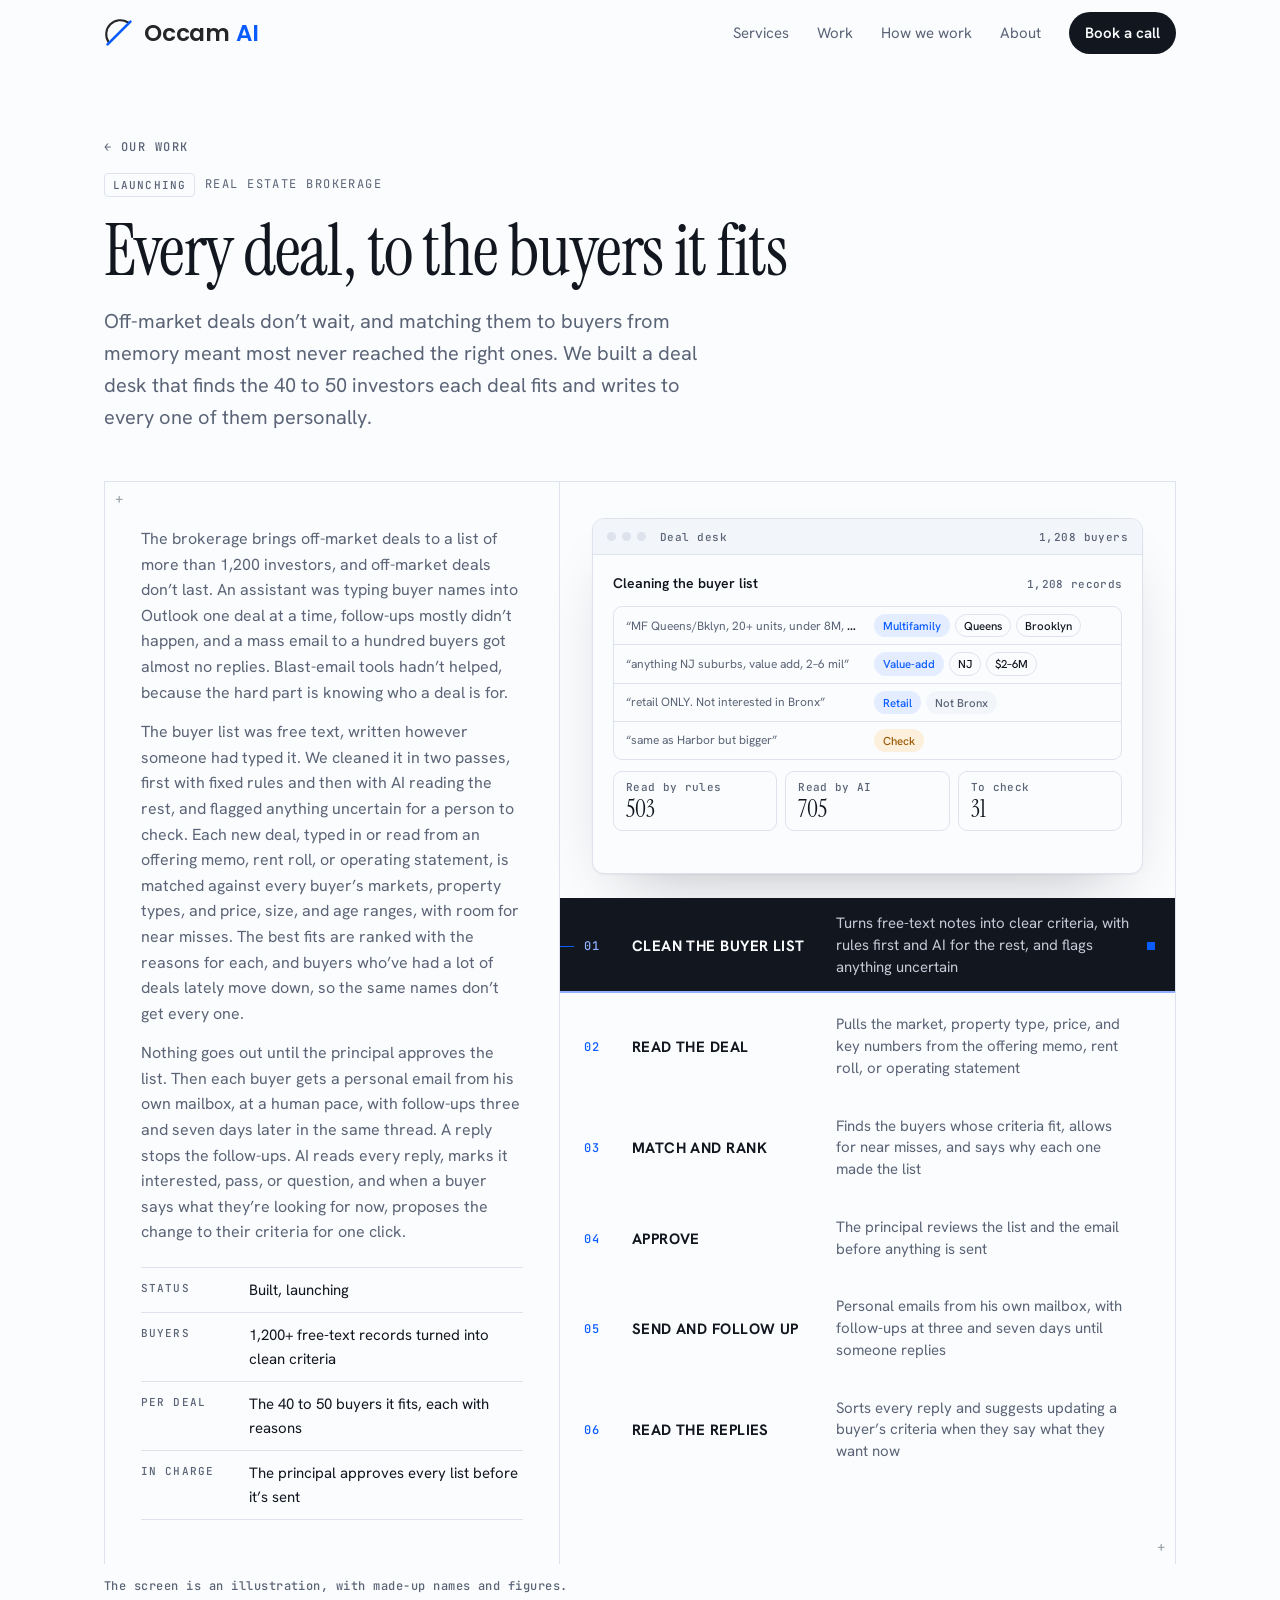
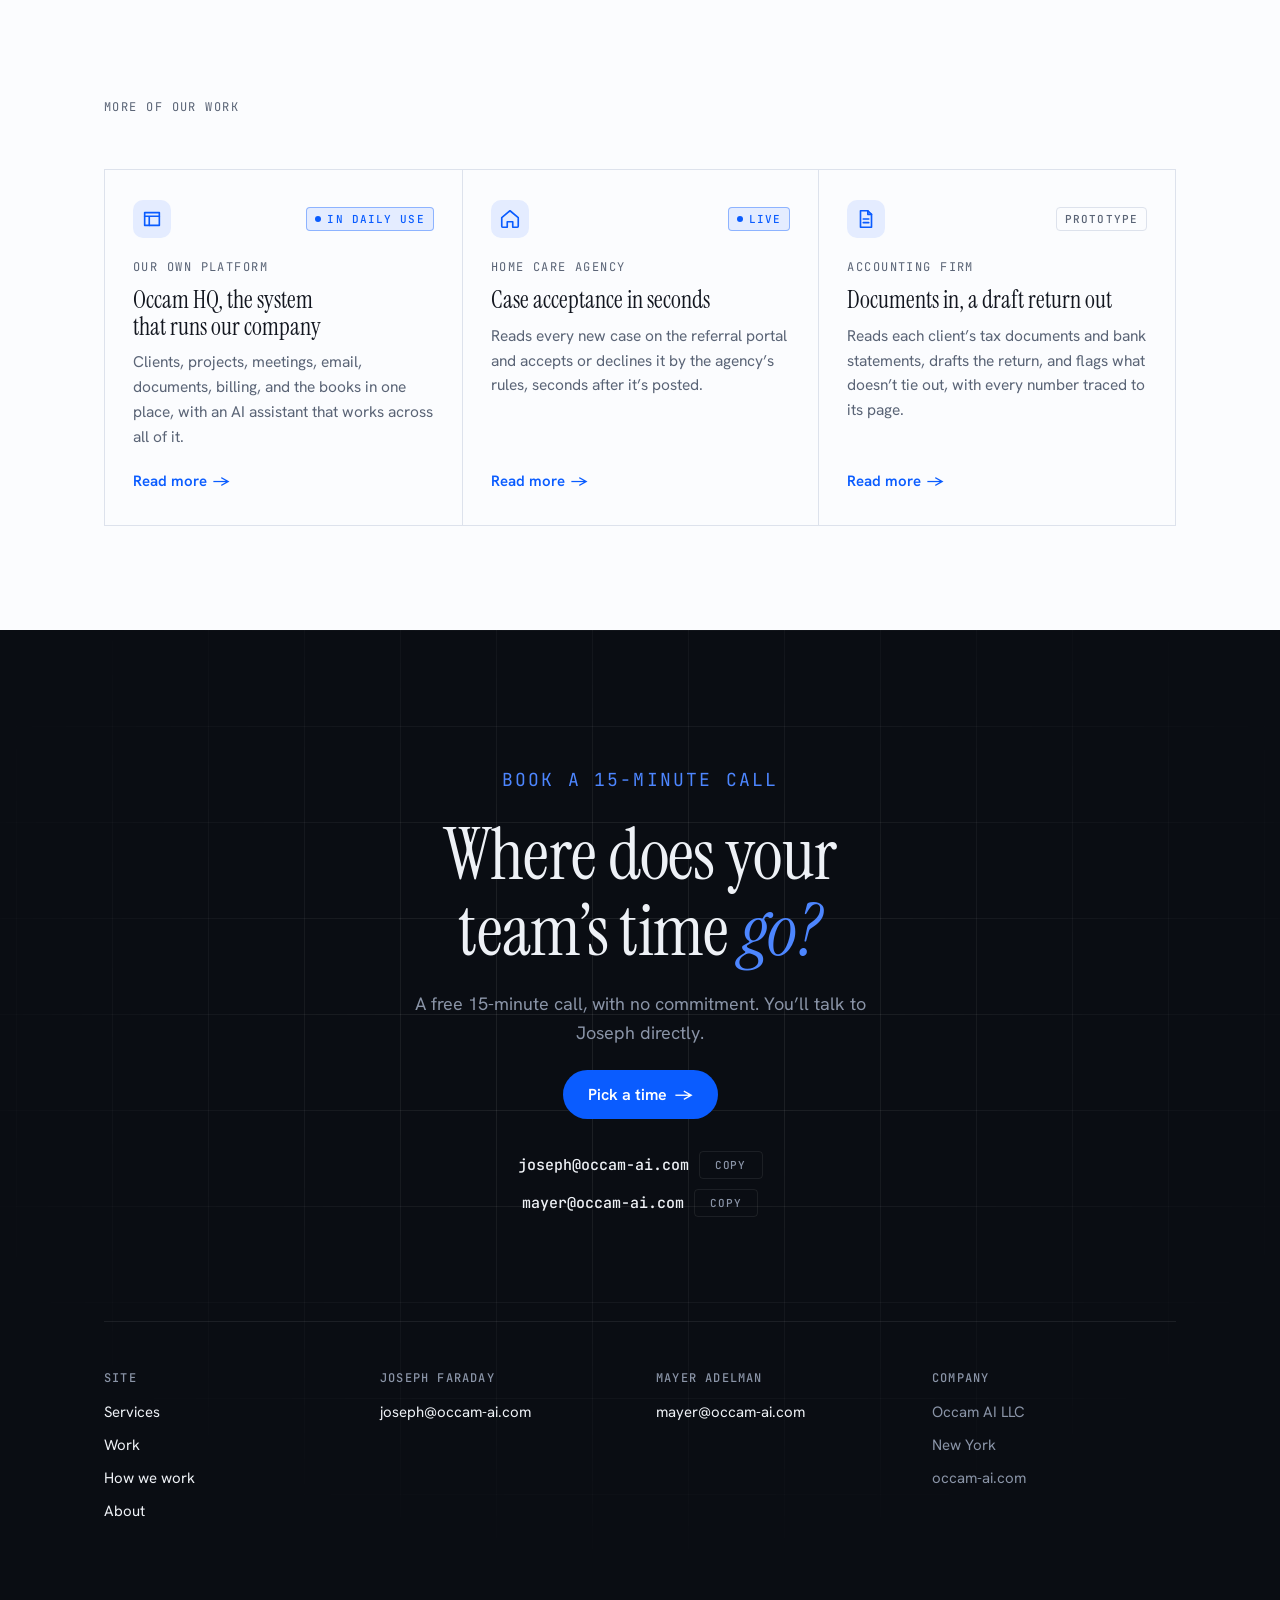
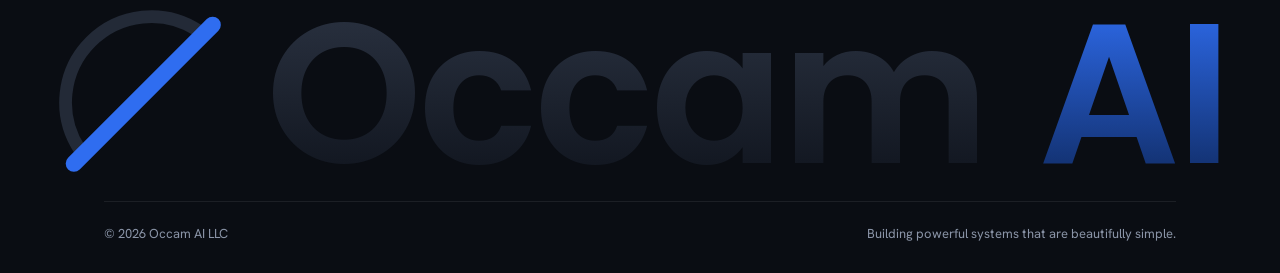
<file: work/real-estate/index.html>
<!doctype html>
<html lang="en">
<head>
<meta charset="utf-8">
<meta name="viewport" content="width=device-width, initial-scale=1, viewport-fit=cover">
<title>A deal desk for a real estate brokerage | Occam AI</title>
<meta name="description" content="Off-market deals don't wait, and matching them to buyers from memory meant most never reached the right ones. We built a deal desk that finds the 40 to 50 investors each deal fits and writes to every one of them personally.">
<meta property="og:title" content="A deal desk for a real estate brokerage | Occam AI">
<meta property="og:description" content="Off-market deals don't wait, and matching them to buyers from memory meant most never reached the right ones. We built a deal desk that finds the 40 to 50 investors each deal fits and writes to every one of them personally.">
<meta property="og:type" content="article">
<meta property="og:url" content="https://occam-ai.com/work/real-estate/">
<meta property="og:site_name" content="Occam AI">
<meta property="og:image" content="https://occam-ai.com/brand/occam-og.png">
<meta name="twitter:card" content="summary_large_image">
<link rel="canonical" href="https://occam-ai.com/work/real-estate/">
<meta name="theme-color" content="#fbfcfe" media="(prefers-color-scheme: light)">
<meta name="theme-color" content="#0c0f15" media="(prefers-color-scheme: dark)">
<link rel="apple-touch-icon" href="/brand/occam-mark-dark-1024.png">
<link rel="icon" href="data:image/svg+xml,%3Csvg xmlns=%27http://www.w3.org/2000/svg%27 viewBox=%270 0 100 100%27%3E%3Cpath d=%27M80 15 A47 47 0 0 0 15 80%27 fill=%27none%27 stroke=%27%23262626%27 stroke-width=%278%27 stroke-linecap=%27round%27/%3E%3Cline x1=%2788%27 y1=%2712%27 x2=%2712%27 y2=%2788%27 stroke=%27%230a5cff%27 stroke-width=%2710%27 stroke-linecap=%27round%27/%3E%3C/svg%3E">
<link rel="preconnect" href="https://fonts.googleapis.com">
<link rel="preconnect" href="https://fonts.gstatic.com" crossorigin>
<link rel="stylesheet" href="https://fonts.googleapis.com/css2?family=Poppins:wght@600&family=Hanken+Grotesk:wght@400;500;600;700&family=Instrument+Serif:ital@0;1&family=JetBrains+Mono:wght@400;500&display=swap">
<link rel="stylesheet" href="/site.css">
</head>
<body>
<a class="skip" href="#top">Skip to content</a>

<header class="nav">
  <div class="wrap">
    <a class="wordmark" href="/" aria-label="Occam AI home"><svg class="mark" viewBox="0 0 100 100" aria-hidden="true"><path d="M80 15 A47 47 0 0 0 15 80" fill="none" stroke="currentColor" stroke-width="7" stroke-linecap="round"/><line x1="88" y1="12" x2="12" y2="88" stroke="var(--accent)" stroke-width="9" stroke-linecap="round"/></svg><b>Occam</b> <span>AI</span></a>
    <nav aria-label="Main">
      <a href="/#services">Services</a>
      <a href="/#work">Work</a>
      <a href="/#process">How we work</a>
      <a href="/#about">About</a>
      <a class="nav-cta" href="https://calendar.google.com/calendar/appointments/schedules/AcZssZ1BsZFPQtZ1KyxTqXxMqfq23Ot45t5nYzURJD05WegzdyhnSSpEqZoWFcHmvjwesI8s2moPnXZu" target="_blank" rel="noopener">Book a call</a>
    </nav>
  </div>
</header>

<main id="top">
  <div class="wrap">
    <div class="page-head">
      <a class="crumb" href="/#work">&larr; Our work</a>
      <div class="case-meta"><span class="tag">Launching</span><p class="eyebrow">Real estate brokerage</p></div>
      <h1>Every deal, to the buyers it fits</h1>
      <p class="lede">Off-market deals don&rsquo;t wait, and matching them to buyers from memory meant most never reached the right ones. We built a deal desk that finds the 40 to 50 investors each deal fits and writes to every one of them personally.</p>
    </div>
  </div>

  <section class="work page-case">
    <div class="wrap">
      <article class="case reveal">
        <div class="case-info">
          <div class="sticky">
            <p>The brokerage brings off-market deals to a list of more than 1,200 investors, and off-market deals don&rsquo;t last. An assistant was typing buyer names into Outlook one deal at a time, follow-ups mostly didn&rsquo;t happen, and a mass email to a hundred buyers got almost no replies. Blast-email tools hadn&rsquo;t helped, because the hard part is knowing who a deal is for.</p>
            <p>The buyer list was free text, written however someone had typed it. We cleaned it in two passes, first with fixed rules and then with AI reading the rest, and flagged anything uncertain for a person to check. Each new deal, typed in or read from an offering memo, rent roll, or operating statement, is matched against every buyer&rsquo;s markets, property types, and price, size, and age ranges, with room for near misses. The best fits are ranked with the reasons for each, and buyers who&rsquo;ve had a lot of deals lately move down, so the same names don&rsquo;t get every one.</p>
            <p>Nothing goes out until the principal approves the list. Then each buyer gets a personal email from his own mailbox, at a human pace, with follow-ups three and seven days later in the same thread. A reply stops the follow-ups. AI reads every reply, marks it interested, pass, or question, and when a buyer says what they&rsquo;re looking for now, proposes the change to their criteria for one click.</p>
            <dl class="case-facts">
              <div><dt>Status</dt><dd>Built, launching</dd></div>
              <div><dt>Buyers</dt><dd>1,200+ free-text records turned into clean criteria</dd></div>
              <div><dt>Per deal</dt><dd>The 40 to 50 buyers it fits, each with reasons</dd></div>
              <div><dt>In charge</dt><dd>The principal approves every list before it&rsquo;s sent</dd></div>
            </dl>
          </div>
        </div>
        <div class="case-stage">
        <div class="screen" aria-hidden="true">
          <div class="chrome"><i></i><i></i><i></i><span class="t">Deal desk</span><span class="r">1,208 buyers</span></div>
          <div class="panes">
            <div class="pane">
              <div class="ph st"><b>Cleaning the buyer list</b><span class="mono">1,208 records</span></div>
              <div class="rows" style="--cols:minmax(0,1fr) minmax(0,1fr)">
                <div class="row st" style="--i:1"><span class="v"><small>&ldquo;MF Queens/Bklyn, 20+ units, under 8M, no walkups pls&rdquo;</small></span><span class="chips"><span class="chip b">Multifamily</span><span class="chip">Queens</span><span class="chip">Brooklyn</span></span></div>
                <div class="row st" style="--i:2"><span class="v"><small>&ldquo;anything NJ suburbs, value add, 2&ndash;6 mil&rdquo;</small></span><span class="chips"><span class="chip b">Value-add</span><span class="chip">NJ</span><span class="chip">$2&ndash;6M</span></span></div>
                <div class="row st" style="--i:3"><span class="v"><small>&ldquo;retail ONLY. Not interested in Bronx&rdquo;</small></span><span class="chips"><span class="chip b">Retail</span><span class="chip g">Not Bronx</span></span></div>
                <div class="row st" style="--i:4"><span class="v"><small>&ldquo;same as Harbor but bigger&rdquo;</small></span><span class="chips"><span class="chip a">Check</span></span></div>
              </div>
              <div class="sum st" style="--i:6"><div><span class="mono">Read by rules</span><b>503</b></div><div><span class="mono">Read by AI</span><b>705</b></div><div><span class="mono">To check</span><b>31</b></div></div>
            </div>
            <div class="pane">
              <div class="ph st"><b>New deal</b><span class="chip b">From the offering memo</span></div>
              <div class="read">
                <div class="doc st" style="--i:1"><span class="h"></span><span style="--w:84%"></span><span style="--w:66%"></span><span></span><span style="--w:52%"></span><span style="--w:90%"></span><span style="--w:70%"></span><span style="--w:46%"></span><span></span><span style="--w:78%"></span><span style="--w:58%"></span><span style="--w:86%"></span><span style="--w:64%"></span><i class="scan"></i></div>
                <div class="rows" style="--cols:86px minmax(0,1fr)">
                  <div class="row st fl" style="--i:2"><span class="k">Property</span><span class="v">18-unit multifamily</span></div>
                  <div class="row st fl" style="--i:3"><span class="k">Market</span><span class="v">Astoria, Queens</span></div>
                  <div class="row st fl" style="--i:4"><span class="k">Price</span><span class="v">$6,400,000</span></div>
                  <div class="row st fl" style="--i:5"><span class="k">NOI &middot; cap</span><span class="v">$390,000 <small>&middot; 6.1%</small></span></div>
                  <div class="row st fl" style="--i:6"><span class="k">Built</span><span class="v">1931 <small>&middot; 92% occupied</small></span></div>
                </div>
              </div>
            </div>
            <div class="pane">
              <div class="ph st"><b>46 buyers fit</b><span class="mono">best first</span></div>
              <div class="rows" style="--cols:minmax(0,1fr) 72px 26px">
                <div class="row st" style="--i:1"><span class="v">Harbor Equity <small>&middot; Queens multifamily, in range</small></span><span class="track" style="--w:96%"><i></i></span><span class="mono">96</span></div>
                <div class="row st" style="--i:2"><span class="v">D. Feldman <small>&middot; bought two nearby</small></span><span class="track" style="--w:91%"><i></i></span><span class="mono">91</span></div>
                <div class="row st" style="--i:3"><span class="v">Brookside Group <small>&middot; wants 6%+ cap</small></span><span class="track" style="--w:84%"><i></i></span><span class="mono">84</span></div>
                <div class="row st" style="--i:4"><span class="v">M. Ostrowski <small>&middot; price 15% over range</small></span><span class="track" style="--w:71%"><i></i></span><span class="mono">71</span></div>
                <div class="row st" style="--i:5"><span class="v">Northline Capital <small>&middot; moved down, 6 deals this week</small></span><span class="track" style="--w:64%"><i></i></span><span class="mono">64</span></div>
              </div>
            </div>
            <div class="pane">
              <div class="ph st"><b>Approve the list</b><span class="mono">nothing sends until you do</span></div>
              <div class="mail st" style="--i:1">
                <div class="row"><span class="k">To</span><span class="v">Tom Reyes <small>&middot; Harbor Equity &middot; and 45 more</small></span></div>
                <div class="row"><span class="k">Subject</span><span class="v">18 units in Astoria at a 6.1% cap</span></div>
                <p>Tom, this one fits what you told us you&rsquo;re after: multifamily in Queens under $10M. 18 units, built 1931, 92% occupied, asking $6.4M. Want the rent roll?</p>
              </div>
              <div class="ph st" style="--i:3;justify-content:flex-end;gap:8px"><span class="btnx">Edit list</span><span class="btnx p">Approve 46</span></div>
            </div>
            <div class="pane">
              <div class="ph st"><b>Sending</b><span class="mono">from your mailbox &middot; human pace</span></div>
              <div class="tl">
                <div class="st" style="--i:1"><span class="mono">Day 0</span><b>46 personal emails, spread over the morning</b><span class="ok">&#10003;</span></div>
                <div class="st" style="--i:2"><span class="mono">Day 3</span><b>Follow-up in the same thread, to 31 who haven&rsquo;t replied</b><span></span></div>
                <div class="st" style="--i:3"><span class="mono">Day 7</span><b>Last follow-up</b><span></span></div>
                <div class="st" style="--i:4"><span class="mono">Any day</span><b>A reply stops the follow-ups</b><span></span></div>
                <div class="st" style="--i:5"><span class="mono">Any day</span><b>An opt-out or bounce stops everything to that buyer</b><span></span></div>
              </div>
            </div>
            <div class="pane">
              <div class="ph st"><b>Replies</b><span class="mono">read by AI</span></div>
              <div class="rows" style="--cols:minmax(0,0.9fr) 82px minmax(0,1.2fr)">
                <div class="row st" style="--i:1"><span class="v">Harbor Equity</span><span class="chip b">Interested</span><span class="v"><small>&ldquo;Send the rent roll&rdquo;</small></span></div>
                <div class="row st" style="--i:2"><span class="v">Brookside Group</span><span class="chip">Question</span><span class="v"><small>&ldquo;Any rent-stabilized units?&rdquo;</small></span></div>
                <div class="row st" style="--i:3"><span class="v">D. Feldman</span><span class="chip g">Pass</span><span class="v"><small>&ldquo;Only doing Brooklyn now&rdquo;</small></span></div>
              </div>
              <div class="ask st" style="--i:5"><span class="ask-mark">AI</span><span class="v">D. Feldman says he&rsquo;s only buying in Brooklyn now. Update his markets?</span><span class="btnx p">Update</span></div>
            </div>
          </div>
        </div>
        <ol class="flow" aria-label="How the deal desk works">
          <li><span class="n">01</span><strong>Clean the buyer list</strong><span class="d">Turns free-text notes into clear criteria, with rules first and AI for the rest, and flags anything uncertain</span><span class="dot" aria-hidden="true"></span></li>
          <li><span class="n">02</span><strong>Read the deal</strong><span class="d">Pulls the market, property type, price, and key numbers from the offering memo, rent roll, or operating statement</span><span class="dot" aria-hidden="true"></span></li>
          <li><span class="n">03</span><strong>Match and rank</strong><span class="d">Finds the buyers whose criteria fit, allows for near misses, and says why each one made the list</span><span class="dot" aria-hidden="true"></span></li>
          <li><span class="n">04</span><strong>Approve</strong><span class="d">The principal reviews the list and the email before anything is sent</span><span class="dot" aria-hidden="true"></span></li>
          <li><span class="n">05</span><strong>Send and follow up</strong><span class="d">Personal emails from his own mailbox, with follow-ups at three and seven days until someone replies</span><span class="dot" aria-hidden="true"></span></li>
          <li><span class="n">06</span><strong>Read the replies</strong><span class="d">Sorts every reply and suggests updating a buyer&rsquo;s criteria when they say what they want now</span><span class="dot" aria-hidden="true"></span></li>
        </ol>
        </div>
      </article>
      <p class="shot-note">The screen is an illustration, with made-up names and figures.</p>
    </div>
  </section>

  <section class="next" aria-labelledby="next-h">
    <div class="wrap">
      <div class="section-head"><p class="eyebrow" id="next-h">More of our work</p></div>
      <div class="projects">
        <a class="proj" href="/work/occam-hq/">
          <div class="proj-top"><svg viewBox="0 0 24 24" aria-hidden="true"><path d="M4 5h16v14H4z"/><path d="M4 9h16M9 9v10"/></svg><span class="tag live">In daily use</span></div>
          <p class="eyebrow">Our own platform</p>
          <h3>Occam HQ, the system that runs our company</h3>
          <p>Clients, projects, meetings, email, documents, billing, and the books in one place, with an AI assistant that works across all of it.</p>
          <span class="more">Read more <span class="arrow" aria-hidden="true">&rarr;</span></span>
        </a>
        <a class="proj" href="/work/home-care/">
          <div class="proj-top"><svg viewBox="0 0 24 24" aria-hidden="true"><path d="M3 10.5 12 3l9 7.5V20a1 1 0 0 1-1 1h-5v-6H9v6H4a1 1 0 0 1-1-1z"/></svg><span class="tag live">Live</span></div>
          <p class="eyebrow">Home care agency</p>
          <h3>Case acceptance in seconds</h3>
          <p>Reads every new case on the referral portal and accepts or declines it by the agency&rsquo;s rules, seconds after it&rsquo;s posted.</p>
          <span class="more">Read more <span class="arrow" aria-hidden="true">&rarr;</span></span>
        </a>
        <a class="proj" href="/work/accounting/">
          <div class="proj-top"><svg viewBox="0 0 24 24" aria-hidden="true"><path d="M6 3h8l4 4v14H6z"/><path d="M14 3v4h4M9 12h6M9 16h6"/></svg><span class="tag">Prototype</span></div>
          <p class="eyebrow">Accounting firm</p>
          <h3>Documents in, a draft return out</h3>
          <p>Reads each client&rsquo;s tax documents and bank statements, drafts the return, and flags what doesn&rsquo;t tie out, with every number traced to its page.</p>
          <span class="more">Read more <span class="arrow" aria-hidden="true">&rarr;</span></span>
        </a>
      </div>
    </div>
  </section>

  <section id="contact" class="closing">
    <div class="wrap">
      <div class="cta reveal">
        <p class="eyebrow" style="color:var(--d-accent)">Book a 15-minute call</p>
        <h2>Where does your team&rsquo;s time <em>go?</em></h2>
        <p>A free 15-minute call, with no commitment. You&rsquo;ll talk to Joseph directly.</p>
        <a class="btn btn-primary" href="https://calendar.google.com/calendar/appointments/schedules/AcZssZ1BsZFPQtZ1KyxTqXxMqfq23Ot45t5nYzURJD05WegzdyhnSSpEqZoWFcHmvjwesI8s2moPnXZu" target="_blank" rel="noopener">Pick a time <span class="arrow" aria-hidden="true">&rarr;</span></a>
        <div class="email-list">
          <div class="email-row">
            <a class="email" href="mailto:joseph@occam-ai.com">joseph@occam-ai.com</a>
            <button class="copy" type="button" data-copy="joseph@occam-ai.com" aria-label="Copy Joseph's email">Copy</button>
          </div>
          <div class="email-row">
            <a class="email" href="mailto:mayer@occam-ai.com">mayer@occam-ai.com</a>
            <button class="copy" type="button" data-copy="mayer@occam-ai.com" aria-label="Copy Mayer's email">Copy</button>
          </div>
        </div>
      </div>

      <footer>
        <div class="foot-cols">
          <div>
            <h4>Site</h4>
            <ul>
              <li><a href="/#services">Services</a></li>
              <li><a href="/#work">Work</a></li>
              <li><a href="/#process">How we work</a></li>
              <li><a href="/#about">About</a></li>
            </ul>
          </div>
          <div>
            <h4>Joseph Faraday</h4>
            <ul>
              <li><a href="mailto:joseph@occam-ai.com">joseph@occam-ai.com</a></li>
            </ul>
          </div>
          <div>
            <h4>Mayer Adelman</h4>
            <ul>
              <li><a href="mailto:mayer@occam-ai.com">mayer@occam-ai.com</a></li>
            </ul>
          </div>
          <div>
            <h4>Company</h4>
            <ul>
              <li>Occam AI LLC</li>
              <li>New York</li>
              <li>occam-ai.com</li>
            </ul>
          </div>
        </div>
        <div class="bigmark" aria-hidden="true">
          <svg viewBox="0 0 100 100"><path d="M80 15 A47 47 0 0 0 15 80" fill="none" stroke="currentColor" stroke-width="7" stroke-linecap="round"/><line x1="88" y1="12" x2="12" y2="88" stroke="#2f6df0" stroke-width="9" stroke-linecap="round"/></svg>
          <span class="o">Occam</span><span class="a">AI</span>
        </div>
        <div class="legal">
          <span>&copy; <span id="year">2026</span> Occam AI LLC</span>
          <span>Building powerful systems that are beautifully simple.</span>
        </div>
      </footer>
    </div>
  </section>
</main>

<script src="/site.js"></script>
</body>
</html>
</file>
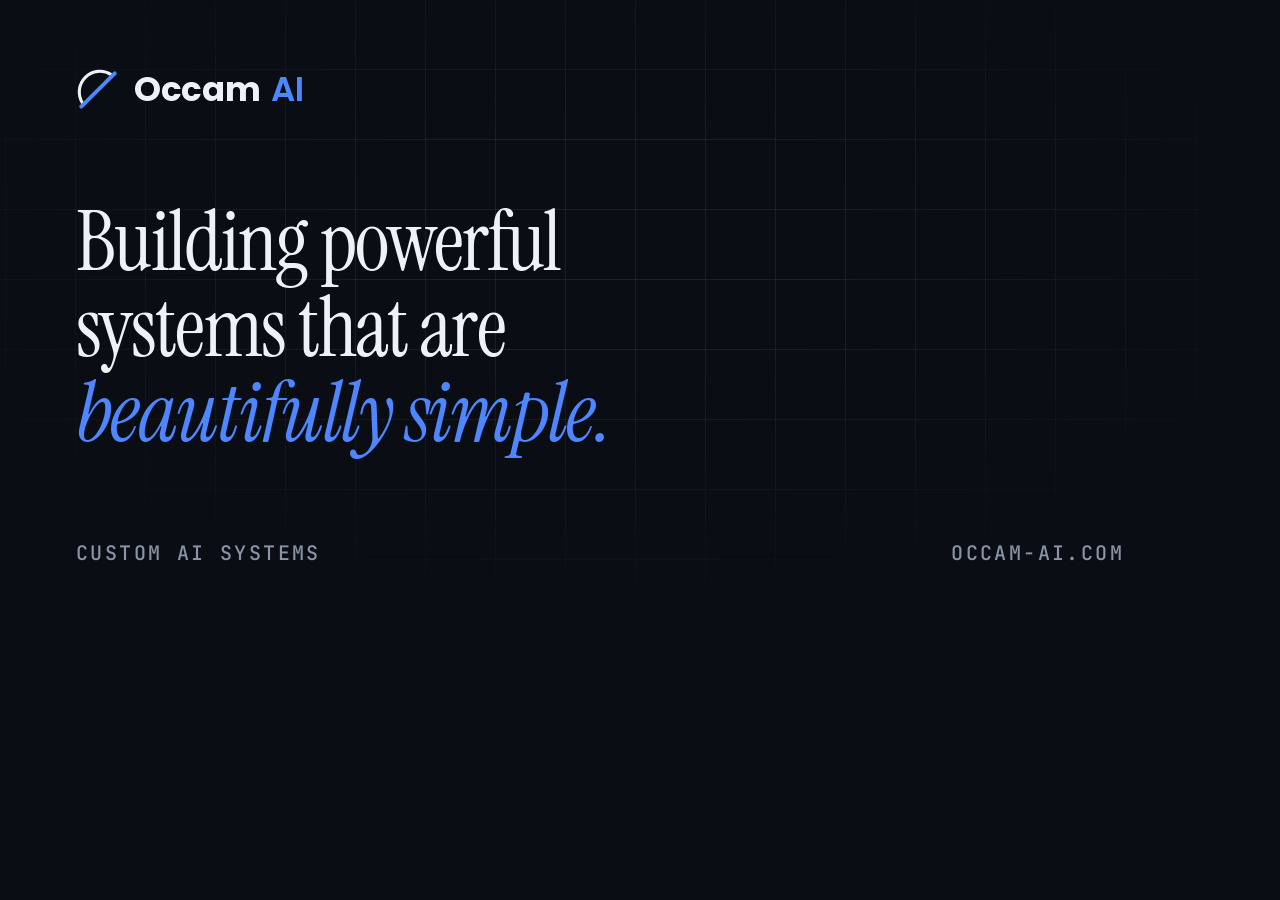
<file: brand/og.html>
<!doctype html>
<!-- Source of brand/occam-og.png, the 1200x630 picture links to the site show. Rendered with headless Chrome at that window size. -->
<html lang="en"><head><meta charset="utf-8">
<link rel="stylesheet" href="https://fonts.googleapis.com/css2?family=Poppins:wght@600&family=Instrument+Serif:ital@0;1&family=JetBrains+Mono:wght@500&display=block">
<style>
html,body{margin:0;width:1200px;height:630px;background:#0a0d13;color:#eef1f6;overflow:hidden}
body{position:relative;font-family:"Instrument Serif",Georgia,serif}
.grid{position:absolute;inset:0;background-image:linear-gradient(rgba(255,255,255,.07) 1px,transparent 1px),linear-gradient(90deg,rgba(255,255,255,.07) 1px,transparent 1px);background-size:70px 70px;background-position:center -1px;-webkit-mask-image:radial-gradient(ellipse 80% 75% at 50% 40%,#000 25%,transparent 80%)}
.in{position:absolute;inset:0;padding:64px 76px;display:flex;flex-direction:column;justify-content:space-between}
.brand{display:flex;align-items:center;gap:14px;font:600 34px Poppins,sans-serif;letter-spacing:-.01em}
.brand svg{width:44px;height:44px}
.brand span{color:#4d86ff;margin-left:-.1em}
h1{margin:0;font-weight:400;font-size:84px;line-height:1.02;letter-spacing:-.02em;max-width:17ch}
h1 em{color:#4d86ff}
.foot{display:flex;justify-content:space-between;font:500 20px "JetBrains Mono",monospace;letter-spacing:.12em;text-transform:uppercase;color:#8a94a7}
</style></head><body><div class="grid"></div><div class="in">
<div class="brand"><svg viewBox="0 0 100 100"><path d="M80 15 A47 47 0 0 0 15 80" fill="none" stroke="#eef1f6" stroke-width="7" stroke-linecap="round"/><line x1="88" y1="12" x2="12" y2="88" stroke="#4d86ff" stroke-width="9" stroke-linecap="round"/></svg><b>Occam</b> <span>AI</span></div>
<h1>Building powerful systems that are <em>beautifully simple.</em></h1>
<div class="foot"><span>Custom AI systems</span><span>occam-ai.com</span></div>
</div></body></html>
</file>
<file: site.css>
/* Layout: a centered hero over a drifting grid ribbon, ruled "blueprint" bands for the work,
   and a dark closing section. The logo's blue razor line is the one accent throughout. */
:root {
  --bg: #fbfcfe;
  --surface: #f2f5fa;
  --fg: #12161f;
  --muted: #5a6476;
  --line: #dde2ec;
  --accent: #0a5cff;
  --ink: #262626;
  --accent-soft: #e4ecff;
  --grid-line: rgba(18, 22, 31, 0.085);
  --step-bg: #12161f; --step-fg: #fbfcfe; --step-muted: #c3cad6; --step-n: #8fb1ff;
  --amber: #9a5a06; --amber-soft: #fcf0dc;
  --shadow: 0 1px 2px rgba(18, 22, 31, .05), 0 30px 64px -32px rgba(18, 22, 31, .3);
  --font-display: "Instrument Serif", Georgia, "Times New Roman", serif;
  --font-body: "Hanken Grotesk", system-ui, -apple-system, "Segoe UI", sans-serif;
  --font-mono: "JetBrains Mono", ui-monospace, "SF Mono", Menlo, monospace;
  --font-brand: "Poppins", "Hanken Grotesk", system-ui, sans-serif;
  --max: 1120px;
  color-scheme: light;
}
@media (prefers-color-scheme: dark) {
  :root:not([data-theme="light"]) {
    --bg: #0c0f15; --surface: #131822; --fg: #e8ecf3; --muted: #97a1b3;
    --line: #242c39; --accent: #4d86ff; --ink: #eef1f6; --accent-soft: #18223a;
    --grid-line: rgba(232, 236, 243, 0.075); color-scheme: dark;
    --step-bg: #18223a; --step-fg: #f3f6fb; --step-muted: #b4bfd2; --step-n: #8fb1ff;
    --amber: #f0b45a; --amber-soft: #2b2214; --shadow: 0 1px 2px rgba(0, 0, 0, .3), 0 30px 64px -32px rgba(0, 0, 0, .8);
  }
}
:root[data-theme="dark"] {
  --bg: #0c0f15; --surface: #131822; --fg: #e8ecf3; --muted: #97a1b3;
  --line: #242c39; --accent: #4d86ff; --ink: #eef1f6; --accent-soft: #18223a;
  --grid-line: rgba(232, 236, 243, 0.075); color-scheme: dark;
  --step-bg: #18223a; --step-fg: #f3f6fb; --step-muted: #b4bfd2; --step-n: #8fb1ff;
  --amber: #f0b45a; --amber-soft: #2b2214; --shadow: 0 1px 2px rgba(0, 0, 0, .3), 0 30px 64px -32px rgba(0, 0, 0, .8);
}
* { box-sizing: border-box; }
html { scroll-behavior: smooth; scroll-padding-top: 76px; }
@media (prefers-reduced-motion: reduce) { html { scroll-behavior: auto; } }
body {
  margin: 0; background: var(--bg); color: var(--fg);
  font-family: var(--font-body); font-size: 17px; line-height: 1.6;
  -webkit-font-smoothing: antialiased; overflow-x: clip;
}
a { color: inherit; }
::selection { background: var(--accent); color: #fff; }
.skip { position: absolute; left: 16px; top: -64px; z-index: 30; background: var(--fg); color: var(--bg); padding: 10px 16px; border-radius: 999px; font-weight: 600; font-size: 15px; text-decoration: none; transition: top .15s; }
.skip:focus { top: 12px; }
a:focus-visible, button:focus-visible { outline: 2px solid var(--accent); outline-offset: 3px; border-radius: 4px; }
.wrap { max-width: var(--max); margin: 0 auto; padding-inline: 24px; }
@media (max-width: 480px) { .wrap { padding-inline: 16px; } }

/* Nav */
header.nav {
  position: sticky; top: 0; z-index: 20; padding-top: env(safe-area-inset-top, 0px);
  background: color-mix(in srgb, var(--bg) 86%, transparent);
  backdrop-filter: blur(12px); -webkit-backdrop-filter: blur(12px);
  border-bottom: 1px solid transparent; transition: border-color .2s, background .2s;
}
header.nav.scrolled { border-bottom-color: var(--line); }
.nav .wrap { display: flex; align-items: center; justify-content: space-between; gap: 16px; padding-block: 12px; }
.wordmark { display: inline-flex; align-items: center; gap: 10px; font-family: var(--font-brand); font-weight: 600; font-size: 23px; letter-spacing: -0.01em; text-decoration: none; color: var(--ink); }
.wordmark b { font-weight: 600; }
.wordmark .mark { width: 30px; height: 30px; flex: none; }
.wordmark span { color: var(--accent); margin-left: -0.15em; }
.nav nav { display: flex; align-items: center; gap: 28px; font-size: 15px; }
.nav nav a { text-decoration: none; color: var(--muted); transition: color .15s; }
.nav nav a:hover, .nav nav a[aria-current] { color: var(--fg); }
.nav nav a:not(.nav-cta) { position: relative; padding-block: 6px; }
.nav nav a:not(.nav-cta)::after { content: ""; position: absolute; left: 0; right: 0; bottom: 0; height: 1.5px; background: var(--accent); transform: scaleX(0); transform-origin: left; transition: transform .25s ease; }
.nav nav a[aria-current]::after { transform: scaleX(1); }
@media (prefers-reduced-motion: reduce) { .nav nav a:not(.nav-cta)::after, .skip, .btn .arrow, .cell::after, .flow li, .flow li::before { transition: none; } }
.nav nav a.nav-cta {
  color: var(--bg); background: var(--fg); font-weight: 600; padding: 9px 16px; border-radius: 999px;
}
.nav nav a.nav-cta:hover { color: var(--bg); background: var(--accent); }
@media (max-width: 720px) { .nav nav a:not(.nav-cta) { display: none; } }

/* Type */
.eyebrow { font-family: var(--font-mono); font-size: 12px; letter-spacing: 0.12em; text-transform: uppercase; color: var(--muted); margin: 0; }
.eyebrow.blue { color: var(--accent); }
h1, h2, h3 { text-wrap: balance; margin: 0; }
h1 { font-family: var(--font-display); font-weight: 400; font-size: clamp(46px, 7.6vw, 92px); line-height: 1; letter-spacing: -0.02em; }
h1 em, h2 em { font-style: italic; color: var(--accent); }
h2 { font-family: var(--font-display); font-weight: 400; font-size: clamp(34px, 4.6vw, 54px); line-height: 1.05; letter-spacing: -0.01em; }
h3 { font-size: 19px; font-weight: 600; line-height: 1.3; }
p { margin: 0; text-wrap: pretty; }
.lede { font-size: clamp(18px, 2vw, 20px); color: var(--muted); max-width: 56ch; }

section { padding-block: 104px; }
@media (max-width: 640px) { section { padding-block: 68px; } }
.section-head { display: grid; gap: 16px; margin-bottom: 52px; max-width: 720px; }

/* Buttons */
.btn {
  display: inline-flex; align-items: center; gap: 8px; padding: 13px 24px; border-radius: 999px;
  font: 600 16px var(--font-body); text-decoration: none; border: 1px solid transparent; cursor: pointer;
  transition: background .15s, border-color .15s, transform .15s;
}
.btn-primary { background: #0a5cff; color: #fff; }
.btn-primary:hover { background: #0047d6; }
.btn:active { transform: translateY(1px); }
.btn-ghost { border-color: var(--line); color: var(--fg); background: var(--bg); }
.btn-ghost:hover { border-color: var(--muted); }
.btn .arrow { transition: transform .15s; }
.btn:hover .arrow { transform: translateX(3px); }

/* Hero */
.hero { position: relative; padding-block: 0; overflow: hidden; }
#grid { position: absolute; inset: 0; width: 100%; height: 100%; pointer-events: none;
  -webkit-mask-image: linear-gradient(to bottom, #000 55%, transparent 92%);
          mask-image: linear-gradient(to bottom, #000 55%, transparent 92%); }
.hero-inner { position: relative; display: grid; justify-items: center; text-align: center; gap: 26px; padding-block: 108px 72px; }
.hero-inner h1 { max-width: 17ch; }
.hero-inner .lede { max-width: 50ch; color: var(--fg); opacity: .78; }
.actions { display: flex; flex-wrap: wrap; justify-content: center; align-items: center; gap: 12px; margin-top: 10px; }
.ticks { font: 500 13px var(--font-mono); color: var(--accent); letter-spacing: 0.3em; user-select: none; }
@media (max-width: 640px) { .hero-inner { padding-block: 84px 48px; } .ticks { display: none; } }

/* Razor band */
.razor { padding-block: 0; }
.razor .wrap { position: relative; display: grid; justify-items: center; text-align: center; gap: 14px; padding-block: 72px; border-block: 1px solid var(--line); overflow: hidden; }
.razor svg { width: 44px; height: 44px; color: var(--ink); }
.razor blockquote { margin: 0; display: grid; gap: 12px; justify-items: center; }
.razor q { font-family: var(--font-display); font-style: italic; font-size: clamp(28px, 4vw, 46px); line-height: 1.12; quotes: none; max-width: 22ch; }
.razor cite { font-style: normal; font-size: 15px; color: var(--muted); max-width: 54ch; }

/* Work: ruled blueprint bands */
.work-head { display: grid; grid-template-columns: 1.25fr 1fr; border: 1px solid var(--line); border-bottom: 0; }
.work-head > div { padding: 36px; display: grid; gap: 14px; align-content: end; }
.work-head > div + div { border-left: 1px solid var(--line); }
.work-head p:not(.eyebrow) { color: var(--muted); }
.case { position: relative; display: grid; grid-template-columns: minmax(0, 0.85fr) minmax(0, 1.15fr); border: 1px solid var(--line); border-bottom: 0; }
.case:last-child { border-bottom: 1px solid var(--line); }
.case::before, .case::after { content: "+"; position: absolute; font: 400 14px/1 var(--font-mono); color: var(--muted); opacity: .6; }
.case::before { left: 10px; top: 10px; }
.case::after { right: 10px; bottom: 10px; }
.case-info { padding: 44px 36px; display: grid; gap: 14px; align-content: start; border-right: 1px solid var(--line); }
.case-info .sticky { position: sticky; top: 100px; display: grid; gap: 14px; }
.case-meta { display: flex; flex-wrap: wrap; align-items: center; gap: 10px; }
.tag { font: 500 11px var(--font-mono); letter-spacing: 0.1em; text-transform: uppercase; padding: 4px 8px; border: 1px solid var(--line); border-radius: 4px; color: var(--muted); }
.tag.live { color: var(--accent); border-color: color-mix(in srgb, var(--accent) 40%, transparent); background: var(--accent-soft); }
.case-info h3 { font-family: var(--font-display); font-weight: 400; font-size: clamp(28px, 3vw, 36px); line-height: 1.08; }
.case-info p { color: var(--muted); font-size: 16px; }
.flow { list-style: none; margin: 0; padding: 36px 0; display: grid; align-content: center; gap: 6px; }
.flow li {
  position: relative; display: grid; grid-template-columns: 34px minmax(0, 190px) minmax(0, 1fr) 8px; gap: 14px; align-items: center;
  padding: 15px 20px 15px 24px; color: var(--fg);
  transition: background .25s ease, color .25s ease;
}
.flow .n { font: 500 12px var(--font-mono); letter-spacing: 0.08em; color: var(--accent); }
.flow strong { font-size: 15px; font-weight: 700; letter-spacing: 0.03em; text-transform: uppercase; }
.flow .d { font-size: 15px; line-height: 1.45; color: var(--muted); transition: color .25s ease; }
.flow .dot { width: 8px; height: 8px; background: var(--accent); opacity: 0; transition: opacity .25s ease; }
.flow li::before { content: ""; position: absolute; left: 0; top: 50%; width: 14px; height: 1px; background: var(--accent); transform: scaleX(0); transform-origin: left; transition: transform .3s ease; }
.flow li.on { background: var(--step-bg); color: var(--step-fg); }
.flow li.on .d { color: var(--step-muted); }
.flow li.on .n { color: var(--step-n); }
.flow li.on .dot { opacity: 1; }
.flow li.on::before { transform: scaleX(1); }
@media (max-width: 900px) {
  .work-head, .case { grid-template-columns: 1fr; }
  .work-head > div + div { border-left: 0; border-top: 1px solid var(--line); }
  .work-head > div { padding: 28px 24px; }
  .case-info { border-right: 0; border-bottom: 1px solid var(--line); padding: 36px 24px 28px; }
  .case-info .sticky { position: static; }
  .flow { padding: 16px 0; }
}
@media (max-width: 560px) {
  .flow li { grid-template-columns: 30px minmax(0, 1fr); padding: 14px 16px; row-gap: 4px; }
  .flow .d { grid-column: 2; }
  .flow .dot { display: none; }
}

/* Services */
.services { display: grid; grid-template-columns: repeat(3, 1fr); border: 1px solid var(--line); }
.service { padding: 32px 28px 36px; display: grid; gap: 12px; align-content: start; min-width: 0; position: relative; transition: background .2s; }
.service + .service { border-left: 1px solid var(--line); }
.service:hover { background: var(--surface); }
.service p { color: var(--muted); font-size: 16px; }
.service .label { font: 500 12px var(--font-mono); letter-spacing: 0.1em; text-transform: uppercase; color: var(--muted); }
@media (max-width: 820px) {
  .services { grid-template-columns: 1fr; }
  .service + .service { border-left: 0; border-top: 1px solid var(--line); }
}

/* Process */
.alt { background: var(--surface); border-block: 1px solid var(--line); }
.steps { list-style: none; margin: 0; padding: 0; display: grid; grid-template-columns: repeat(3, 1fr); gap: 0; position: relative; }
.steps::before { content: ""; position: absolute; left: 0; right: 0; top: 7px; height: 1px; background: var(--line); }
.steps li { display: grid; gap: 12px; align-content: start; min-width: 0; padding-right: 36px; position: relative; padding-top: 44px; }
.steps li::before { content: ""; position: absolute; left: 0; top: 0; width: 15px; height: 15px; background: var(--accent); }
.steps .when { font: 500 12px var(--font-mono); letter-spacing: 0.1em; text-transform: uppercase; color: var(--accent); }
.steps h3 { font-family: var(--font-display); font-weight: 400; font-size: 30px; line-height: 1.1; }
.steps p { color: var(--muted); font-size: 16px; }
@media (max-width: 760px) {
  .steps { grid-template-columns: 1fr; gap: 36px; }
  .steps::before { left: 7px; right: auto; top: 0; bottom: 0; width: 1px; height: auto; }
  .steps li { padding: 0 0 0 40px; }
}

/* About */
.about { display: grid; gap: 56px; }
.about-story { display: grid; grid-template-columns: 1fr 1fr; gap: 48px; align-items: start; }
.about-story .head { display: grid; gap: 16px; }
.story { display: grid; gap: 16px; }
.story p { color: var(--muted); font-size: 18px; }
.story p:first-child { color: var(--fg); }
@media (max-width: 820px) { .about-story { grid-template-columns: 1fr; gap: 24px; } }
.team { display: grid; grid-template-columns: repeat(2, 1fr); border: 1px solid var(--line); }
.person { display: grid; grid-template-columns: 56px 1fr; gap: 18px; align-items: stretch; padding: 32px 28px; min-width: 0; }
.person + .person { border-left: 1px solid var(--line); }
.initials {
  width: 56px; height: 56px; align-self: start; border-radius: 50%; background: var(--accent-soft); color: var(--accent);
  display: grid; place-items: center; font: 600 18px var(--font-body); letter-spacing: 0.02em;
  position: relative; overflow: hidden;
}
/* The photo from Occam HQ covers the initials; if it fails to load it removes itself and the initials show. */
.initials img { position: absolute; inset: 0; width: 100%; height: 100%; object-fit: cover; border-radius: 50%; color: transparent; }
.person .role { font: 500 12px var(--font-mono); color: var(--accent); letter-spacing: 0.08em; text-transform: uppercase; margin-bottom: 8px; }
.person-body { display: flex; flex-direction: column; gap: 4px; min-width: 0; height: 100%; }
.person-body > p:not(.role) { color: var(--muted); font-size: 16px; }
.contact-lines { margin: auto 0 0; padding-top: 18px; display: grid; gap: 6px; }
.contact-lines div { display: grid; grid-template-columns: 56px 1fr; gap: 8px; align-items: baseline; }
.contact-lines dt { font: 500 12px var(--font-mono); letter-spacing: 0.08em; text-transform: uppercase; color: var(--muted); }
.contact-lines dd { margin: 0; font: 500 15px var(--font-mono); min-width: 0; overflow-wrap: anywhere; }
.contact-lines a { color: var(--fg); text-decoration: none; }
.contact-lines a:hover { color: var(--accent); }
@media (max-width: 820px) {
  .team { grid-template-columns: 1fr; }
  .person + .person { border-left: 0; border-top: 1px solid var(--line); }
  .person { padding: 26px 20px; }
}

/* Closing: dark, gridded, regardless of theme */
.closing {
  --d-bg: #0a0d13; --d-fg: #eef1f6; --d-muted: #8a94a7; --d-line: rgba(255, 255, 255, 0.075); --d-accent: #4d86ff;
  position: relative; background: var(--d-bg); color: var(--d-fg); padding-block: 0; overflow: hidden;
}
.closing::before {
  content: ""; position: absolute; inset: 0; pointer-events: none;
  background-image: linear-gradient(var(--d-line) 1px, transparent 1px), linear-gradient(90deg, var(--d-line) 1px, transparent 1px);
  background-size: 96px 96px; background-position: center top;
  -webkit-mask-image: radial-gradient(ellipse 75% 60% at 50% 30%, #000 20%, transparent 78%);
          mask-image: radial-gradient(ellipse 75% 60% at 50% 30%, #000 20%, transparent 78%);
}
.closing .wrap { position: relative; }
.cta { display: grid; justify-items: center; text-align: center; gap: 22px; padding-block: 136px 104px; }
.cta h2 { font-size: clamp(40px, 6vw, 72px); color: var(--d-fg); max-width: 14ch; }
.cta h2 em { color: var(--d-accent); }
.cta > p { color: var(--d-muted); max-width: 46ch; font-size: 18px; }
.email-list { display: grid; gap: 10px; justify-items: center; margin-top: 10px; }
.email-row { display: flex; flex-wrap: wrap; gap: 10px; align-items: center; justify-content: center; }
.email { font: 500 15px var(--font-mono); user-select: all; color: var(--d-fg); text-decoration: none; word-break: break-all; }
.email:hover { color: var(--d-accent); }
.copy {
  font: 500 11px var(--font-mono); letter-spacing: 0.08em; text-transform: uppercase; padding: 6px 10px; border-radius: 4px; cursor: pointer;
  background: transparent; color: var(--d-muted); border: 1px solid var(--d-line); min-width: 64px;
}
.copy:hover { color: var(--d-fg); border-color: var(--d-muted); }
.closing a:focus-visible, .closing button:focus-visible { outline-color: var(--d-accent); }

.foot-cols { display: grid; grid-template-columns: repeat(4, 1fr); gap: 32px; padding-block: 48px; border-top: 1px solid var(--d-line); font-size: 15px; }
.foot-cols h4 { margin: 0 0 14px; font: 500 12px var(--font-mono); letter-spacing: 0.1em; text-transform: uppercase; color: var(--d-muted); }
.foot-cols ul { list-style: none; margin: 0; padding: 0; display: grid; gap: 9px; }
.foot-cols a { text-decoration: none; color: var(--d-fg); overflow-wrap: anywhere; }
.foot-cols a:hover { color: var(--d-accent); }
.foot-cols li { color: var(--d-muted); }
@media (max-width: 760px) { .foot-cols { grid-template-columns: repeat(2, 1fr); } .cta { padding-block: 96px 72px; } }

.bigmark {
  display: flex; align-items: center; justify-content: center; gap: 0.16em; padding-block: 24px 8px;
  font-family: var(--font-brand); font-weight: 600; font-size: clamp(54px, 15.5vw, 212px); line-height: 1; letter-spacing: -0.02em;
  white-space: nowrap; user-select: none;
}
.bigmark svg { width: 0.92em; height: 0.92em; flex: none; color: #232a37; }
.bigmark .o { background: linear-gradient(180deg, #2b3342 0%, #131822 85%); -webkit-background-clip: text; background-clip: text; color: transparent; }
.bigmark .a { background: linear-gradient(180deg, #2f6df0 0%, #12306e 90%); -webkit-background-clip: text; background-clip: text; color: transparent; margin-left: 0.1em; }
.legal { display: flex; flex-wrap: wrap; justify-content: space-between; gap: 12px; padding-block: 22px 28px; font-size: 13px; color: var(--d-muted); border-top: 1px solid var(--d-line); }

/* Screens: small working mock-ups of the systems, drawn in HTML so they stay sharp and follow the theme.
   The names and figures in them are examples. */
.screen { position: relative; border: 1px solid var(--line); border-radius: 12px; background: var(--bg); box-shadow: var(--shadow); overflow: hidden; text-align: left; font-size: 13px; line-height: 1.4; container-type: inline-size; }
.chrome { display: flex; align-items: center; gap: 6px; height: 36px; padding: 0 14px; border-bottom: 1px solid var(--line); background: var(--surface); font: 500 11px var(--font-mono); letter-spacing: .04em; color: var(--muted); white-space: nowrap; }
.chrome i { width: 9px; height: 9px; border-radius: 50%; background: var(--line); flex: none; }
.chrome .t { margin-left: 8px; overflow: hidden; text-overflow: ellipsis; }
.chrome .r { margin-left: auto; padding-left: 12px; }
.live { display: inline-flex; align-items: center; gap: 6px; color: var(--accent); }
.live::before { content: ""; width: 6px; height: 6px; border-radius: 50%; background: currentColor; animation: pulse 1.8s ease-in-out infinite; }
@keyframes pulse { 50% { opacity: .25; } }
.mono { font: 500 11px var(--font-mono); letter-spacing: .03em; color: var(--muted); white-space: nowrap; }
.chip { display: inline-flex; align-items: center; justify-self: start; gap: 5px; padding: 2px 8px; border-radius: 999px; font: 500 11.5px/1.5 var(--font-body); border: 1px solid var(--line); color: var(--fg); background: var(--bg); white-space: nowrap; }
.chip.b { color: var(--accent); background: var(--accent-soft); border-color: transparent; }
.chip.a { color: var(--amber); background: var(--amber-soft); border-color: transparent; }
.chip.g { color: var(--muted); background: var(--surface); border-color: transparent; }
.chips { display: flex; flex-wrap: wrap; gap: 5px; min-width: 0; }

.panes { position: relative; height: 318px; }
.pane { display: none; position: absolute; inset: 0; padding: 18px 20px; flex-direction: column; gap: 11px; }
.pane:first-child { display: flex; }
.js .pane { display: flex; opacity: 0; visibility: hidden; transition: opacity .3s ease, visibility 0s .3s; }
.js .pane.on { opacity: 1; visibility: visible; transition: opacity .35s ease .08s; }
.js .pane .st { opacity: 0; }
.js .pane.on .st { animation: rise .45s cubic-bezier(.2, .7, .2, 1) both; animation-delay: calc(var(--i, 0) * 130ms + 140ms); }
.js .pane.on .st.fl { animation-name: rise, flash; animation-duration: .45s, 1.6s; }
@keyframes rise { from { opacity: 0; transform: translateY(6px); } to { opacity: 1; transform: none; } }
@keyframes flash { 0%, 30% { background: var(--accent-soft); } 100% { background: transparent; } }
.ph { display: flex; align-items: center; justify-content: space-between; gap: 12px; min-height: 22px; }
.ph b { font-size: 14px; font-weight: 600; }
.rows { display: grid; border: 1px solid var(--line); border-radius: 9px; overflow: hidden; }
.row { display: grid; grid-template-columns: var(--cols, 104px minmax(0, 1fr)); gap: 12px; align-items: center; padding: 7px 12px; min-width: 0; min-height: 36px; }
.row + .row { border-top: 1px solid var(--line); }
.row .k { color: var(--muted); font-size: 12.5px; white-space: nowrap; }
.row .v { font-weight: 600; min-width: 0; overflow: hidden; text-overflow: ellipsis; white-space: nowrap; }
.rows.multi .v { white-space: normal; }
.rows.multi .row { align-items: start; }
.rows.multi .ok { margin-top: 2px; }
.row .v small { font-weight: 400; color: var(--muted); font-size: 12px; }
.ok { width: 16px; height: 16px; border-radius: 50%; background: var(--accent); color: #fff; display: inline-grid; place-items: center; font-size: 9.5px; font-weight: 700; flex: none; }
.ok.a { background: var(--amber); }
.ok.o { background: transparent; border: 1.5px dashed var(--line); }
.toggle { width: 30px; height: 17px; border-radius: 999px; background: var(--accent); position: relative; flex: none; }
.toggle::after { content: ""; position: absolute; top: 2px; right: 2px; width: 13px; height: 13px; border-radius: 50%; background: #fff; }
.verdict { display: flex; align-items: center; justify-content: space-between; gap: 12px; padding: 10px 14px; border-radius: 9px; background: var(--accent); color: #fff; font-weight: 600; }
.verdict .mono { color: rgba(255, 255, 255, .78); }
.btnx { display: inline-flex; align-items: center; padding: 5px 12px; border-radius: 7px; font-weight: 600; font-size: 12.5px; border: 1px solid var(--line); white-space: nowrap; }
.btnx.p { background: var(--accent); border-color: var(--accent); color: #fff; }
.track { height: 6px; border-radius: 3px; background: var(--surface); overflow: hidden; }
.track > i { display: block; height: 100%; width: var(--w); border-radius: 3px; background: var(--accent); transform-origin: left; }
.js .pane.on .track > i { animation: grow 1s cubic-bezier(.2, .7, .2, 1) both; animation-delay: calc(var(--i, 0) * 130ms + 260ms); }
@keyframes grow { from { transform: scaleX(0); } }
.read { display: grid; grid-template-columns: 96px minmax(0, 1fr); gap: 14px; align-items: start; }
.doc { position: relative; border: 1px solid var(--line); border-radius: 6px; padding: 10px 9px; display: grid; gap: 6px; overflow: hidden; background: var(--bg); }
.doc span { height: 4px; border-radius: 2px; background: var(--line); width: var(--w, 100%); }
.doc span.h { height: 6px; width: 55%; background: var(--muted); opacity: .5; margin-bottom: 4px; }
.scan { position: absolute; left: 0; right: 0; top: 0; height: 22px; background: linear-gradient(to bottom, transparent, color-mix(in srgb, var(--accent) 22%, transparent)); border-bottom: 1.5px solid var(--accent); }
.js .pane.on .scan { animation: scan 2.2s ease-in-out infinite; }
@keyframes scan { from { transform: translateY(-24px); } to { transform: translateY(190px); } }
.tl { position: relative; display: grid; gap: 9px; padding-left: 20px; }
.tl::before { content: ""; position: absolute; left: 4px; top: 10px; bottom: 10px; width: 1px; background: var(--line); }
.tl > div { position: relative; display: grid; grid-template-columns: 40px minmax(0, 1fr) auto; gap: 10px; align-items: center; min-height: 26px; }
.tl > div::before { content: ""; position: absolute; left: -20px; top: 50%; width: 9px; height: 9px; margin-top: -5px; border-radius: 50%; background: var(--accent); }
.tl b { font-weight: 500; overflow: hidden; text-overflow: ellipsis; white-space: nowrap; }
.seg { display: inline-flex; border: 1px solid var(--line); border-radius: 8px; padding: 2px; gap: 2px; }
.seg span { padding: 3px 10px; border-radius: 6px; font-size: 12px; color: var(--muted); }
.seg span.on { background: var(--fg); color: var(--bg); font-weight: 600; }
.mail { border: 1px solid var(--line); border-radius: 9px; overflow: hidden; }
.mail .row { --cols: 54px minmax(0, 1fr); min-height: 32px; }
.mail p { padding: 10px 12px; border-top: 1px solid var(--line); color: var(--muted); font-size: 12.5px; line-height: 1.55; }
.sum { display: grid; grid-template-columns: repeat(3, minmax(0, 1fr)); gap: 8px; }
.sum div { min-width: 0; overflow: hidden; }
.sum .mono { overflow: hidden; text-overflow: ellipsis; }
.sum div { border: 1px solid var(--line); border-radius: 9px; padding: 8px 12px; display: grid; gap: 2px; }
.sum b { font: 400 24px/1.1 var(--font-display); }
@container (max-width: 440px) {
  .read { grid-template-columns: 1fr; }
  .doc, .hide-sm { display: none; }
  .pane { padding: 16px 14px; }
  .row { padding: 7px 10px; gap: 10px; }
  .row .chips { flex-wrap: nowrap; overflow: hidden; -webkit-mask-image: linear-gradient(to right, #000 85%, transparent); mask-image: linear-gradient(to right, #000 85%, transparent); }
}

/* Case studies: the screen above the steps; the lit step is the one on screen. */
.case-stage { display: grid; align-content: start; min-width: 0; }
.case-stage .screen { margin: 36px 32px 6px; }
.case-stage .flow { padding: 18px 0 30px; }
.js .flow li { cursor: pointer; }
.flow li::after { content: ""; position: absolute; left: 0; right: 0; bottom: 0; height: 2px; background: var(--step-n); transform: scaleX(0); transform-origin: left; }
.flow li.run::after { animation: fill var(--dur, 4.5s) linear forwards; }
@keyframes fill { to { transform: scaleX(1); } }
@media (max-width: 900px) { .case-stage .screen { margin: 24px 20px 4px; } }
@media (max-width: 480px) { .case-stage .screen { margin: 20px 12px 4px; } }

/* Services sit right under the hero's buttons. */
.hero + #services { padding-top: 8px; }

/* Work: our own platform first, then a card per project, each opening its page. */
.more { display: inline-flex; align-items: center; gap: 6px; font-weight: 600; font-size: 15px; color: var(--accent); text-decoration: none; }
.more .arrow { transition: transform .15s; }
a:hover > .more .arrow, .more:hover .arrow { transform: translateX(3px); }
.feature { display: grid; grid-template-columns: minmax(0, .78fr) minmax(0, 1.22fr); border: 1px solid var(--line); }
.feature-info { padding: 44px 36px; display: grid; gap: 16px; align-content: center; }
.feature-info h3 { font-family: var(--font-display); font-weight: 400; font-size: clamp(30px, 3.2vw, 40px); line-height: 1.06; }
.feature-info p { color: var(--muted); font-size: 16px; }
.feature-info .more { margin-top: 6px; }
.feature-shot { padding: 36px 32px; background: var(--surface); border-left: 1px solid var(--line); display: grid; align-content: center; min-width: 0; }
.ask { display: grid; grid-template-columns: auto minmax(0, 1fr) auto; gap: 10px; align-items: center; padding: 9px 10px 9px 9px; border-radius: 10px; border: 1px solid color-mix(in srgb, var(--accent) 35%, var(--line)); background: color-mix(in srgb, var(--accent-soft) 60%, var(--bg)); }
.ask .v { font-weight: 500; font-size: 12.5px; line-height: 1.4; white-space: normal; }
.ask-mark { width: 24px; height: 24px; border-radius: 7px; background: var(--accent); color: #fff; display: grid; place-items: center; font: 700 10px var(--font-mono); }
.projects { display: grid; grid-template-columns: repeat(3, 1fr); border: 1px solid var(--line); border-top: 0; }
.proj { display: flex; flex-direction: column; gap: 10px; padding: 30px 28px 32px; text-decoration: none; color: var(--fg); min-width: 0; transition: background .2s; }
.proj + .proj { border-left: 1px solid var(--line); }
.proj:hover { background: var(--surface); }
.proj-top { display: flex; align-items: center; justify-content: space-between; margin-bottom: 10px; }
.proj-top svg { width: 38px; height: 38px; padding: 8px; border-radius: 10px; background: var(--accent-soft); color: var(--accent); fill: none; stroke: currentColor; stroke-width: 1.8; stroke-linecap: round; stroke-linejoin: round; }
.proj h3 { font-family: var(--font-display); font-weight: 400; font-size: 27px; line-height: 1.1; }
.proj p:not(.eyebrow) { color: var(--muted); font-size: 15.5px; }
.proj .more { margin-top: auto; padding-top: 10px; }
@media (max-width: 900px) {
  .feature { grid-template-columns: 1fr; }
  .feature-shot { border-left: 0; border-top: 1px solid var(--line); padding: 24px 16px; }
  .feature-info { padding: 32px 24px; }
  .projects { grid-template-columns: 1fr; }
  .proj + .proj { border-left: 0; border-top: 1px solid var(--line); }
}

.msg { max-width: 86%; padding: 9px 13px; border-radius: 14px; font-size: 13px; line-height: 1.5; }
.msg.me { align-self: flex-end; background: var(--fg); color: var(--bg); border-bottom-right-radius: 4px; }
.msg.ai { align-self: flex-start; background: var(--surface); border: 1px solid var(--line); border-bottom-left-radius: 4px; }

/* A project's own page */
.page-head { display: grid; gap: 18px; padding-block: 72px 48px; max-width: 820px; }
.page-head h1 { font-size: clamp(42px, 6vw, 72px); }
.crumb { font: 500 12px var(--font-mono); letter-spacing: .12em; text-transform: uppercase; color: var(--muted); text-decoration: none; }
.crumb:hover { color: var(--accent); }
.page-case { padding-top: 0; }
.case-facts { margin: 8px 0 0; display: grid; gap: 0; border-top: 1px solid var(--line); }
.case-facts div { display: grid; grid-template-columns: 96px 1fr; gap: 12px; padding: 10px 0; border-bottom: 1px solid var(--line); font-size: 15px; }
.case-facts dt { font: 500 11px/1.9 var(--font-mono); letter-spacing: .1em; text-transform: uppercase; color: var(--muted); }
.case-facts dd { margin: 0; }
.next { padding-block: 0 104px; }
.next .projects { border-top: 1px solid var(--line); }
.next .proj h3 { font-size: 24px; }

/* Screenshots of our own platform, in a browser frame; light or dark to match the visitor. */
.shot { margin: 0; display: grid; gap: 12px; min-width: 0; text-decoration: none; color: inherit; }
a.shot .shot-frame { transition: transform .25s ease, box-shadow .25s ease; }
a.shot:hover .shot-frame { transform: translateY(-3px); }
.shot-frame { border: 1px solid var(--line); border-radius: 12px; overflow: hidden; background: var(--bg); box-shadow: var(--shadow); }
.shot-bar { display: flex; align-items: center; gap: 6px; height: 30px; padding: 0 12px; border-bottom: 1px solid var(--line); background: var(--surface); font: 500 10.5px var(--font-mono); color: var(--muted); }
.shot-bar i { width: 8px; height: 8px; border-radius: 50%; background: var(--line); }
.shot-bar span { margin: 0 auto; padding-right: 30px; }
.shot img { display: block; width: 100%; height: auto; }
.shot figcaption { font-size: 14px; color: var(--muted); }
.shot-note { margin-top: 14px; font: 500 12px var(--font-mono); letter-spacing: .04em; color: var(--muted); }
.shot-hero { margin-bottom: 8px; }
.tour { padding-top: 88px; }
.tour-row { display: grid; grid-template-columns: minmax(0, .8fr) minmax(0, 1.45fr); gap: 56px; align-items: center; padding-block: 56px; border-top: 1px solid var(--line); }
.tour-row:first-child { border-top: 0; padding-top: 0; }
.tour-row.flip { grid-template-columns: minmax(0, 1.45fr) minmax(0, .8fr); }
.tour-row.flip .tour-text { order: 2; }
.tour-text { display: grid; gap: 14px; align-content: center; }
.tour-text h2 { font-size: clamp(30px, 3.4vw, 42px); }
.tour-text p:not(.eyebrow) { color: var(--muted); font-size: 16.5px; }
.points { list-style: none; margin: 4px 0 0; padding: 0; display: grid; gap: 8px; font-size: 15px; }
.points li { position: relative; padding-left: 20px; }
.points li::before { content: ""; position: absolute; left: 0; top: .62em; width: 8px; height: 8px; background: var(--accent); }
.tour-ai { grid-template-columns: minmax(0, .75fr) minmax(0, 1.5fr); }
.shot-pair { display: grid; grid-template-columns: 1fr 1fr; gap: 24px; align-items: start; min-width: 0; }
@media (max-width: 560px) { .shot-pair { grid-template-columns: 1fr; } }
.trust { display: grid; grid-template-columns: repeat(4, 1fr); border: 1px solid var(--line); background: var(--bg); }
.trust > div { padding: 28px 24px 30px; display: grid; gap: 10px; align-content: start; }
.trust > div + div { border-left: 1px solid var(--line); }
.trust h3 { font-size: 17px; }
.trust p { color: var(--muted); font-size: 15px; }
.carry { display: grid; grid-template-columns: 1fr 1fr; gap: 48px; align-items: start; }
.carry > div:first-child { display: grid; gap: 16px; }
.feature-shot .shot-frame { box-shadow: var(--shadow); }
@media (max-width: 960px) {
  .tour-row, .tour-row.flip, .tour-ai { grid-template-columns: 1fr; gap: 28px; padding-block: 44px; }
  .tour-row.flip .tour-text { order: 0; }
  .trust { grid-template-columns: 1fr 1fr; }
  .trust > div:nth-child(3) { border-left: 0; }
  .trust > div:nth-child(n+3) { border-top: 1px solid var(--line); }
  .carry { grid-template-columns: 1fr; gap: 20px; }
}
@media (max-width: 560px) { .trust { grid-template-columns: 1fr; } .trust > div + div { border-left: 0; border-top: 1px solid var(--line); } }

/* Service drawings */
.viz { display: block; width: 100%; height: auto; margin: 0 0 18px; overflow: visible; }
.viz .wire { fill: none; stroke: var(--line); stroke-width: 1.5; }
.viz .wire.d { stroke-dasharray: 3 4; }
.viz .node { fill: var(--bg); stroke: var(--fg); stroke-width: 1.5; }
.viz .node.b { stroke: var(--accent); fill: var(--accent-soft); }
.viz .node.a { stroke: var(--amber); fill: var(--amber-soft); }
.viz .box { fill: var(--bg); stroke: var(--line); stroke-width: 1.2; }
.viz .fillb { fill: var(--accent); }
.viz .filla { fill: var(--amber); }
.viz .soft { fill: var(--line); }
.viz text { font: 500 8.5px var(--font-mono); letter-spacing: .1em; fill: var(--muted); }
.viz .bar { fill: var(--accent); transform-box: fill-box; transform-origin: bottom; animation: bars 4.8s ease-in-out infinite; }
@keyframes bars { 0%, 100% { transform: scaleY(var(--a, .5)); } 50% { transform: scaleY(var(--b, 1)); } }
@media (prefers-reduced-motion: reduce) {
  .live::before, .viz .bar, .js .pane.on .scan { animation: none; }
  .js .pane.on .st, .js .pane.on .track > i { animation: none; opacity: 1; }
  .js .pane, .js .pane.on { transition: none; }
}

/* Scroll reveal (only when JS is running and motion is allowed) */
@media (prefers-reduced-motion: no-preference) {
  .js .reveal { opacity: 0; transform: translateY(18px); transition: opacity .7s ease, transform .7s ease; }
  .js .reveal.in { opacity: 1; transform: none; }
}
</file>
